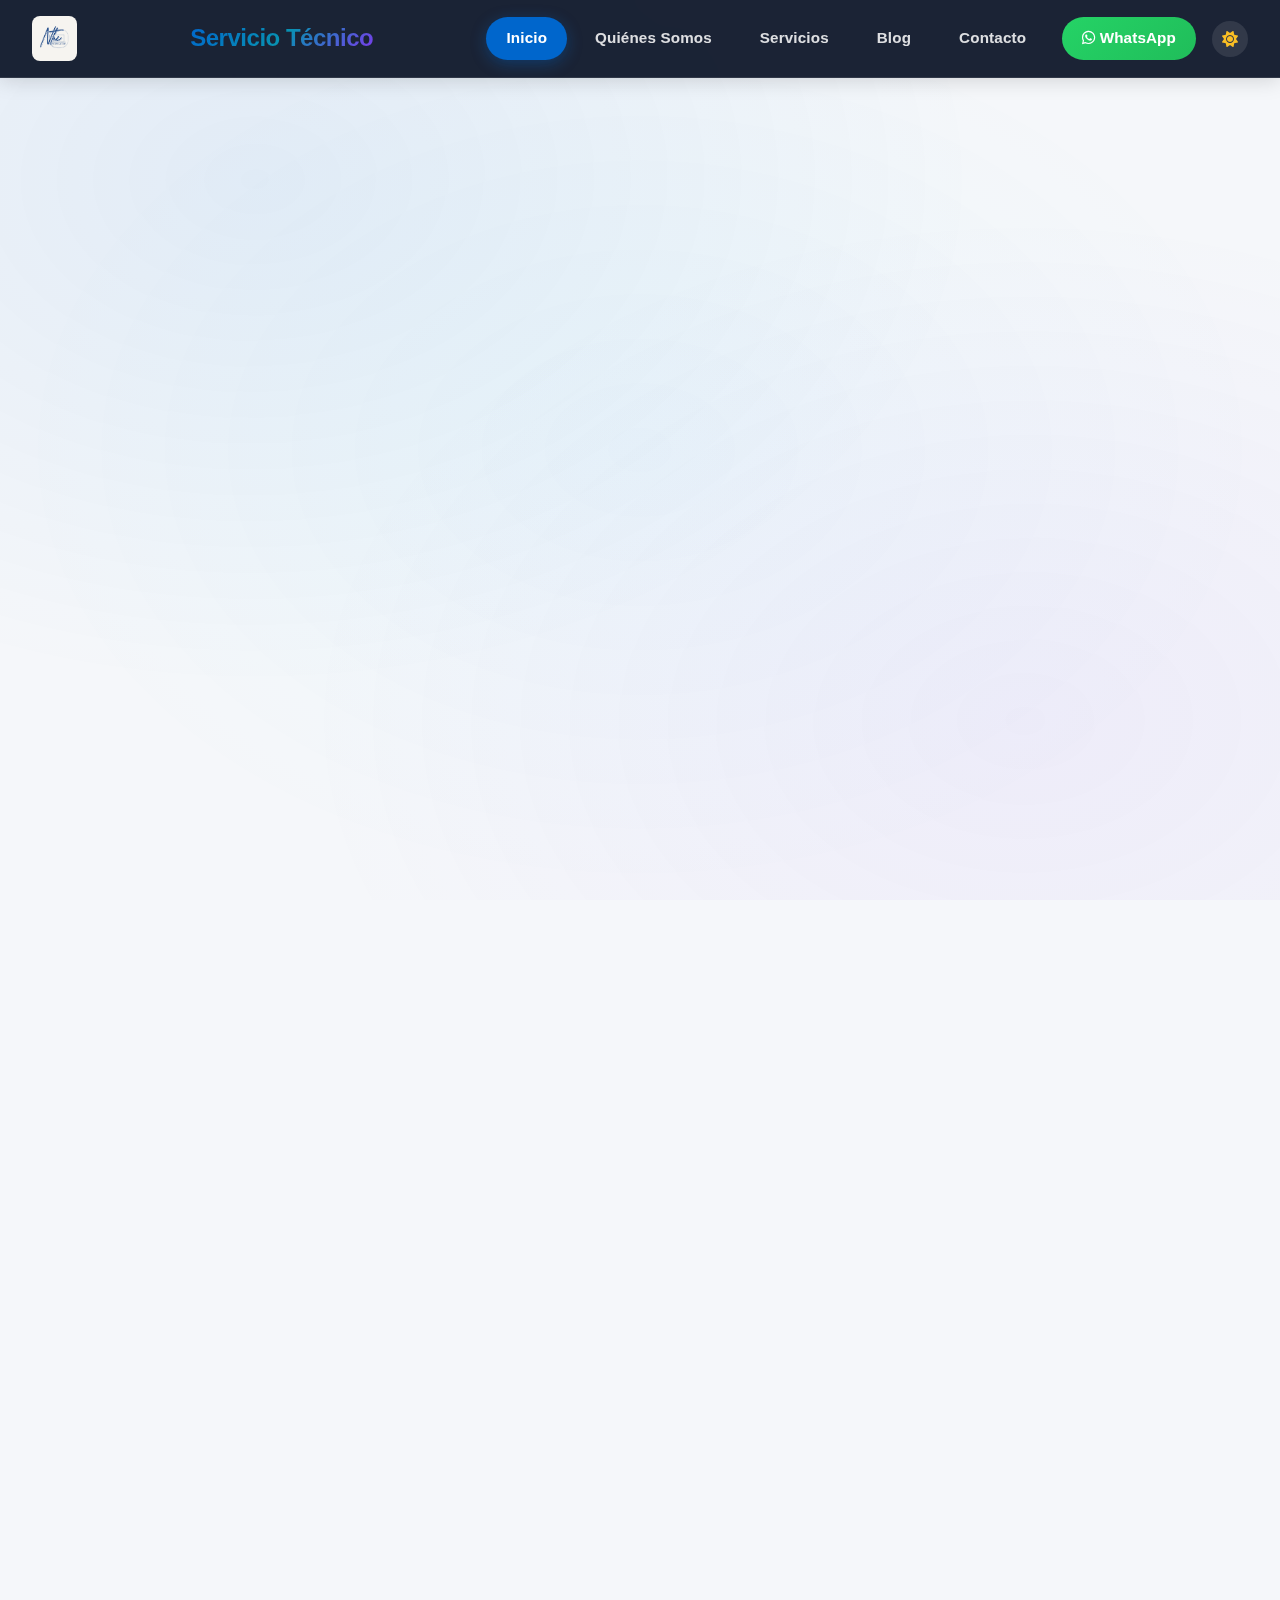
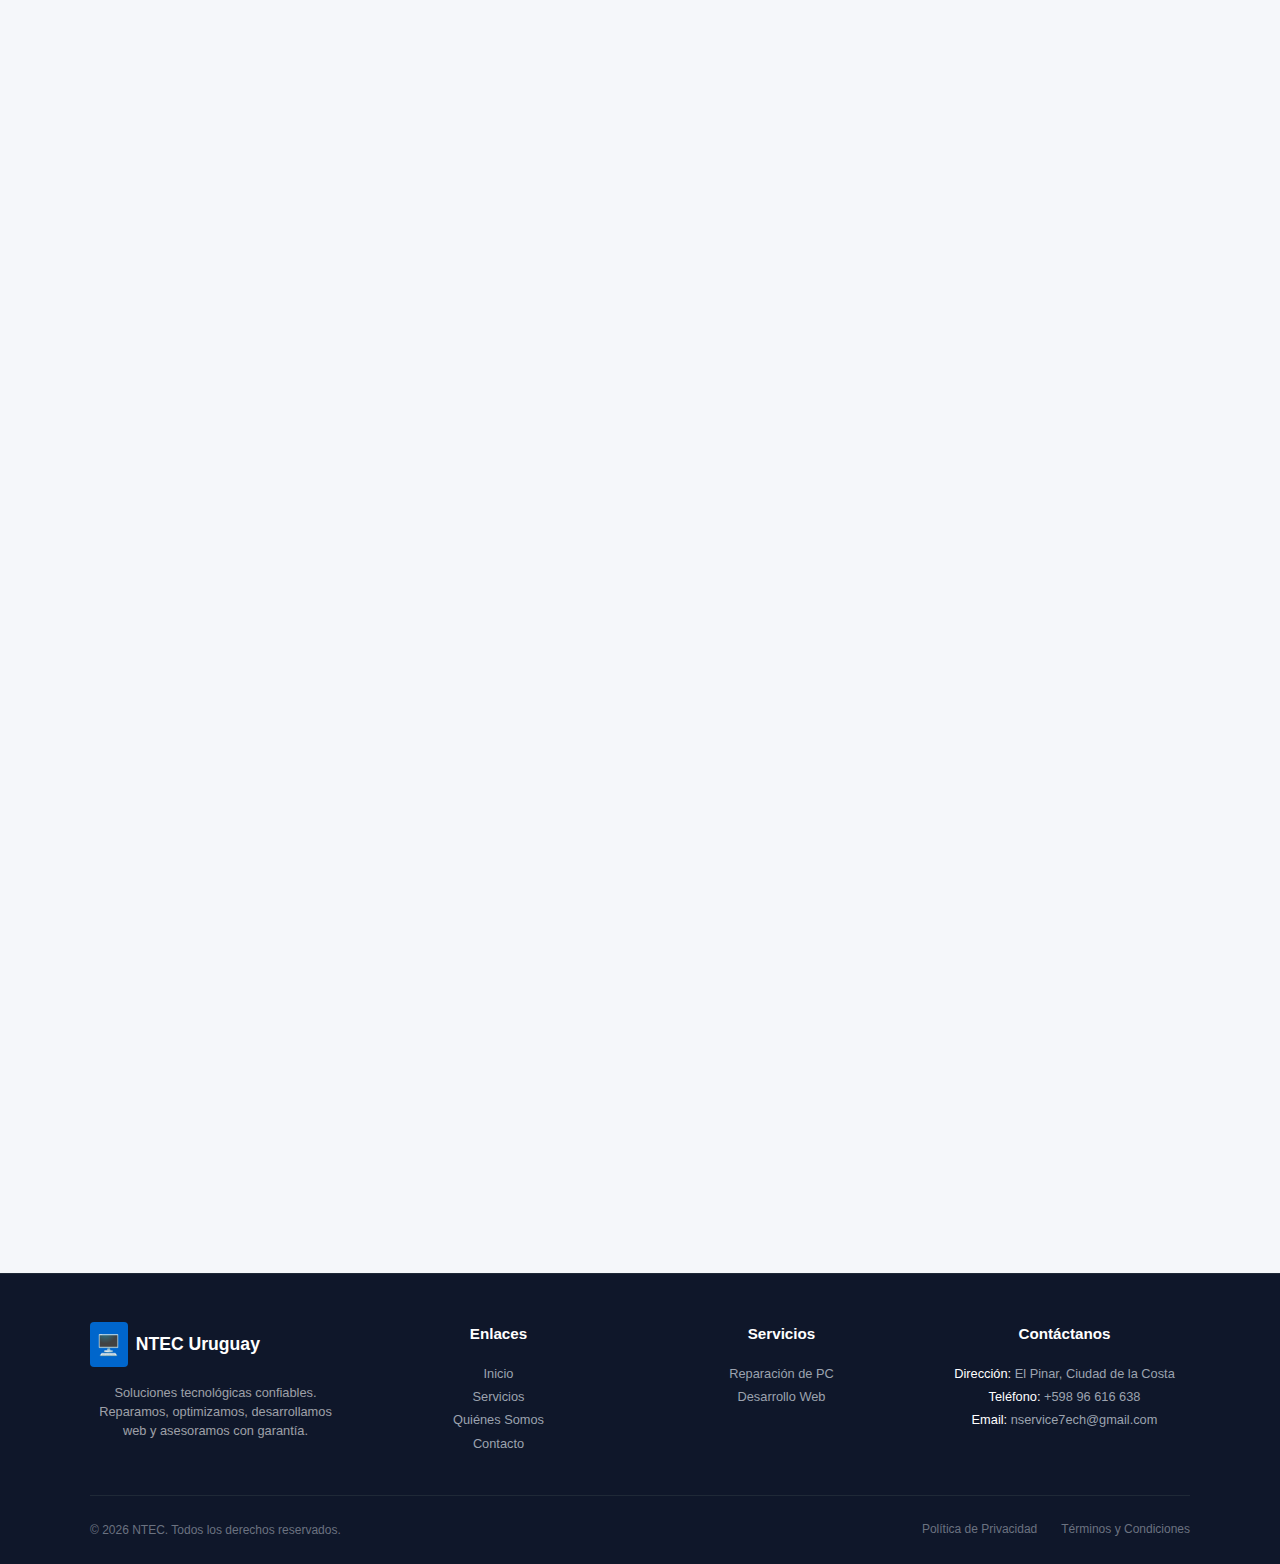
<file: index.html>
<!DOCTYPE html>
<html lang="es">
<head>
    <meta charset="UTF-8">
    <meta name="viewport" content="width=device-width, initial-scale=1.0">
    <title>NTEC - Servicio Técnico Profesional | Reparación de Computadoras y Desarrollo Web</title>
    <meta name="description" content="NTEC - Expertos en reparación de computadoras y desarrollo web. Servicio técnico profesional con garantía. ¡Contáctanos!">
    <link rel="stylesheet" href="theme.css">
    <link rel="stylesheet" href="https://cdnjs.cloudflare.com/ajax/libs/font-awesome/6.4.0/css/all.min.css">
    <link rel="icon" href="data:image/svg+xml,<svg xmlns=%22http://www.w3.org/2000/svg%22 viewBox=%220 0 100 100%22><text y=%22.9em%22 font-size=%2290%22>🖥️</text></svg>">
    <style>
        /* Animación de fondo dinámico */
        @keyframes gradientMove {
            0% { background-position: 0% 50%; }
            50% { background-position: 100% 50%; }
            100% { background-position: 0% 50%; }
        }
        
        .animated-bg {
            background: linear-gradient(-45deg, #0a2540, #0f3460, #1a5276, #0a2540);
            background-size: 400% 400%;
            animation: gradientMove 15s ease infinite;
        }
        
        .animated-bg-soft {
            background: linear-gradient(-45deg, #0066cc, #0a2540, #0066cc);
            background-size: 300% 300%;
            animation: gradientMove 10s ease infinite;
        }
        
        @keyframes fadeInUp {
            from {
                opacity: 0;
                transform: translateY(40px);
            }
            to {
                opacity: 1;
                transform: translateY(0);
            }
        }
        
        .animate-on-scroll {
            opacity: 0;
            transform: translateY(40px);
            transition: opacity 0.6s ease-out, transform 0.6s ease-out;
        }
        
        .animate-on-scroll.visible {
            animation: fadeInUp 0.6s ease-out forwards;
        }
        
        /* Partículas flotantes */
        .particles {
            position: fixed;
            top: 0;
            left: 0;
            width: 100%;
            height: 100%;
            pointer-events: none;
            z-index: -1;
            overflow: hidden;
        }
        
        .particle {
            position: absolute;
            width: 4px;
            height: 4px;
            background: rgba(255, 255, 255, 0.1);
            border-radius: 50%;
            animation: float 20s infinite;
        }
        
        .particle:nth-child(1) { left: 10%; animation-delay: 0s; animation-duration: 25s; }
        .particle:nth-child(2) { left: 20%; animation-delay: 2s; animation-duration: 20s; }
        .particle:nth-child(3) { left: 30%; animation-delay: 4s; animation-duration: 22s; }
        .particle:nth-child(4) { left: 40%; animation-delay: 6s; animation-duration: 18s; }
        .particle:nth-child(5) { left: 50%; animation-delay: 8s; animation-duration: 24s; }
        .particle:nth-child(6) { left: 60%; animation-delay: 10s; animation-duration: 21s; }
        .particle:nth-child(7) { left: 70%; animation-delay: 12s; animation-duration: 19s; }
        .particle:nth-child(8) { left: 80%; animation-delay: 14s; animation-duration: 23s; }
        .particle:nth-child(9) { left: 90%; animation-delay: 16s; animation-duration: 17s; }
        .particle:nth-child(10) { left: 15%; animation-delay: 1s; animation-duration: 26s; }
        .particle:nth-child(11) { left: 35%; animation-delay: 3s; animation-duration: 20s; }
        .particle:nth-child(12) { left: 55%; animation-delay: 5s; animation-duration: 22s; }
        .particle:nth-child(13) { left: 75%; animation-delay: 7s; animation-duration: 18s; }
        .particle:nth-child(14) { left: 85%; animation-delay: 9s; animation-duration: 24s; }
        .particle:nth-child(15) { left: 25%; animation-delay: 11s; animation-duration: 21s; }
        
        @keyframes float {
            0% {
                transform: translateY(100vh) rotate(0deg);
                opacity: 0;
            }
            10% {
                opacity: 0.5;
            }
            90% {
                opacity: 0.5;
            }
            100% {
                transform: translateY(-100vh) rotate(720deg);
                opacity: 0;
            }
        }
        
        /* Responsive Hero Section */
        @media (max-width: 900px) {
            .hero-grid {
                grid-template-columns: 1fr !important;
                gap: 2rem !important;
                text-align: center;
            }
            .hero-content {
                text-align: center !important;
            }
            .hero-image {
                order: -1;
                max-width: 350px;
                margin: 0 auto;
            }
        }
        
        @media (max-width: 600px) {
            .hero-section {
                min-height: auto !important;
                padding: 2rem 1rem !important;
            }
            .hero-content h1 {
                font-size: 1.75rem !important;
            }
        }
        
        /* Responsive Laptop Visual */
        @media (max-width: 700px) {
            .laptop-visual {
                width: 100% !important;
                max-width: 400px;
            }
        }
        
        /* Responsive Benefits Grid */
        @media (max-width: 900px) {
            .benefits-grid {
                grid-template-columns: 1fr !important;
                gap: 2rem !important;
            }
            .benefits-grid > div:last-child {
                margin-left: auto !important;
                margin-right: auto !important;
            }
        }
        
        @media (max-width: 500px) {
            .benefits-cards {
                grid-template-columns: 1fr !important;
            }
        }
        
        /* Responsive Process Grid */
        @media (max-width: 768px) {
            .process-grid {
                grid-template-columns: repeat(2, 1fr) !important;
            }
        }
        
        @media (max-width: 480px) {
            .hero-content h1 {
                font-size: 1.5rem !important;
            }
            .hero-content p {
                font-size: 0.9rem !important;
            }
            .hero-section {
                padding: 1.5rem 1rem !important;
            }
            .process-grid {
                grid-template-columns: 1fr !important;
            }
        }
    </style>
</head>
<body style="background: #f5f7fa;">
    
    <!-- Partículas flotantes -->
    <div class="particles">
        <div class="particle"></div>
        <div class="particle"></div>
        <div class="particle"></div>
        <div class="particle"></div>
        <div class="particle"></div>
        <div class="particle"></div>
        <div class="particle"></div>
        <div class="particle"></div>
        <div class="particle"></div>
        <div class="particle"></div>
        <div class="particle"></div>
        <div class="particle"></div>
        <div class="particle"></div>
        <div class="particle"></div>
        <div class="particle"></div>
    </div>
    
    <header>
        <div class="logo-img"><img src="Ntec (3).png" alt="NTEC"></div>
        <h1>Servicio Técnico</h1>
        <nav>
            <a href="index.html" class="active">Inicio</a>
            <a href="quienes-somos.html">Quiénes Somos</a>
            <a href="servicios.html">Servicios</a>
            <a href="blog.html">Blog</a>
            <a href="contacto.html">Contacto</a>
            <a href="https://wa.me/59896616638" target="_blank" class="whatsapp-link">
                <i class="fab fa-whatsapp"></i> WhatsApp
            </a>
            <button class="dark-mode-toggle" onclick="toggleDarkMode()" aria-label="Cambiar modo oscuro">
                <i class="fas fa-sun sun-icon"></i>
                <i class="fas fa-moon moon-icon"></i>
            </button>
        </nav>
    </header>

    <!-- HERO SECTION -->
    <section class="animate-on-scroll hero-section" style="background: #0a2540; position: relative; min-height: 600px; display: flex; align-items: center; justify-content: center; padding: 4rem 2rem;">
        <div class="hero-grid" style="max-width: 1200px; width: 100%; display: grid; grid-template-columns: 1fr 1fr; gap: 4rem; align-items: center;">
            <!-- Contenido izquierdo -->
            <div class="hero-content" style="text-align: left;">
                <div style="display: inline-block; background: rgba(0, 102, 204, 0.2); color: #60a5fa; padding: 0.5rem 1rem; border-radius: 4px; font-weight: 600; font-size: 0.85rem; margin-bottom: 1.25rem; border: 1px solid rgba(0, 102, 204, 0.3);">
                    📍 El Pinar, Ciudad de la Costa
                </div>
                <h1 style="font-size: 2.5rem; font-weight: 700; margin-bottom: 1rem; color: white; line-height: 1.2; letter-spacing: -0.01em;">
                    Servicio Técnico & Desarrollo Web
                </h1>
                <p style="font-size: 1.15rem; color: rgba(255, 255, 255, 0.8); margin-bottom: 0.5rem; font-weight: 500;">Reparación de computadoras y dispositivos electrónicos</p>
                <p style="font-size: 1rem; color: rgba(255, 255, 255, 0.6); margin-bottom: 1.5rem;">Diseño y desarrollo web profesional. Expertos en laptops, PCs y todas las marcas con diagnóstico sin costo.</p>
                <div style="display: flex; gap: 1rem; flex-wrap: wrap; margin-bottom: 1.25rem;">
                    <a href="contacto.html" style="display: inline-flex; align-items: center; gap: 8px; background: #0066cc; color: white; padding: 0.85rem 1.75rem; border-radius: 4px; text-decoration: none; font-weight: 600; font-size: 0.95rem; transition: background 0.2s;" onmouseover="this.style.background='#0052a3'" onmouseout="this.style.background='#0066cc'">
                        <span>📅</span> Agendar Consulta
                    </a>
                    <a href="https://wa.me/59896616638" target="_blank" style="display: inline-flex; align-items: center; gap: 8px; background: transparent; color: white; padding: 0.85rem 1.5rem; border-radius: 4px; text-decoration: none; font-weight: 600; font-size: 0.95rem; border: 1px solid rgba(255, 255, 255, 0.3); transition: all 0.3s;" onmouseover="this.style.background='rgba(255,255,255,0.1)'; this.style.transform='translateY(-2px)'" onmouseout="this.style.background='transparent'; this.style.transform='translateY(0)'">
                        <i class="fab fa-whatsapp"></i> WhatsApp
                    </a>
                </div>
                <div style="display: flex; gap: 1.5rem; flex-wrap: wrap; color: rgba(255, 255, 255, 0.7); font-size: 0.85rem;">
                    <span style="display: flex; align-items: center; gap: 5px;">✓ Diagnóstico Sin Costo</span>
                    <span style="display: flex; align-items: center; gap: 5px;">✓ Garantía Escrita</span>
                    <span style="display: flex; align-items: center; gap: 5px;">✓ Desarrollo Web</span>
                </div>
            </div>
            <!-- Imagen derecha -->
            <div class="hero-image" style="position: relative;">
                <div style="background: #0066cc; padding: 6px; border-radius: 8px;">
                    <img src="tecnico-reparando.avif" alt="Técnico reparando computadora" style="width: 100%; height: auto; max-height: 320px; object-fit: cover; border-radius: 4px; display: block;">
                </div>
            </div>
        </div>
    </section>

    <!-- Servicios Destacados -->
    <section class="animate-on-scroll" style="padding: 4rem 2rem; background: white;">
        <div style="max-width: 1100px; margin: 0 auto; text-align: center;">
            <h2 style="font-size: 2rem; margin-bottom: 0.75rem; color: #1a1a2e; font-weight: 700;">Nuestros Servicios</h2>
            <p style="font-size: 1rem; color: #64748b; max-width: 700px; margin: 0 auto 2.5rem; line-height: 1.6;">
                Soluciones profesionales para todo tipo de problemas informáticos y desarrollo web.
            </p>
            
            <div style="display: flex; align-items: center; justify-content: center; gap: 3rem; flex-wrap: wrap;">
                <!-- Laptop detallada -->
                <div class="laptop-visual" style="position: relative; width: 580px;">
                    <!-- Laptop lid/opening -->
                    <div style="background: linear-gradient(145deg, #2d3748 0%, #1a202c 100%); border-radius: 12px 12px 0 0; padding: 10px 10px 0 10px; position: relative;">
                        <!-- Camera notch -->
                        <div style="position: absolute; top: 4px; left: 50%; transform: translateX(-50%); width: 8px; height: 8px; background: #4a5568; border-radius: 50%;"></div>
                        <!-- Screen bezel -->
                        <div style="background: #0f172a; border-radius: 6px 6px 0 0; padding: 8px; position: relative;">
                            <!-- Inner screen -->
                            <div style="background: linear-gradient(180deg, #0a2540 0%, #1e3a5f 100%); border-radius: 4px; overflow: hidden;">
                                <!-- Slider services -->
                                <div style="position: relative; overflow: hidden; height: 300px;">
                                    <div id="services-slider" style="display: flex; transition: transform 0.5s ease;">
                                        <!-- Servicio 1 -->
                                        <div style="min-width: 100%; text-align: center; padding: 2rem 1.5rem 1rem;">
                                            <div style="width: 70px; height: 70px; background: rgba(0,102,204,0.2); border-radius: 50%; display: flex; align-items: center; justify-content: center; margin: 0 auto 1rem;">
                                                <span style="font-size: 2.5rem;">🔧</span>
                                            </div>
                                            <h3 style="color: white; margin-bottom: 0.75rem; font-size: 1.4rem; font-weight: 700;">Reparación de Hardware</h3>
                                            <p style="color: rgba(255,255,255,0.8); font-size: 0.95rem; line-height: 1.6; margin-bottom: 1rem;">Diagnóstico y reemplazo de componentes dañados</p>
                                            <div style="display: flex; justify-content: center; gap: 1rem; flex-wrap: wrap; margin-top: 1rem;">
                                                <span style="background: rgba(255,255,255,0.1); padding: 0.3rem 0.75rem; border-radius: 20px; color: white; font-size: 0.8rem;">Pantallas</span>
                                                <span style="background: rgba(255,255,255,0.1); padding: 0.3rem 0.75rem; border-radius: 20px; color: white; font-size: 0.8rem;">Teclados</span>
                                                <span style="background: rgba(255,255,255,0.1); padding: 0.3rem 0.75rem; border-radius: 20px; color: white; font-size: 0.8rem;">Discos Duros</span>
                                            </div>
                                        </div>
                                        <!-- Servicio 2 -->
                                        <div style="min-width: 100%; text-align: center; padding: 2rem 1.5rem 1rem;">
                                            <div style="width: 70px; height: 70px; background: rgba(0,102,204,0.2); border-radius: 50%; display: flex; align-items: center; justify-content: center; margin: 0 auto 1rem;">
                                                <span style="font-size: 2.5rem;">🛡️</span>
                                            </div>
                                            <h3 style="color: white; margin-bottom: 0.75rem; font-size: 1.4rem; font-weight: 700;">Eliminación de Virus</h3>
                                            <p style="color: rgba(255,255,255,0.8); font-size: 0.95rem; line-height: 1.6; margin-bottom: 1rem;">Limpieza profunda de malware y spyware</p>
                                            <div style="display: flex; justify-content: center; gap: 1rem; flex-wrap: wrap; margin-top: 1rem;">
                                                <span style="background: rgba(255,255,255,0.1); padding: 0.3rem 0.75rem; border-radius: 20px; color: white; font-size: 0.8rem;">Antivirus</span>
                                                <span style="background: rgba(255,255,255,0.1); padding: 0.3rem 0.75rem; border-radius: 20px; color: white; font-size: 0.8rem;">Malware</span>
                                                <span style="background: rgba(255,255,255,0.1); padding: 0.3rem 0.75rem; border-radius: 20px; color: white; font-size: 0.8rem;">Protección</span>
                                            </div>
                                        </div>
                                        <!-- Servicio 3 -->
                                        <div style="min-width: 100%; text-align: center; padding: 2rem 1.5rem 1rem;">
                                            <div style="width: 70px; height: 70px; background: rgba(0,102,204,0.2); border-radius: 50%; display: flex; align-items: center; justify-content: center; margin: 0 auto 1rem;">
                                                <span style="font-size: 2.5rem;">💿</span>
                                            </div>
                                            <h3 style="color: white; margin-bottom: 0.75rem; font-size: 1.4rem; font-weight: 700;">Instalación de Software</h3>
                                            <p style="color: rgba(255,255,255,0.8); font-size: 0.95rem; line-height: 1.6; margin-bottom: 1rem;">Configuración completa de sistemas y programas</p>
                                            <div style="display: flex; justify-content: center; gap: 1rem; flex-wrap: wrap; margin-top: 1rem;">
                                                <span style="background: rgba(255,255,255,0.1); padding: 0.3rem 0.75rem; border-radius: 20px; color: white; font-size: 0.8rem;">Windows</span>
                                                <span style="background: rgba(255,255,255,0.1); padding: 0.3rem 0.75rem; border-radius: 20px; color: white; font-size: 0.8rem;">Office</span>
                                                <span style="background: rgba(255,255,255,0.1); padding: 0.3rem 0.75rem; border-radius: 20px; color: white; font-size: 0.8rem;">Drivers</span>
                                            </div>
                                        </div>
                                        <!-- Servicio 4 -->
                                        <div style="min-width: 100%; text-align: center; padding: 2rem 1.5rem 1rem;">
                                            <div style="width: 70px; height: 70px; background: rgba(0,102,204,0.2); border-radius: 50%; display: flex; align-items: center; justify-content: center; margin: 0 auto 1rem;">
                                                <span style="font-size: 2.5rem;">🌐</span>
                                            </div>
                                            <h3 style="color: white; margin-bottom: 0.75rem; font-size: 1.4rem; font-weight: 700;">Desarrollo Web</h3>
                                            <p style="color: rgba(255,255,255,0.8); font-size: 0.95rem; line-height: 1.6; margin-bottom: 1rem;">Páginas web profesionales y tiendas online</p>
                                            <div style="display: flex; justify-content: center; gap: 1rem; flex-wrap: wrap; margin-top: 1rem;">
                                                <span style="background: rgba(255,255,255,0.1); padding: 0.3rem 0.75rem; border-radius: 20px; color: white; font-size: 0.8rem;">Diseño Web</span>
                                                <span style="background: rgba(255,255,255,0.1); padding: 0.3rem 0.75rem; border-radius: 20px; color: white; font-size: 0.8rem;">SEO</span>
                                                <span style="background: rgba(255,255,255,0.1); padding: 0.3rem 0.75rem; border-radius: 20px; color: white; font-size: 0.8rem;">Tiendas Online</span>
                                            </div>
                                        </div>
                                    </div>
                                    <!-- Dots de navegación -->
                                    <div style="display: flex; justify-content: center; gap: 10px; padding: 1rem;">
                                        <span class="service-dot active" onclick="changeService(0)" style="width: 12px; height: 12px; background: #0066cc; border-radius: 50%; cursor: pointer; display: inline-block; transition: background 0.3s;"></span>
                                        <span class="service-dot" onclick="changeService(1)" style="width: 12px; height: 12px; background: rgba(255,255,255,0.4); border-radius: 50%; cursor: pointer; display: inline-block; transition: background 0.3s;"></span>
                                        <span class="service-dot" onclick="changeService(2)" style="width: 12px; height: 12px; background: rgba(255,255,255,0.4); border-radius: 50%; cursor: pointer; display: inline-block; transition: background 0.3s;"></span>
                                        <span class="service-dot" onclick="changeService(3)" style="width: 12px; height: 12px; background: rgba(255,255,255,0.4); border-radius: 50%; cursor: pointer; display: inline-block; transition: background 0.3s;"></span>
                                    </div>
                                </div>
                            </div>
                        </div>
                    </div>
                    <!-- Laptop base -->
                    <div style="background: linear-gradient(180deg, #2d3748 0%, #1a202c 100%); height: 16px; border-radius: 0 0 8px 8px; position: relative;">
                        <!-- Trackpad -->
                        <div style="position: absolute; bottom: 3px; left: 50%; transform: translateX(-50%); width: 100px; height: 6px; background: #1a202c; border-radius: 2px;"></div>
                    </div>
                    <!-- Keyboard hints -->
                    <div style="background: linear-gradient(180deg, #2d3748 0%, #1a202c 100%); height: 8px; margin-top: 2px; border-radius: 0 0 12px 12px; display: flex; justify-content: center; gap: 3px;">
                        <div style="width: 4px; height: 4px; background: #4a5568; border-radius: 1px;"></div>
                        <div style="width: 4px; height: 4px; background: #4a5568; border-radius: 1px;"></div>
                        <div style="width: 4px; height: 4px; background: #4a5568; border-radius: 1px;"></div>
                        <div style="width: 4px; height: 4px; background: #4a5568; border-radius: 1px;"></div>
                        <div style="width: 4px; height: 4px; background: #4a5568; border-radius: 1px;"></div>
                    </div>
                </div>
                
                <!-- Botón -->
                <div>
                    <a href="contacto.html" style="display: inline-flex; align-items: center; gap: 8px; background: #0066cc; color: white; padding: 0.85rem 1.75rem; border-radius: 4px; text-decoration: none; font-weight: 600; font-size: 0.95rem; transition: background 0.2s;" onmouseover="this.style.background='#0052a3'" onmouseout="this.style.background='#0066cc'">
                        <span>📅</span> Ver Todos los Servicios
                    </a>
                </div>
            </div>
        </div>
    </section>

    <!-- Beneficios -->
    <section class="animate-on-scroll" style="padding: 4rem 2rem; background: #0a2540;">
        <div style="max-width: 1100px; margin: 0 auto;">
            <div class="benefits-grid" style="display: grid; grid-template-columns: 1fr 1fr; gap: 4rem; align-items: start;">
                <!-- Columna izquierda -->
                <div>
                    <h2 style="font-size: 1.75rem; font-weight: 700; margin-bottom: 1rem; color: white; line-height: 1.3;">
                        ¿Por qué elegir NTEC?
                    </h2>
                    <p style="font-size: 1rem; color: rgba(255, 255, 255, 0.7); margin-bottom: 2rem; line-height: 1.6;">
                        Nos diferenciamos por la transparencia y la rapidez. No te cobraremos por cosas que no necesitas y te explicaremos el problema claramente.
                    </p>
                    
                    <div class="benefits-cards" style="display: grid; grid-template-columns: 1fr 1fr; gap: 1rem;">
                        <!-- Garantía -->
                        <div class="benefit-card" style="background: rgba(255, 255, 255, 0.05); padding: 1.25rem; border-radius: 6px; border: 1px solid rgba(255, 255, 255, 0.1); transition: all 0.3s; cursor: pointer;" onmouseover="this.style.background='rgba(0,102,204,0.2)'; this.style.borderColor='#0066cc'; this.style.transform='translateY(-5px)'" onmouseout="this.style.background='rgba(255,255,255,0.05)'; this.style.borderColor='rgba(255,255,255,0.1)'; this.style.transform='translateY(0)'">
                            <div style="font-size: 1.5rem; margin-bottom: 0.5rem; color: #0066cc;">✓</div>
                            <h4 style="font-size: 0.95rem; font-weight: 600; color: white; margin-bottom: 0.5rem;">Garantía Asegurada</h4>
                            <p style="font-size: 0.8rem; color: rgba(255, 255, 255, 0.6); margin: 0; line-height: 1.5;">
                                Todas nuestras reparaciones cuentan con 90 días de garantía por escrito.
                            </p>
                        </div>
                        
                        <!-- Diagnóstico -->
                        <div class="benefit-card" style="background: rgba(255, 255, 255, 0.05); padding: 1.25rem; border-radius: 6px; border: 1px solid rgba(255, 255, 255, 0.1); transition: all 0.3s; cursor: pointer;" onmouseover="this.style.background='rgba(0,102,204,0.2)'; this.style.borderColor='#0066cc'; this.style.transform='translateY(-5px)'" onmouseout="this.style.background='rgba(255,255,255,0.05)'; this.style.borderColor='rgba(255,255,255,0.1)'; this.style.transform='translateY(0)'">
                            <div style="font-size: 1.5rem; margin-bottom: 0.5rem; color: #0066cc;">✓</div>
                            <h4 style="font-size: 0.95rem; font-weight: 600; color: white; margin-bottom: 0.5rem;">Diagnóstico Sin Costo</h4>
                            <p style="font-size: 0.8rem; color: rgba(255, 255, 255, 0.6); margin: 0; line-height: 1.5;">
                                Revisamos tu equipo sin costo antes de cualquier reparación.
                            </p>
                        </div>
                        
                        <!-- Atención Rápida -->
                        <div class="benefit-card" style="background: rgba(255, 255, 255, 0.05); padding: 1.25rem; border-radius: 6px; border: 1px solid rgba(255, 255, 255, 0.1); transition: all 0.3s; cursor: pointer;" onmouseover="this.style.background='rgba(0,102,204,0.2)'; this.style.borderColor='#0066cc'; this.style.transform='translateY(-5px)'" onmouseout="this.style.background='rgba(255,255,255,0.05)'; this.style.borderColor='rgba(255,255,255,0.1)'; this.style.transform='translateY(0)'">
                            <div style="font-size: 1.5rem; margin-bottom: 0.5rem; color: #0066cc;">✓</div>
                            <h4 style="font-size: 0.95rem; font-weight: 600; color: white; margin-bottom: 0.5rem;">Atención Rápida</h4>
                            <p style="font-size: 0.8rem; color: rgba(255, 255, 255, 0.6); margin: 0; line-height: 1.5;">
                                La mayoría de las reparaciones se completan en 24-48 horas.
                            </p>
                        </div>
                        
                        <!-- Servicio Local -->
                        <div class="benefit-card" style="background: rgba(255, 255, 255, 0.05); padding: 1.25rem; border-radius: 6px; border: 1px solid rgba(255, 255, 255, 0.1); transition: all 0.3s; cursor: pointer;" onmouseover="this.style.background='rgba(0,102,204,0.2)'; this.style.borderColor='#0066cc'; this.style.transform='translateY(-5px)'" onmouseout="this.style.background='rgba(255,255,255,0.05)'; this.style.borderColor='rgba(255,255,255,0.1)'; this.style.transform='translateY(0)'">
                            <div style="font-size: 1.5rem; margin-bottom: 0.5rem; color: #0066cc;">✓</div>
                            <h4 style="font-size: 0.95rem; font-weight: 600; color: white; margin-bottom: 0.5rem;">Servicio Local</h4>
                            <p style="font-size: 0.8rem; color: rgba(255, 255, 255, 0.6); margin: 0; line-height: 1.5;">
                                Expertos locales en Ciudad de la Costa con retiro a domicilio.
                            </p>
                        </div>
                    </div>
                </div>
                
                <!-- Columna derecha - Tarjeta blanca -->
                <div style="background: white; padding: 2rem; border-radius: 8px; box-shadow: 0 4px 20px rgba(0, 0, 0, 0.15); max-width: 400px; margin-left: auto; transition: all 0.3s;" onmouseover="this.style.transform='translateY(-5px)'; this.style.boxShadow='0 8px 30px rgba(0,0,0,0.2)'" onmouseout="this.style.transform='translateY(0)'; this.style.boxShadow='0 4px 20px rgba(0,0,0,0.15)'">
                    <h3 style="font-size: 1.25rem; font-weight: 700; color: #1a1a2e; margin-bottom: 0.75rem; text-align: center;">
                        ¿Tu PC está lenta?
                    </h3>
                    <p style="color: #64748b; text-align: center; margin-bottom: 1.25rem; font-size: 0.9rem;">
                        Agenda una revisión hoy mismo y recupera la velocidad de tu equipo.
                    </p>
                    <ul style="list-style: none; margin-bottom: 1.25rem; font-size: 0.9rem; color: #1a1a2e; line-height: 1.8;">
                        <li style="display: flex; align-items: center; gap: 0.5rem;">
                            <span style="color: #0066cc;">✓</span> Optimización de sistema operativo
                        </li>
                        <li style="display: flex; align-items: center; gap: 0.5rem;">
                            <span style="color: #0066cc;">✓</span> Eliminación de archivos basura
                        </li>
                        <li style="display: flex; align-items: center; gap: 0.5rem;">
                            <span style="color: #0066cc;">✓</span> Actualización de drivers
                        </li>
                    </ul>
                    <a href="contacto.html" style="display: block; width: 100%; background: #0066cc; color: white; text-align: center; padding: 0.75rem; border-radius: 4px; text-decoration: none; font-weight: 600; font-size: 0.9rem; transition: all 0.2s;" onmouseover="this.style.background='#0052a3'; this.style.transform='scale(1.02)'" onmouseout="this.style.background='#0066cc'; this.style.transform='scale(1)'">
                        Solicitar Presupuesto
                    </a>
                </div>
            </div>
        </div>
    </section>

    <!-- Proceso de Trabajo -->
    <section class="animate-on-scroll" style="padding: 4rem 2rem; background: #f8fafc;">
        <div style="max-width: 1100px; margin: 0 auto;">
            <div style="text-align: center; margin-bottom: 2.5rem;">
                <h2 style="font-size: 1.75rem; font-weight: 700; margin-bottom: 0.5rem; color: #1a1a2e; line-height: 1.3;">
                    ¿Cómo Trabajamos?
                </h2>
                <p style="font-size: 1rem; color: #64748b; max-width: 600px; margin: 0 auto; line-height: 1.6;">
                    Proceso simple, transparente y sin complicaciones
                </p>
            </div>
            
            <div class="process-grid" style="display: grid; grid-template-columns: repeat(4, 1fr); gap: 1.5rem;">
                <!-- Paso 1 -->
                <div style="text-align: center;">
                    <div style="width: 60px; height: 60px; background: #0066cc; border-radius: 50%; display: flex; align-items: center; justify-content: center; margin: 0 auto 1rem;">
                        <span style="font-size: 1.25rem; font-weight: 700; color: white;">1</span>
                    </div>
                    <h4 style="font-size: 1rem; color: #1a1a2e; margin-bottom: 0.5rem; font-weight: 600;">Diagnóstico</h4>
                    <p style="color: #64748b; font-size: 0.85rem; line-height: 1.5; margin: 0;">Trae tu equipo o contáctanos. Realizamos un análisis completo.</p>
                </div>
                
                <!-- Paso 2 -->
                <div style="text-align: center;">
                    <div style="width: 60px; height: 60px; background: #0066cc; border-radius: 50%; display: flex; align-items: center; justify-content: center; margin: 0 auto 1rem;">
                        <span style="font-size: 1.25rem; font-weight: 700; color: white;">2</span>
                    </div>
                    <h4 style="font-size: 1rem; color: #1a1a2e; margin-bottom: 0.5rem; font-weight: 600;">Presupuesto</h4>
                    <p style="color: #64748b; font-size: 0.85rem; line-height: 1.5; margin: 0;">Te enviamos un presupuesto detallado con costo exacto.</p>
                </div>
                
                <!-- Paso 3 -->
                <div style="text-align: center;">
                    <div style="width: 60px; height: 60px; background: #0066cc; border-radius: 50%; display: flex; align-items: center; justify-content: center; margin: 0 auto 1rem;">
                        <span style="font-size: 1.25rem; font-weight: 700; color: white;">3</span>
                    </div>
                    <h4 style="font-size: 1rem; color: #1a1a2e; margin-bottom: 0.5rem; font-weight: 600;">Reparación</h4>
                    <p style="color: #64748b; font-size: 0.85rem; line-height: 1.5; margin: 0;">Reparamos tu equipo usando repuestos de calidad.</p>
                </div>
                
                <!-- Paso 4 -->
                <div style="text-align: center;">
                    <div style="width: 60px; height: 60px; background: #0066cc; border-radius: 50%; display: flex; align-items: center; justify-content: center; margin: 0 auto 1rem;">
                        <span style="font-size: 1.25rem; font-weight: 700; color: white;">4</span>
                    </div>
                    <h4 style="font-size: 1rem; color: #1a1a2e; margin-bottom: 0.5rem; font-weight: 600;">Entrega</h4>
                    <p style="color: #64748b; font-size: 0.85rem; line-height: 1.5; margin: 0;">Te notificamos cuando esté listo. Lo retiras funcionando.</p>
                </div>
            </div>
            
            <div style="text-align: center; margin-top: 2rem;">
                <a href="contacto.html" style="display: inline-flex; align-items: center; gap: 8px; background: #0066cc; color: white; padding: 0.75rem 1.5rem; border-radius: 4px; text-decoration: none; font-weight: 600; font-size: 0.9rem; transition: background 0.2s;" onmouseover="this.style.background='#0052a3'" onmouseout="this.style.background='#0066cc'">
                    <span>📅</span> Contactar Ahora
                </a>
            </div>
        </div>
    </section>

    <!-- CTA Section -->
    <section class="animate-on-scroll" style="background: #1a1a2e; color: white; padding: 3.5rem 2rem; text-align: center;">
        <h2 style="font-size: 1.5rem; font-weight: 700; margin-bottom: 0.75rem; color: white;">¿Aún tienes dudas sobre tu equipo?</h2>
        <p style="color: rgba(255, 255, 255, 0.7); margin-bottom: 1.5rem; font-size: 0.95rem;">Contáctanos ahora y recibe tu diagnóstico gratuito sin compromiso</p>
        <a href="contacto.html" style="display: inline-flex; align-items: center; gap: 8px; background: #0066cc; color: white; padding: 0.75rem 1.5rem; border-radius: 4px; text-decoration: none; font-weight: 600; font-size: 0.9rem; transition: all 0.3s;" onmouseover="this.style.background='#0052a3'; this.style.transform='translateY(-2px)'" onmouseout="this.style.background='#0066cc'; this.style.transform='translateY(0)'">
            <i class="fab fa-whatsapp"></i> Escríbenos por WhatsApp
        </a>
    </section>

    <!-- Métodos de Pago -->
    <section class="animate-on-scroll" style="padding: 3rem 2rem; background: white;">
        <div style="max-width: 900px; margin: 0 auto; text-align: center;">
            <h2 style="font-size: 1.25rem; font-weight: 700; margin-bottom: 0.5rem; color: #1a1a2e;">Métodos de Pago</h2>
            <p style="color: #64748b; font-size: 0.9rem; margin-bottom: 1.5rem;">Aceptamos los siguientes métodos de pago</p>
            <div style="display: flex; justify-content: center; gap: 1.5rem; flex-wrap: wrap;">
                <div style="background: #f8fafc; padding: 1rem 1.5rem; border-radius: 6px; border: 1px solid #e2e8f0; min-width: 150px;">
                    <h3 style="font-size: 0.95rem; color: #1a1a2e; margin-bottom: 0.25rem;">Efectivo</h3>
                    <p style="font-size: 0.8rem; color: #64748b;">Pago al retirar</p>
                </div>
                <div style="background: #f8fafc; padding: 1rem 1.5rem; border-radius: 6px; border: 1px solid #e2e8f0; min-width: 150px;">
                    <h3 style="font-size: 0.95rem; color: #1a1a2e; margin-bottom: 0.25rem;">Mercado Pago</h3>
                    <p style="font-size: 0.8rem; color: #64748b;">Pago seguro</p>
                </div>
                <div style="background: #f8fafc; padding: 1rem 1.5rem; border-radius: 6px; border: 1px solid #e2e8f0; min-width: 150px;">
                    <h3 style="font-size: 0.95rem; color: #1a1a2e; margin-bottom: 0.25rem;">Transferencia</h3>
                    <p style="font-size: 0.8rem; color: #64748b;">Bancaria</p>
                </div>
            </div>
        </div>
    </section>

    <!-- Footer -->
    <footer style="background: #0f172a; color: #9ca3af; padding: 3rem 2rem 1.5rem; border-top: 1px solid #1f2937;">
        <div style="max-width: 1100px; margin: 0 auto;">
            <div class="footer-grid" style="display: grid; grid-template-columns: repeat(4, 1fr); gap: 2rem; margin-bottom: 2.5rem;">
                
                <!-- Brand -->
                <div>
                    <div style="display: flex; align-items: center; gap: 0.5rem; margin-bottom: 1rem;">
                        <div style="background: #0066cc; padding: 0.4rem; border-radius: 4px;">
                            <span style="font-size: 1.25rem;">🖥️</span>
                        </div>
                        <span style="font-size: 1.1rem; font-weight: 700; color: white;">
                            NTEC Uruguay
                        </span>
                    </div>
                    <p style="font-size: 0.8rem; line-height: 1.5;">
                        Soluciones tecnológicas confiables. Reparamos, optimizamos, desarrollamos web y asesoramos con garantía.
                    </p>
                </div>

                <!-- Links -->
                <div>
                    <h4 style="font-size: 0.95rem; font-weight: 600; color: white; margin-bottom: 1rem;">Enlaces</h4>
                    <ul style="list-style: none; padding: 0; margin: 0; line-height: 1.8; font-size: 0.8rem;">
                        <li><a href="index.html" style="color: #9ca3af; text-decoration: none;" onmouseover="this.style.color='#0066cc'" onmouseout="this.style.color='#9ca3af'">Inicio</a></li>
                        <li><a href="servicios.html" style="color: #9ca3af; text-decoration: none;" onmouseover="this.style.color='#0066cc'" onmouseout="this.style.color='#9ca3af'">Servicios</a></li>
                        <li><a href="quienes-somos.html" style="color: #9ca3af; text-decoration: none;" onmouseover="this.style.color='#0066cc'" onmouseout="this.style.color='#9ca3af'">Quiénes Somos</a></li>
                        <li><a href="contacto.html" style="color: #9ca3af; text-decoration: none;" onmouseover="this.style.color='#0066cc'" onmouseout="this.style.color='#9ca3af'">Contacto</a></li>
                    </ul>
                </div>

                <!-- Services -->
                <div>
                    <h4 style="font-size: 0.95rem; font-weight: 600; color: white; margin-bottom: 1rem;">Servicios</h4>
                    <ul style="list-style: none; padding: 0; margin: 0; line-height: 1.8; font-size: 0.8rem;">
                        <li><a href="servicios.html" style="color: #9ca3af; text-decoration: none;" onmouseover="this.style.color='#0066cc'" onmouseout="this.style.color='#9ca3af'">Reparación de PC</a></li>
                        <li><a href="servicios.html" style="color: #9ca3af; text-decoration: none;" onmouseover="this.style.color='#0066cc'" onmouseout="this.style.color='#9ca3af'">Desarrollo Web</a></li>
                    </ul>
                </div>

                <!-- Contact -->
                <div>
                    <h4 style="font-size: 0.95rem; font-weight: 600; color: white; margin-bottom: 1rem;">Contáctanos</h4>
                    <ul style="list-style: none; padding: 0; margin: 0; line-height: 1.8; font-size: 0.8rem;">
                        <li style="color: #9ca3af;">
                            <span style="color: white; font-weight: 500;">Dirección:</span> El Pinar, Ciudad de la Costa
                        </li>
                        <li style="color: #9ca3af;">
                            <span style="color: white; font-weight: 500;">Teléfono:</span> +598 96 616 638
                        </li>
                        <li style="color: #9ca3af;">
                            <span style="color: white; font-weight: 500;">Email:</span> nservice7ech@gmail.com
                        </li>
                    </ul>
                </div>

            </div>
            
            <div style="border-top: 1px solid #1f2937; padding-top: 1.5rem; display: flex; justify-content: space-between; align-items: center; flex-wrap: wrap; gap: 1rem;">
                <p style="color: #6b7280; font-size: 0.75rem; margin: 0;">
                    © 2026 NTEC. Todos los derechos reservados.
                </p>
                <div style="display: flex; gap: 1.5rem;">
                    <a href="#" style="color: #6b7280; text-decoration: none; font-size: 0.75rem;" onmouseover="this.style.color='white'" onmouseout="this.style.color='#6b7280'">Política de Privacidad</a>
                    <a href="#" style="color: #6b7280; text-decoration: none; font-size: 0.75rem;" onmouseover="this.style.color='white'" onmouseout="this.style.color='#6b7280'">Términos y Condiciones</a>
                </div>
            </div>
        </div>
    </footer>

    <script>
        // Cambio de servicios en el slider
        let currentService = 0;
        const totalServices = 4;

        function changeService(index) {
            currentService = index;
            const slider = document.getElementById('services-slider');
            slider.style.transform = 'translateX(-' + (currentService * 100) + '%)';
            
            // Actualizar dots
            document.querySelectorAll('.service-dot').forEach((dot, i) => {
                if (i === currentService) {
                    dot.style.background = '#0066cc';
                } else {
                    dot.style.background = 'rgba(255,255,255,0.3)';
                }
            });
        }

        // Auto slide cada 4 segundos
        setInterval(() => {
            currentService = (currentService + 1) % totalServices;
            changeService(currentService);
        }, 4000);

        // Animación al hacer scroll
        const observerOptions = {
            threshold: 0.1,
            rootMargin: '0px 0px -50px 0px'
        };

        const observer = new IntersectionObserver((entries) => {
            entries.forEach((entry, index) => {
                if (entry.isIntersecting) {
                    setTimeout(() => {
                        entry.target.classList.add('visible');
                    }, index * 100);
                    observer.unobserve(entry.target);
                }
            });
        }, observerOptions);

        document.querySelectorAll('.animate-on-scroll').forEach(section => {
            observer.observe(section);
        });

        // Slider functionality - Only runs if slides exist
        const slides = document.querySelectorAll('.slide');
        const dots = document.querySelectorAll('.slider-dot');
        
        if (slides.length > 0 && dots.length > 0) {
            let slideIndex = 0;
        
            function showSlide(n) {
                if (n >= slides.length) slideIndex = 0;
                if (n < 0) slideIndex = slides.length - 1;
                
                slides.forEach(slide => slide.classList.remove('active'));
                dots.forEach(dot => dot.classList.remove('active'));
                
                slides[slideIndex].classList.add('active');
                dots[slideIndex].classList.add('active');
            }
            
            function changeSlide(n) {
                slideIndex += n;
                showSlide(slideIndex);
            }
            
            function goToSlide(n) {
                slideIndex = n;
                showSlide(slideIndex);
            }
            
            // Auto slide every 5 seconds
            setInterval(() => {
                changeSlide(1);
            }, 5000);
        }

        // ========================================
        // MODO OSCURO (DARK MODE)
        // ========================================
        
        // Verificar preferencia guardada
        function initDarkMode() {
            const darkModePreference = localStorage.getItem('darkMode');
            
            // Si hay preferencia guardada, usarla
            if (darkModePreference === 'enabled') {
                document.body.classList.add('dark-mode');
            } else if (darkModePreference === 'disabled') {
                document.body.classList.remove('dark-mode');
            } else {
                // Si no hay preferencia, verificar preferencia del sistema
                if (window.matchMedia && window.matchMedia('(prefers-color-scheme: dark)').matches) {
                    document.body.classList.add('dark-mode');
                }
            }
        }
        
        // Alternar modo oscuro
        function toggleDarkMode() {
            const isDarkMode = document.body.classList.toggle('dark-mode');
            localStorage.setItem('darkMode', isDarkMode ? 'enabled' : 'disabled');
        }
        
        // Escuchar cambios en la preferencia del sistema
        if (window.matchMedia) {
            window.matchMedia('(prefers-color-scheme: dark)').addEventListener('change', (e) => {
                // Solo cambiar si el usuario no ha establecido una preferencia
                if (!localStorage.getItem('darkMode')) {
                    if (e.matches) {
                        document.body.classList.add('dark-mode');
                    } else {
                        document.body.classList.remove('dark-mode');
                    }
                }
            });
        }
        
        // Inicializar modo oscuro al cargar la página
        initDarkMode();
    </script>
</body>
</html>
</file>
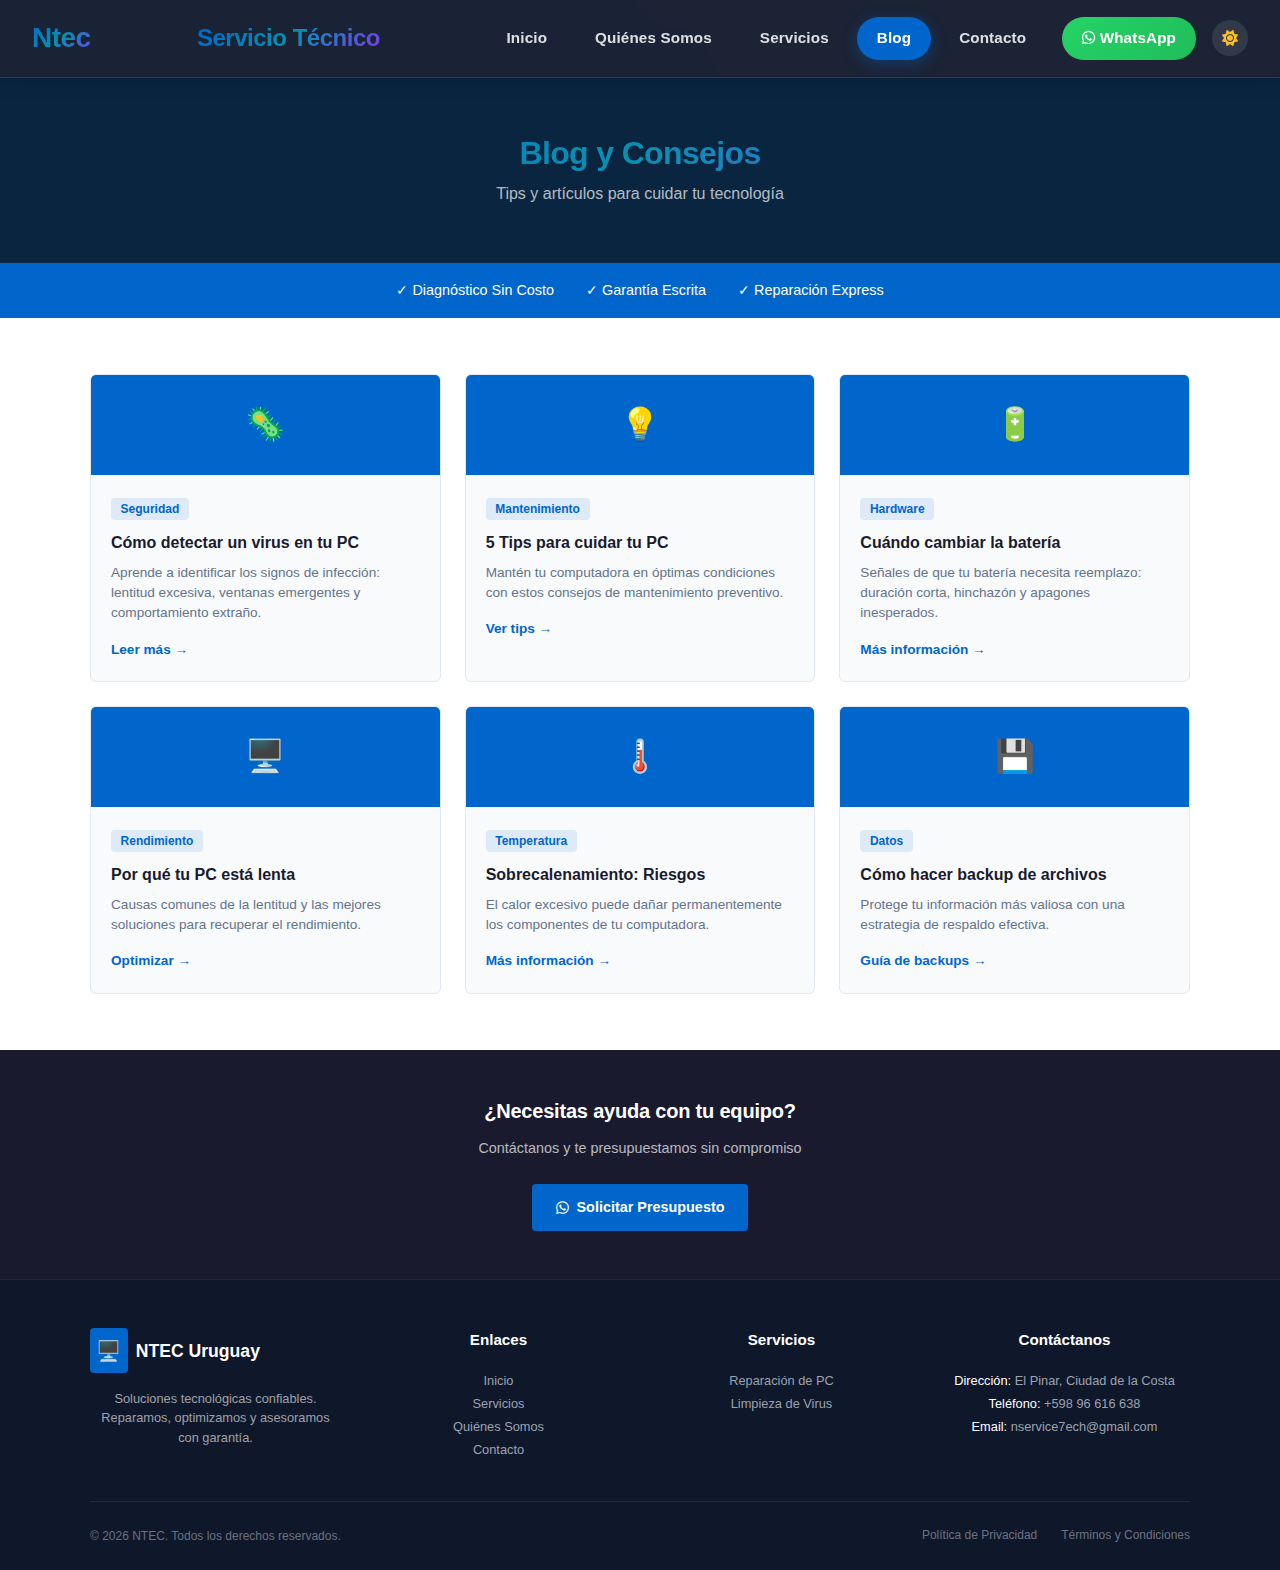
<file: blog.html>
<!DOCTYPE html>
<html lang="es">
<head>
    <meta charset="UTF-8">
    <meta name="viewport" content="width=device-width, initial-scale=1.0">
    <title>Blog y Consejos - NTEC | Servicio Técnico Profesional</title>
    <meta name="description" content="Consejos y tips para cuidar tu computadora, detectar virus y más. Blog de NTEC - Servicio técnico profesional en Ciudad de la Costa.">
    <link rel="stylesheet" href="theme.css">
    <link rel="stylesheet" href="https://cdnjs.cloudflare.com/ajax/libs/font-awesome/6.4.0/css/all.min.css">
    <link rel="icon" href="data:image/svg+xml,<svg xmlns=%22http://www.w3.org/2000/svg%22 viewBox=%220 0 100 100%22><text y=%22.9em%22 font-size=%2290%22>🖥️</text></svg>">
    <style>
        /* Animación de fondo dinámico */
        @keyframes gradientMove {
            0% { background-position: 0% 50%; }
            50% { background-position: 100% 50%; }
            100% { background-position: 0% 50%; }
        }
        
        .animated-bg {
            background: linear-gradient(-45deg, #0a2540, #0f3460, #1a5276, #0a2540);
            background-size: 400% 400%;
            animation: gradientMove 15s ease infinite;
        }
        
        .animated-bg-soft {
            background: linear-gradient(-45deg, #0066cc, #0a2540, #0066cc);
            background-size: 300% 300%;
            animation: gradientMove 10s ease infinite;
        }
        
        /* Partículas flotantes */
        .particles {
            position: fixed;
            top: 0;
            left: 0;
            width: 100%;
            height: 100%;
            pointer-events: none;
            z-index: -1;
            overflow: hidden;
        }
        
        .particle {
            position: absolute;
            width: 4px;
            height: 4px;
            background: rgba(255, 255, 255, 0.1);
            border-radius: 50%;
            animation: float 20s infinite;
        }
        
        .particle:nth-child(1) { left: 10%; animation-delay: 0s; animation-duration: 25s; }
        .particle:nth-child(2) { left: 20%; animation-delay: 2s; animation-duration: 20s; }
        .particle:nth-child(3) { left: 30%; animation-delay: 4s; animation-duration: 22s; }
        .particle:nth-child(4) { left: 40%; animation-delay: 6s; animation-duration: 18s; }
        .particle:nth-child(5) { left: 50%; animation-delay: 8s; animation-duration: 24s; }
        .particle:nth-child(6) { left: 60%; animation-delay: 10s; animation-duration: 21s; }
        .particle:nth-child(7) { left: 70%; animation-delay: 12s; animation-duration: 19s; }
        .particle:nth-child(8) { left: 80%; animation-delay: 14s; animation-duration: 23s; }
        .particle:nth-child(9) { left: 90%; animation-delay: 16s; animation-duration: 17s; }
        .particle:nth-child(10) { left: 15%; animation-delay: 1s; animation-duration: 26s; }
        .particle:nth-child(11) { left: 35%; animation-delay: 3s; animation-duration: 20s; }
        .particle:nth-child(12) { left: 55%; animation-delay: 5s; animation-duration: 22s; }
        .particle:nth-child(13) { left: 75%; animation-delay: 7s; animation-duration: 18s; }
        .particle:nth-child(14) { left: 85%; animation-delay: 9s; animation-duration: 24s; }
        .particle:nth-child(15) { left: 25%; animation-delay: 11s; animation-duration: 21s; }
        
        @keyframes float {
            0% {
                transform: translateY(100vh) rotate(0deg);
                opacity: 0;
            }
            10% {
                opacity: 0.5;
            }
            90% {
                opacity: 0.5;
            }
            100% {
                transform: translateY(-100vh) rotate(720deg);
                opacity: 0;
            }
        }
        
        @keyframes fadeInUp {
            from {
                opacity: 0;
                transform: translateY(40px);
            }
            to {
                opacity: 1;
                transform: translateY(0);
            }
        }
        
        .animate-on-scroll {
            opacity: 0;
            transform: translateY(40px);
            transition: opacity 0.6s ease-out, transform 0.6s ease-out;
        }
        
        .animate-on-scroll.visible {
            animation: fadeInUp 0.6s ease-out forwards;
        }
    </style>
</head>
<body style="background: #f5f7fa;">
    
    <!-- Partículas flotantes -->
    <div class="particles">
        <div class="particle"></div>
        <div class="particle"></div>
        <div class="particle"></div>
        <div class="particle"></div>
        <div class="particle"></div>
        <div class="particle"></div>
        <div class="particle"></div>
        <div class="particle"></div>
        <div class="particle"></div>
        <div class="particle"></div>
        <div class="particle"></div>
        <div class="particle"></div>
        <div class="particle"></div>
        <div class="particle"></div>
        <div class="particle"></div>
    </div>
    
    <header>
        <div class="logo-text">Ntec</div>
        <h1>Servicio Técnico</h1>
        <nav>
            <a href="index.html">Inicio</a>
            <a href="quienes-somos.html">Quiénes Somos</a>
            <a href="servicios.html">Servicios</a>
            <a href="blog.html" class="active">Blog</a>
            <a href="contacto.html">Contacto</a>
            <a href="https://wa.me/59896616638" target="_blank" class="whatsapp-link">
                <i class="fab fa-whatsapp"></i> WhatsApp
            </a>
            <button class="dark-mode-toggle" onclick="toggleDarkMode()" aria-label="Cambiar modo oscuro">
                <i class="fas fa-sun sun-icon"></i>
                <i class="fas fa-moon moon-icon"></i>
            </button>
        </nav>
    </header>

    <!-- Page Header -->
    <section style="background: #0a2540; padding: 3.5rem 2rem; text-align: center;">
        <h1 style="font-size: 2rem; font-weight: 700; color: white; margin-bottom: 0.5rem;">Blog y Consejos</h1>
        <p style="color: rgba(255, 255, 255, 0.7); font-size: 1rem;">Tips y artículos para cuidar tu tecnología</p>
    </section>

    <!-- Banner de confianza -->
    <section style="background: #0066cc; padding: 1rem 2rem; text-align: center;">
        <div style="max-width: 1200px; margin: 0 auto; display: flex; justify-content: center; align-items: center; gap: 2rem; flex-wrap: wrap; color: white; font-size: 0.9rem;">
            <span style="display: flex; align-items: center; gap: 6px; font-weight: 500;">
                ✓ Diagnóstico Sin Costo
            </span>
            <span style="display: flex; align-items: center; gap: 6px; font-weight: 500;">
                ✓ Garantía Escrita
            </span>
            <span style="display: flex; align-items: center; gap: 6px; font-weight: 500;">
                ✓ Reparación Express
            </span>
        </div>
    </section>

    <!-- Artículos del Blog -->
    <section style="padding: 3.5rem 2rem; background: white;">
        <div style="max-width: 1100px; margin: 0 auto;">
            <div class="blog-grid" style="display: grid; grid-template-columns: repeat(3, 1fr); gap: 1.5rem;">
                
                <!-- Artículo 1 -->
                <article style="background: #f8fafc; border: 1px solid #e2e8f0; border-radius: 6px; overflow: hidden; transition: all 0.3s;" onmouseover="this.style.transform='translateY(-5px)'; this.style.borderColor='#0066cc'; this.style.boxShadow='0 8px 20px rgba(0,0,0,0.1)'" onmouseout="this.style.transform='translateY(0)'; this.style.borderColor='#e2e8f0'; this.style.boxShadow='none'">
                    <div style="background: #0066cc; padding: 1.5rem; text-align: center;">
                        <div style="font-size: 2rem;">🦠</div>
                    </div>
                    <div style="padding: 1.25rem;">
                        <span style="background: rgba(0, 102, 204, 0.1); color: #0066cc; padding: 0.25rem 0.6rem; border-radius: 4px; font-size: 0.75rem; font-weight: 600;">Seguridad</span>
                        <h3 style="color: #1a1a2e; margin: 0.75rem 0 0.5rem; font-size: 1rem; font-weight: 600;">Cómo detectar un virus en tu PC</h3>
                        <p style="color: #64748b; font-size: 0.85rem; line-height: 1.5; margin-bottom: 0.75rem;">Aprende a identificar los signos de infección: lentitud excesiva, ventanas emergentes y comportamiento extraño.</p>
                        <a href="https://au.norton.com/blog/how-to/computer-virus-warning-signs" target="_blank" style="color: #0066cc; font-weight: 600; font-size: 0.85rem; text-decoration: none;">Leer más →</a>
                    </div>
                </article>
                
                <!-- Artículo 2 -->
                <article style="background: #f8fafc; border: 1px solid #e2e8f0; border-radius: 6px; overflow: hidden; transition: all 0.3s;" onmouseover="this.style.transform='translateY(-5px)'; this.style.borderColor='#0066cc'; this.style.boxShadow='0 8px 20px rgba(0,0,0,0.1)'" onmouseout="this.style.transform='translateY(0)'; this.style.borderColor='#e2e8f0'; this.style.boxShadow='none'">
                    <div style="background: #0066cc; padding: 1.5rem; text-align: center;">
                        <div style="font-size: 2rem;">💡</div>
                    </div>
                    <div style="padding: 1.25rem;">
                        <span style="background: rgba(0, 102, 204, 0.1); color: #0066cc; padding: 0.25rem 0.6rem; border-radius: 4px; font-size: 0.75rem; font-weight: 600;">Mantenimiento</span>
                        <h3 style="color: #1a1a2e; margin: 0.75rem 0 0.5rem; font-size: 1rem; font-weight: 600;">5 Tips para cuidar tu PC</h3>
                        <p style="color: #64748b; font-size: 0.85rem; line-height: 1.5; margin-bottom: 0.75rem;">Mantén tu computadora en óptimas condiciones con estos consejos de mantenimiento preventivo.</p>
                        <a href="https://www.montevideo.com.uy/Ciencia-y-Tecnologia/Cinco-consejos-clave-para-limpiar-tu-PC-y-mejorar-su-rendimiento-uc947677" target="_blank" style="color: #0066cc; font-weight: 600; font-size: 0.85rem; text-decoration: none;">Ver tips →</a>
                    </div>
                </article>
                
                <!-- Artículo 3 -->
                <article style="background: #f8fafc; border: 1px solid #e2e8f0; border-radius: 6px; overflow: hidden; transition: all 0.3s;" onmouseover="this.style.transform='translateY(-5px)'; this.style.borderColor='#0066cc'; this.style.boxShadow='0 8px 20px rgba(0,0,0,0.1)'" onmouseout="this.style.transform='translateY(0)'; this.style.borderColor='#e2e8f0'; this.style.boxShadow='none'">
                    <div style="background: #0066cc; padding: 1.5rem; text-align: center;">
                        <div style="font-size: 2rem;">🔋</div>
                    </div>
                    <div style="padding: 1.25rem;">
                        <span style="background: rgba(0, 102, 204, 0.1); color: #0066cc; padding: 0.25rem 0.6rem; border-radius: 4px; font-size: 0.75rem; font-weight: 600;">Hardware</span>
                        <h3 style="color: #1a1a2e; margin: 0.75rem 0 0.5rem; font-size: 1rem; font-weight: 600;">Cuándo cambiar la batería</h3>
                        <p style="color: #64748b; font-size: 0.85rem; line-height: 1.5; margin-bottom: 0.75rem;">Señales de que tu batería necesita reemplazo: duración corta, hinchazón y apagones inesperados.</p>
                        <a href="https://www.repairmyphone.today/blog/how-to-know-when-your-laptop-battery-needs-replacing/" target="_blank" style="color: #0066cc; font-weight: 600; font-size: 0.85rem; text-decoration: none;">Más información →</a>
                    </div>
                </article>
                
                <!-- Artículo 4 -->
                <article style="background: #f8fafc; border: 1px solid #e2e8f0; border-radius: 6px; overflow: hidden; transition: all 0.3s;" onmouseover="this.style.transform='translateY(-5px)'; this.style.borderColor='#0066cc'; this.style.boxShadow='0 8px 20px rgba(0,0,0,0.1)'" onmouseout="this.style.transform='translateY(0)'; this.style.borderColor='#e2e8f0'; this.style.boxShadow='none'">
                    <div style="background: #0066cc; padding: 1.5rem; text-align: center;">
                        <div style="font-size: 2rem;">🖥️</div>
                    </div>
                    <div style="padding: 1.25rem;">
                        <span style="background: rgba(0, 102, 204, 0.1); color: #0066cc; padding: 0.25rem 0.6rem; border-radius: 4px; font-size: 0.75rem; font-weight: 600;">Rendimiento</span>
                        <h3 style="color: #1a1a2e; margin: 0.75rem 0 0.5rem; font-size: 1rem; font-weight: 600;">Por qué tu PC está lenta</h3>
                        <p style="color: #64748b; font-size: 0.85rem; line-height: 1.5; margin-bottom: 0.75rem;">Causas comunes de la lentitud y las mejores soluciones para recuperar el rendimiento.</p>
                        <a href="https://www.intel.la/content/www/xl/es/tech-tips-and-tricks/computer-running-slow.html" target="_blank" style="color: #0066cc; font-weight: 600; font-size: 0.85rem; text-decoration: none;">Optimizar →</a>
                    </div>
                </article>
                
                <!-- Artículo 5 -->
                <article style="background: #f8fafc; border: 1px solid #e2e8f0; border-radius: 6px; overflow: hidden; transition: all 0.3s;" onmouseover="this.style.transform='translateY(-5px)'; this.style.borderColor='#0066cc'; this.style.boxShadow='0 8px 20px rgba(0,0,0,0.1)'" onmouseout="this.style.transform='translateY(0)'; this.style.borderColor='#e2e8f0'; this.style.boxShadow='none'">
                    <div style="background: #0066cc; padding: 1.5rem; text-align: center;">
                        <div style="font-size: 2rem;">🌡️</div>
                    </div>
                    <div style="padding: 1.25rem;">
                        <span style="background: rgba(0, 102, 204, 0.1); color: #0066cc; padding: 0.25rem 0.6rem; border-radius: 4px; font-size: 0.75rem; font-weight: 600;">Temperatura</span>
                        <h3 style="color: #1a1a2e; margin: 0.75rem 0 0.5rem; font-size: 1rem; font-weight: 600;">Sobrecalenamiento: Riesgos</h3>
                        <p style="color: #64748b; font-size: 0.85rem; line-height: 1.5; margin-bottom: 0.75rem;">El calor excesivo puede dañar permanentemente los componentes de tu computadora.</p>
                        <a href="https://www.kingston.com/latam/blog/pc-performance/how-to-handle-overheating-computers" target="_blank" style="color: #0066cc; font-weight: 600; font-size: 0.85rem; text-decoration: none;">Más información →</a>
                    </div>
                </article>
                
                <!-- Artículo 6 -->
                <article style="background: #f8fafc; border: 1px solid #e2e8f0; border-radius: 6px; overflow: hidden; transition: all 0.3s;" onmouseover="this.style.transform='translateY(-5px)'; this.style.borderColor='#0066cc'; this.style.boxShadow='0 8px 20px rgba(0,0,0,0.1)'" onmouseout="this.style.transform='translateY(0)'; this.style.borderColor='#e2e8f0'; this.style.boxShadow='none'">
                    <div style="background: #0066cc; padding: 1.5rem; text-align: center;">
                        <div style="font-size: 2rem;">💾</div>
                    </div>
                    <div style="padding: 1.25rem;">
                        <span style="background: rgba(0, 102, 204, 0.1); color: #0066cc; padding: 0.25rem 0.6rem; border-radius: 4px; font-size: 0.75rem; font-weight: 600;">Datos</span>
                        <h3 style="color: #1a1a2e; margin: 0.75rem 0 0.5rem; font-size: 1rem; font-weight: 600;">Cómo hacer backup de archivos</h3>
                        <p style="color: #64748b; font-size: 0.85rem; line-height: 1.5; margin-bottom: 0.75rem;">Protege tu información más valiosa con una estrategia de respaldo efectiva.</p>
                        <a href="https://www.kingston.com/es/blog/personal-storage/how-to-backup-drives-windows-mac" target="_blank" style="color: #0066cc; font-weight: 600; font-size: 0.85rem; text-decoration: none;">Guía de backups →</a>
                    </div>
                </article>
                
            </div>
        </div>
    </section>

    <!-- CTA -->
    <section style="background: #1a1a2e; color: white; padding: 3rem 2rem; text-align: center;">
        <h2 style="font-size: 1.25rem; font-weight: 700; margin-bottom: 0.75rem; color: white;">¿Necesitas ayuda con tu equipo?</h2>
        <p style="color: rgba(255, 255, 255, 0.7); margin-bottom: 1.5rem; font-size: 0.9rem;">Contáctanos y te presupuestamos sin compromiso</p>
        <a href="contacto.html" style="display: inline-flex; align-items: center; gap: 8px; background: #0066cc; color: white; padding: 0.75rem 1.5rem; border-radius: 4px; text-decoration: none; font-weight: 600; font-size: 0.9rem; transition: all 0.3s;" onmouseover="this.style.background='#0052a3'; this.style.transform='translateY(-2px)'" onmouseout="this.style.background='#0066cc'; this.style.transform='translateY(0)'">
            <i class="fab fa-whatsapp"></i> Solicitar Presupuesto
        </a>
    </section>

    <!-- Footer -->
    <footer style="background: #0f172a; color: #9ca3af; padding: 3rem 2rem 1.5rem; border-top: 1px solid #1f2937;">
        <div style="max-width: 1100px; margin: 0 auto;">
            <div class="footer-grid" style="display: grid; grid-template-columns: repeat(4, 1fr); gap: 2rem; margin-bottom: 2.5rem;">
                
                <!-- Brand -->
                <div>
                    <div style="display: flex; align-items: center; gap: 0.5rem; margin-bottom: 1rem;">
                        <div style="background: #0066cc; padding: 0.4rem; border-radius: 4px;">
                            <span style="font-size: 1.25rem;">🖥️</span>
                        </div>
                        <span style="font-size: 1.1rem; font-weight: 700; color: white;">
                            NTEC Uruguay
                        </span>
                    </div>
                    <p style="font-size: 0.8rem; line-height: 1.5;">
                        Soluciones tecnológicas confiables. Reparamos, optimizamos y asesoramos con garantía.
                    </p>
                </div>

                <!-- Links -->
                <div>
                    <h4 style="font-size: 0.95rem; font-weight: 600; color: white; margin-bottom: 1rem;">Enlaces</h4>
                    <ul style="list-style: none; padding: 0; margin: 0; line-height: 1.8; font-size: 0.8rem;">
                        <li><a href="index.html" style="color: #9ca3af; text-decoration: none;" onmouseover="this.style.color='#0066cc'" onmouseout="this.style.color='#9ca3af'">Inicio</a></li>
                        <li><a href="servicios.html" style="color: #9ca3af; text-decoration: none;" onmouseover="this.style.color='#0066cc'" onmouseout="this.style.color='#9ca3af'">Servicios</a></li>
                        <li><a href="quienes-somos.html" style="color: #9ca3af; text-decoration: none;" onmouseover="this.style.color='#0066cc'" onmouseout="this.style.color='#9ca3af'">Quiénes Somos</a></li>
                        <li><a href="contacto.html" style="color: #9ca3af; text-decoration: none;" onmouseover="this.style.color='#0066cc'" onmouseout="this.style.color='#9ca3af'">Contacto</a></li>
                    </ul>
                </div>

                <!-- Services -->
                <div>
                    <h4 style="font-size: 0.95rem; font-weight: 600; color: white; margin-bottom: 1rem;">Servicios</h4>
                    <ul style="list-style: none; padding: 0; margin: 0; line-height: 1.8; font-size: 0.8rem;">
                        <li><a href="servicios.html" style="color: #9ca3af; text-decoration: none;" onmouseover="this.style.color='#0066cc'" onmouseout="this.style.color='#9ca3af'">Reparación de PC</a></li>
                        <li><a href="servicios.html" style="color: #9ca3af; text-decoration: none;" onmouseover="this.style.color='#0066cc'" onmouseout="this.style.color='#9ca3af'">Limpieza de Virus</a></li>
                    </ul>
                </div>

                <!-- Contact -->
                <div>
                    <h4 style="font-size: 0.95rem; font-weight: 600; color: white; margin-bottom: 1rem;">Contáctanos</h4>
                    <ul style="list-style: none; padding: 0; margin: 0; line-height: 1.8; font-size: 0.8rem;">
                        <li style="color: #9ca3af;">
                            <span style="color: white; font-weight: 500;">Dirección:</span> El Pinar, Ciudad de la Costa
                        </li>
                        <li style="color: #9ca3af;">
                            <span style="color: white; font-weight: 500;">Teléfono:</span> +598 96 616 638
                        </li>
                        <li style="color: #9ca3af;">
                            <span style="color: white; font-weight: 500;">Email:</span> nservice7ech@gmail.com
                        </li>
                    </ul>
                </div>

            </div>
            
            <div style="border-top: 1px solid #1f2937; padding-top: 1.5rem; display: flex; justify-content: space-between; align-items: center; flex-wrap: wrap; gap: 1rem;">
                <p style="color: #6b7280; font-size: 0.75rem; margin: 0;">
                    © 2026 NTEC. Todos los derechos reservados.
                </p>
                <div style="display: flex; gap: 1.5rem;">
                    <a href="#" style="color: #6b7280; text-decoration: none; font-size: 0.75rem;" onmouseover="this.style.color='white'" onmouseout="this.style.color='#6b7280'">Política de Privacidad</a>
                    <a href="#" style="color: #6b7280; text-decoration: none; font-size: 0.75rem;" onmouseover="this.style.color='white'" onmouseout="this.style.color='#6b7280'">Términos y Condiciones</a>
                </div>
            </div>
        </div>
    </footer>

    <script>
        // Animación al hacer scroll
        const observerOptions = {
            threshold: 0.1,
            rootMargin: '0px 0px -50px 0px'
        };

        const observer = new IntersectionObserver((entries) => {
            entries.forEach((entry, index) => {
                if (entry.isIntersecting) {
                    setTimeout(() => {
                        entry.target.classList.add('visible');
                    }, index * 100);
                    observer.unobserve(entry.target);
                }
            });
        }, observerOptions);

        document.querySelectorAll('.animate-on-scroll').forEach(section => {
            observer.observe(section);
        });

        // ========================================
        // MODO OSCURO (DARK MODE)
        // ========================================
        
        function initDarkMode() {
            const darkModePreference = localStorage.getItem('darkMode');
            
            if (darkModePreference === 'enabled') {
                document.body.classList.add('dark-mode');
            } else if (darkModePreference === 'disabled') {
                document.body.classList.remove('dark-mode');
            } else {
                if (window.matchMedia && window.matchMedia('(prefers-color-scheme: dark)').matches) {
                    document.body.classList.add('dark-mode');
                }
            }
        }
        
        function toggleDarkMode() {
            const isDarkMode = document.body.classList.toggle('dark-mode');
            localStorage.setItem('darkMode', isDarkMode ? 'enabled' : 'disabled');
        }
        
        if (window.matchMedia) {
            window.matchMedia('(prefers-color-scheme: dark)').addEventListener('change', (e) => {
                if (!localStorage.getItem('darkMode')) {
                    if (e.matches) {
                        document.body.classList.add('dark-mode');
                    } else {
                        document.body.classList.remove('dark-mode');
                    }
                }
            });
        }
        
        initDarkMode();
    </script>
</body>
</html>
</file>
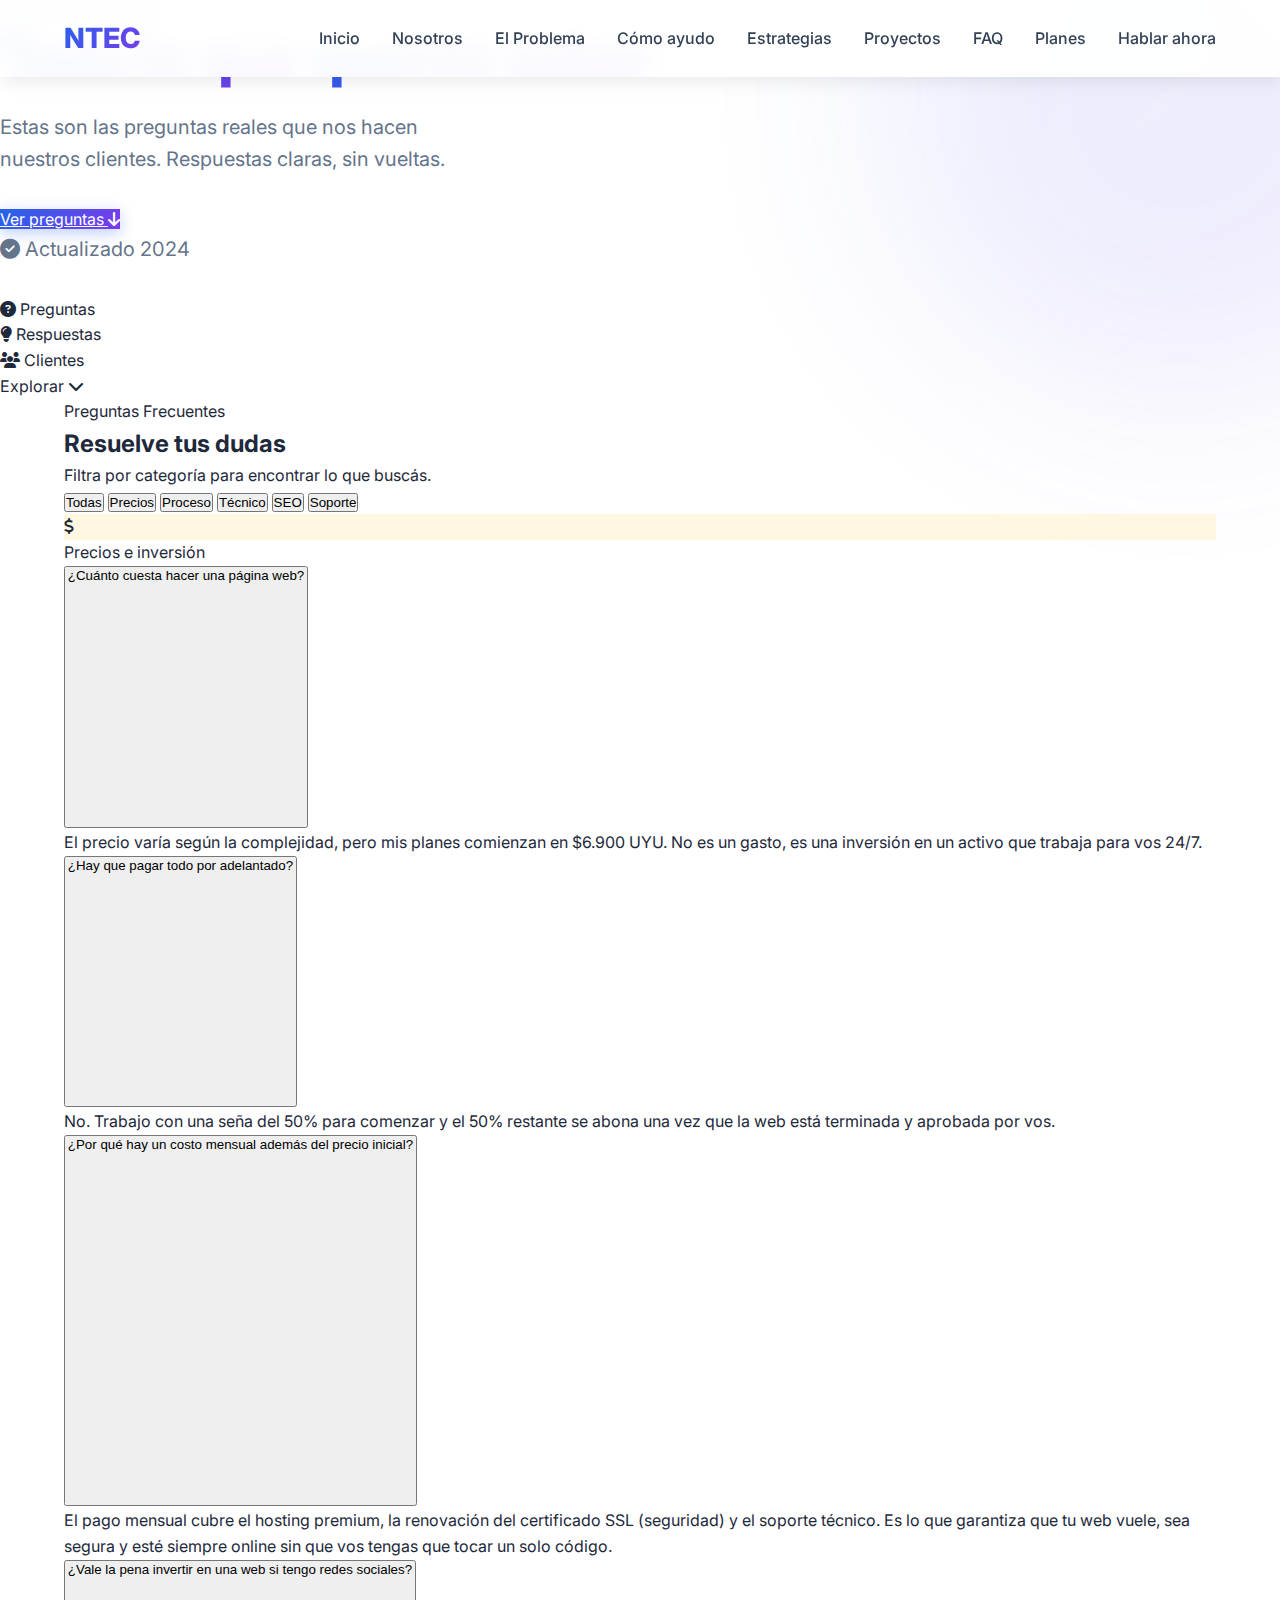
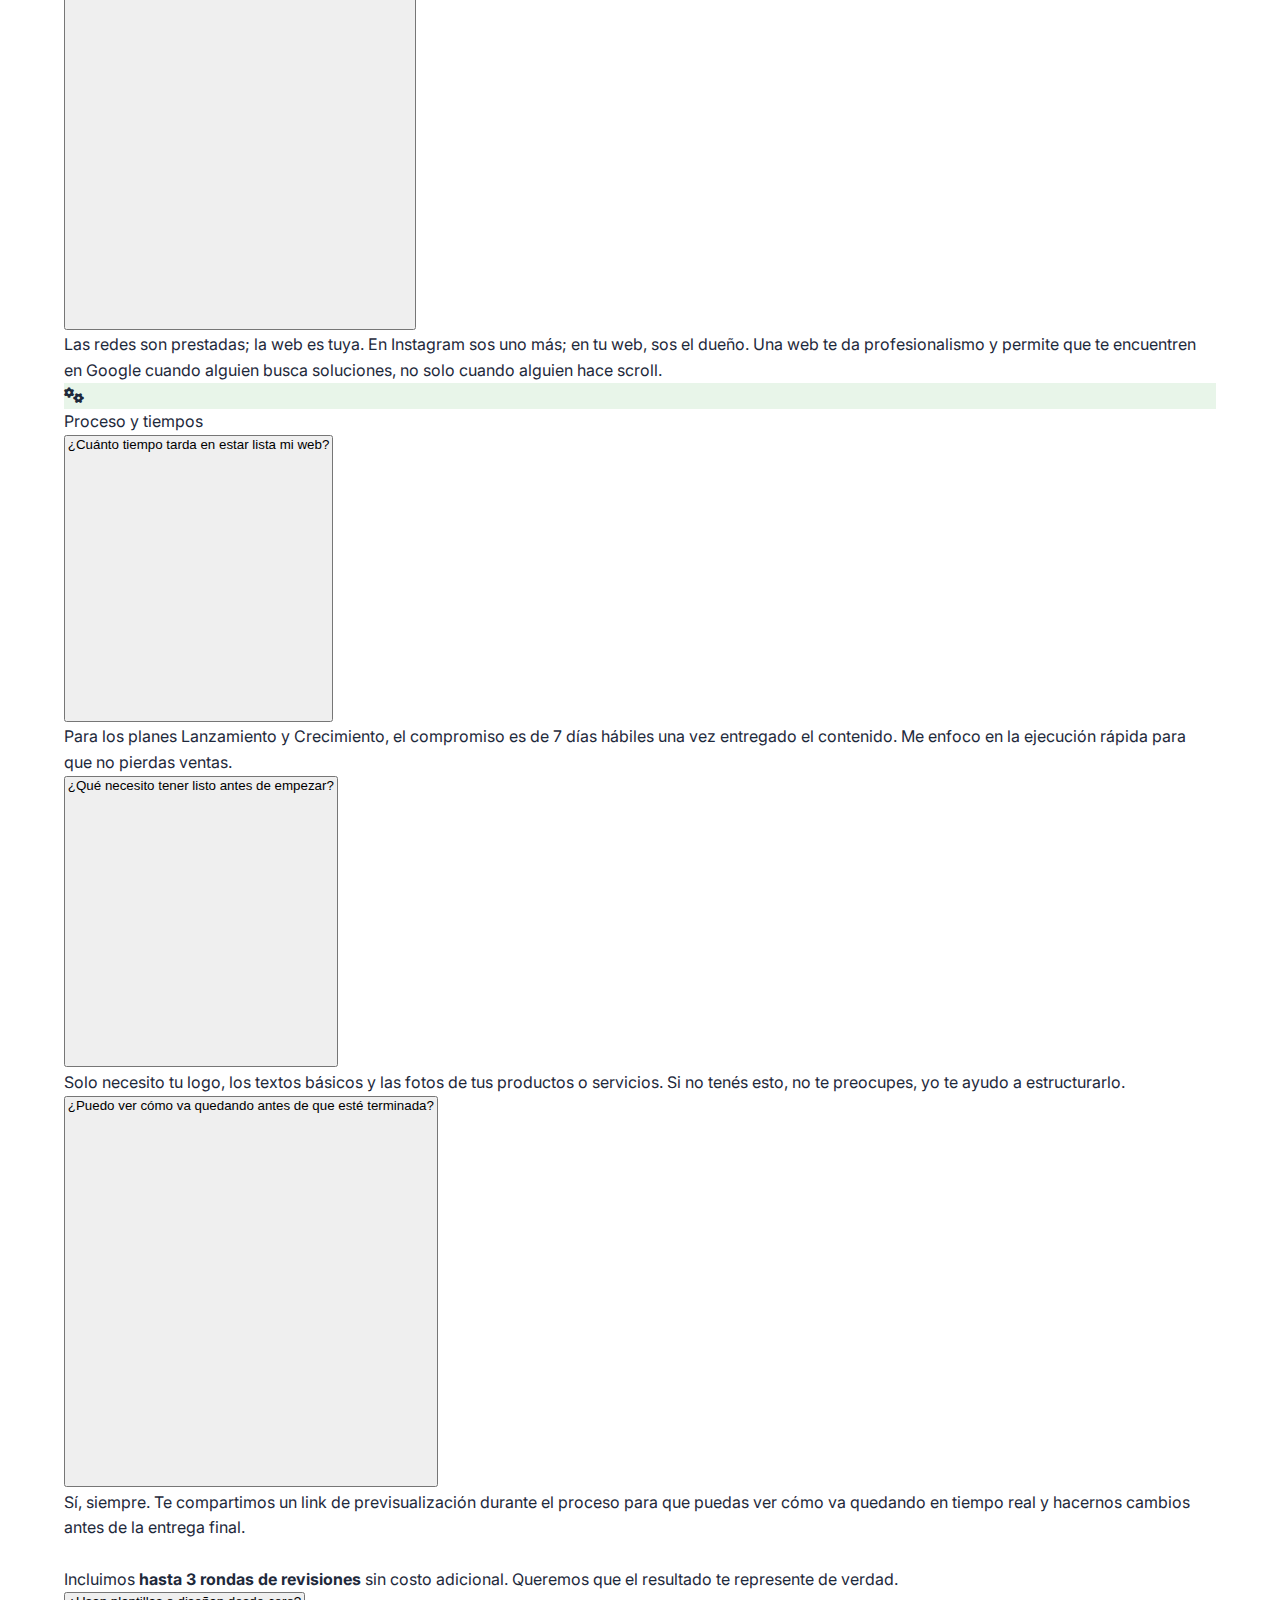
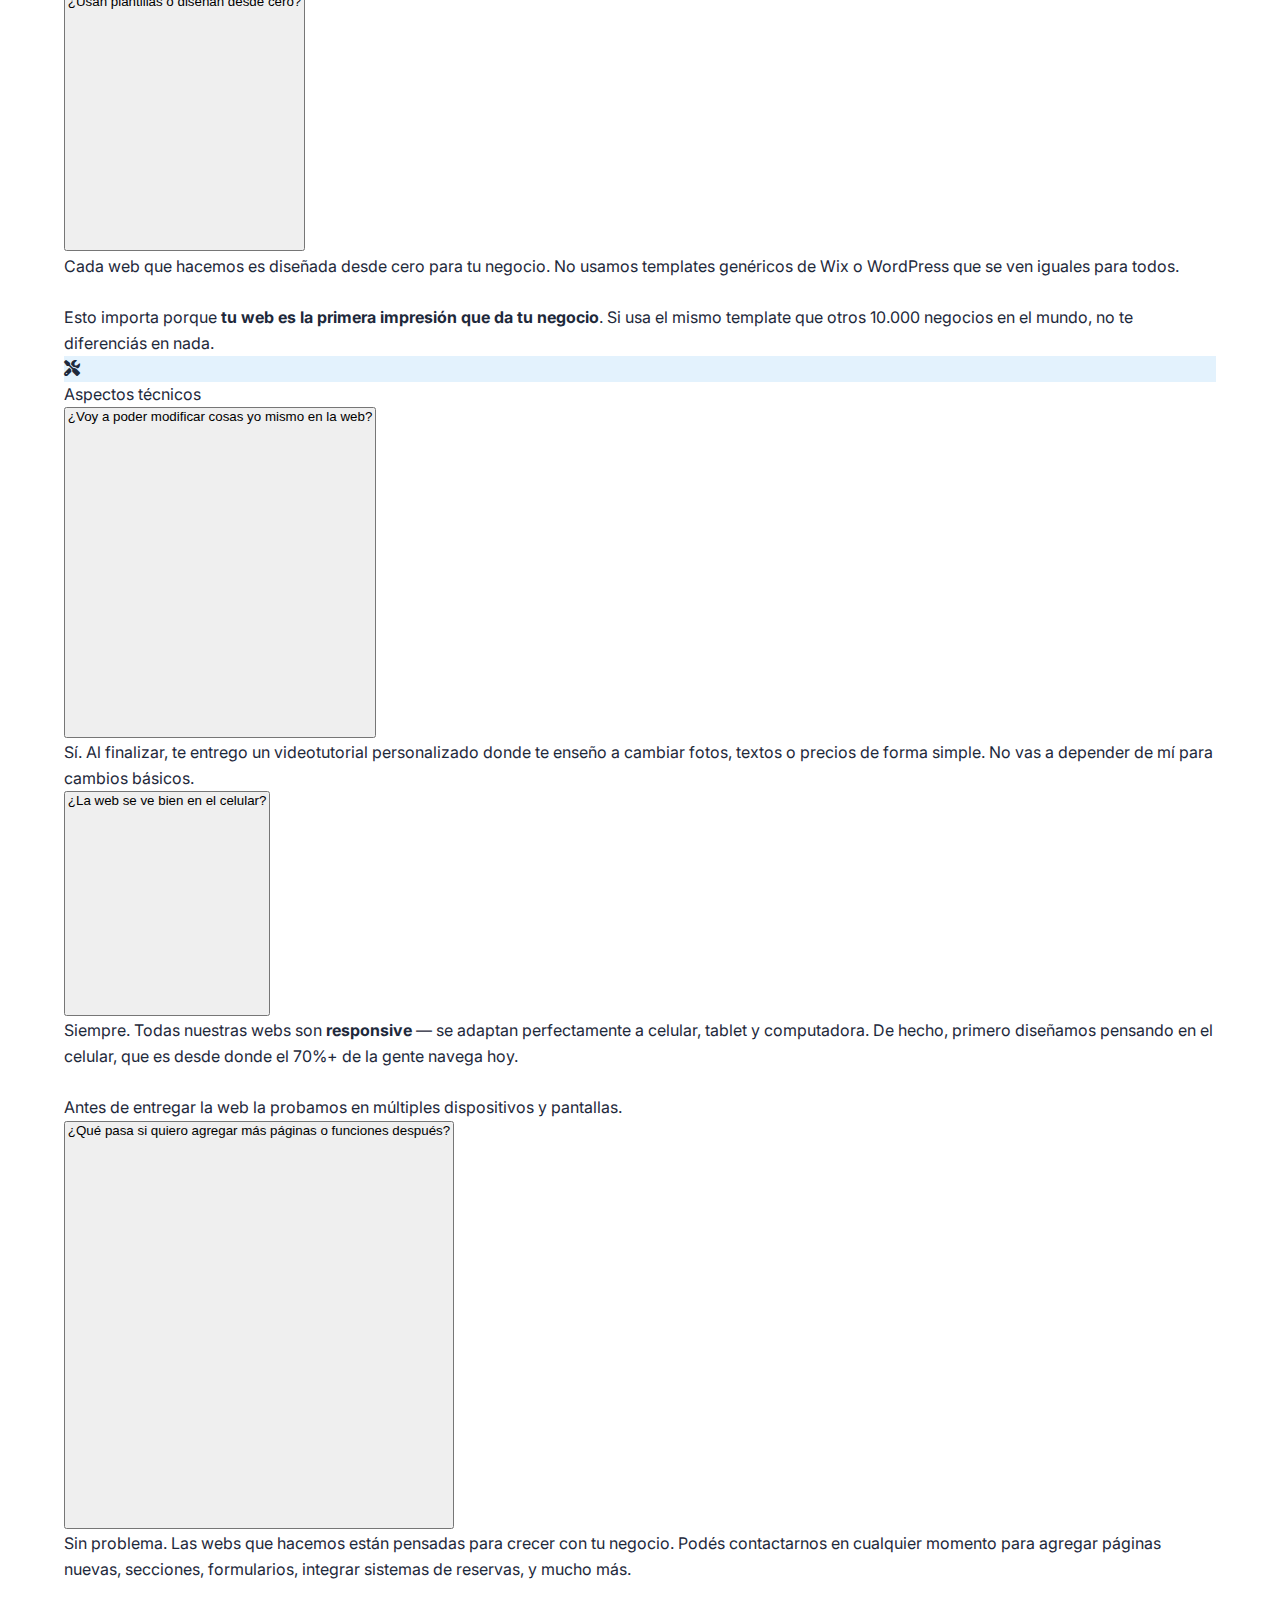
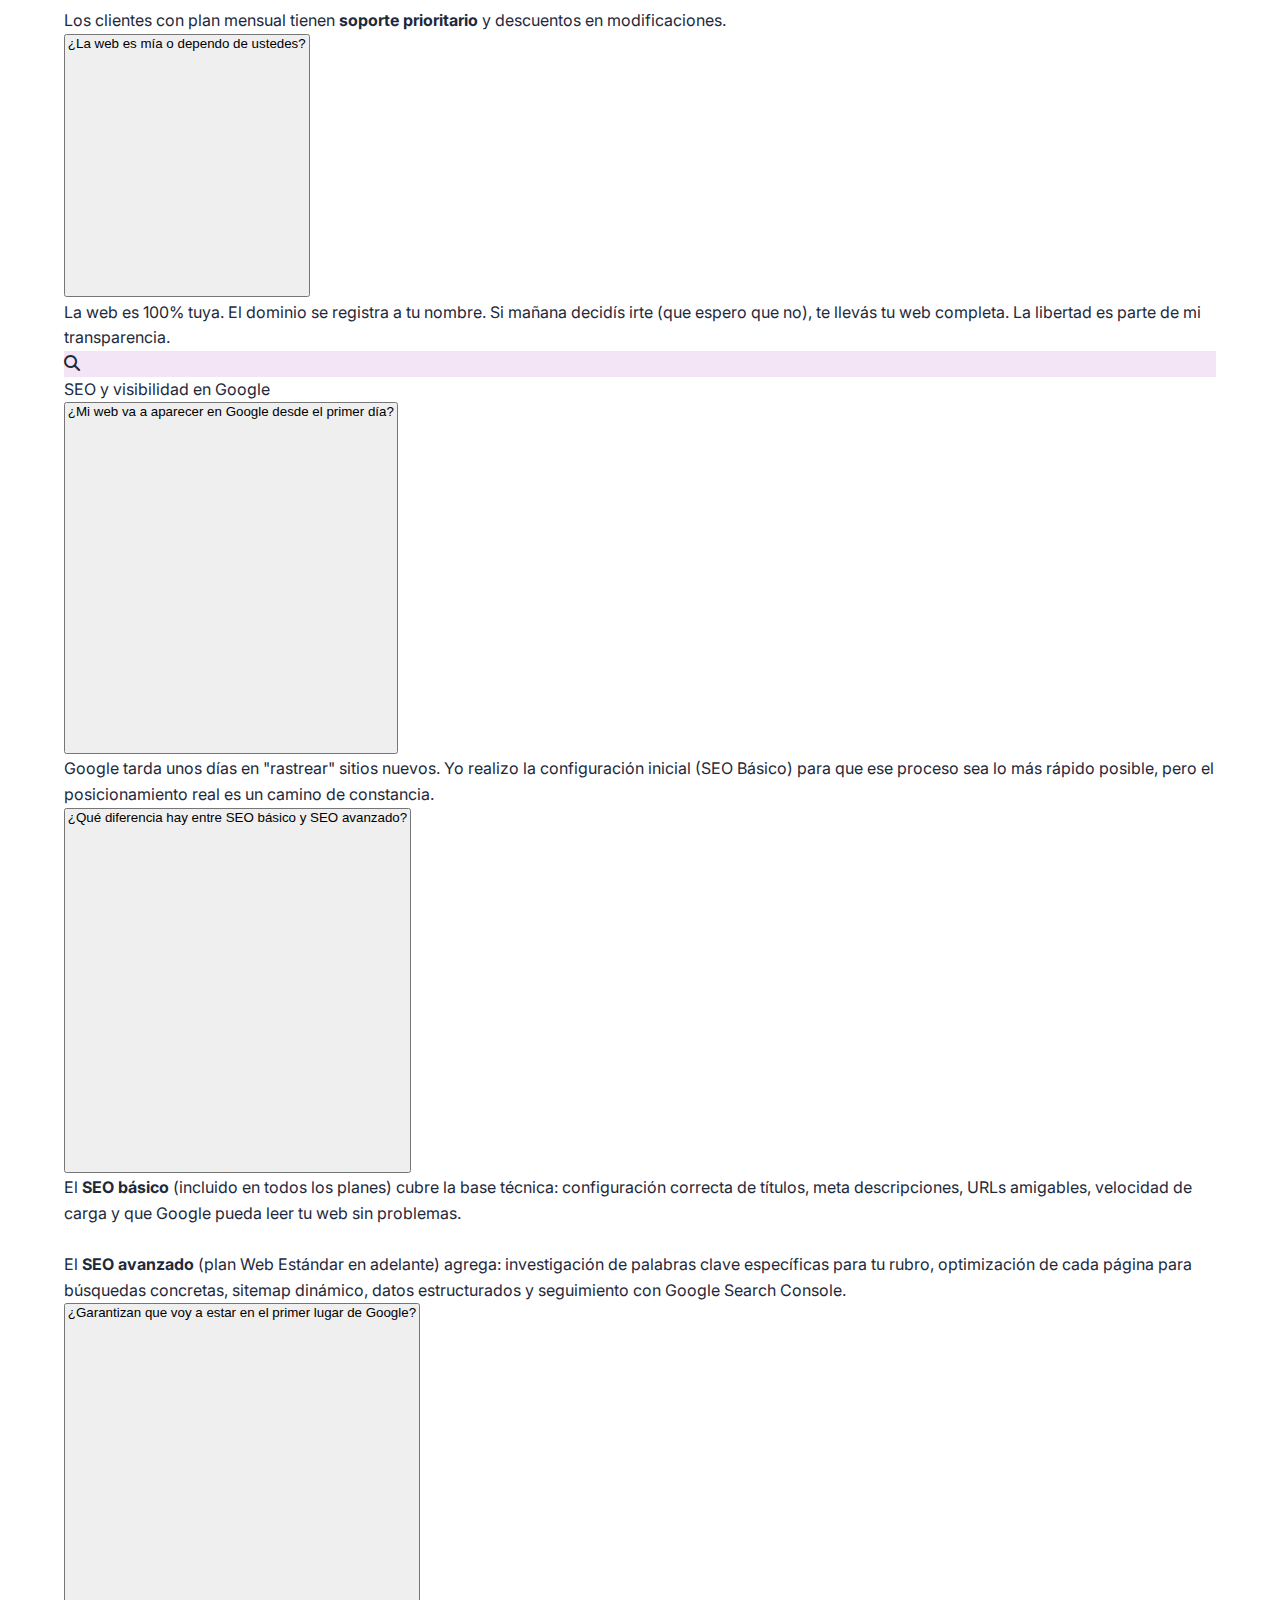
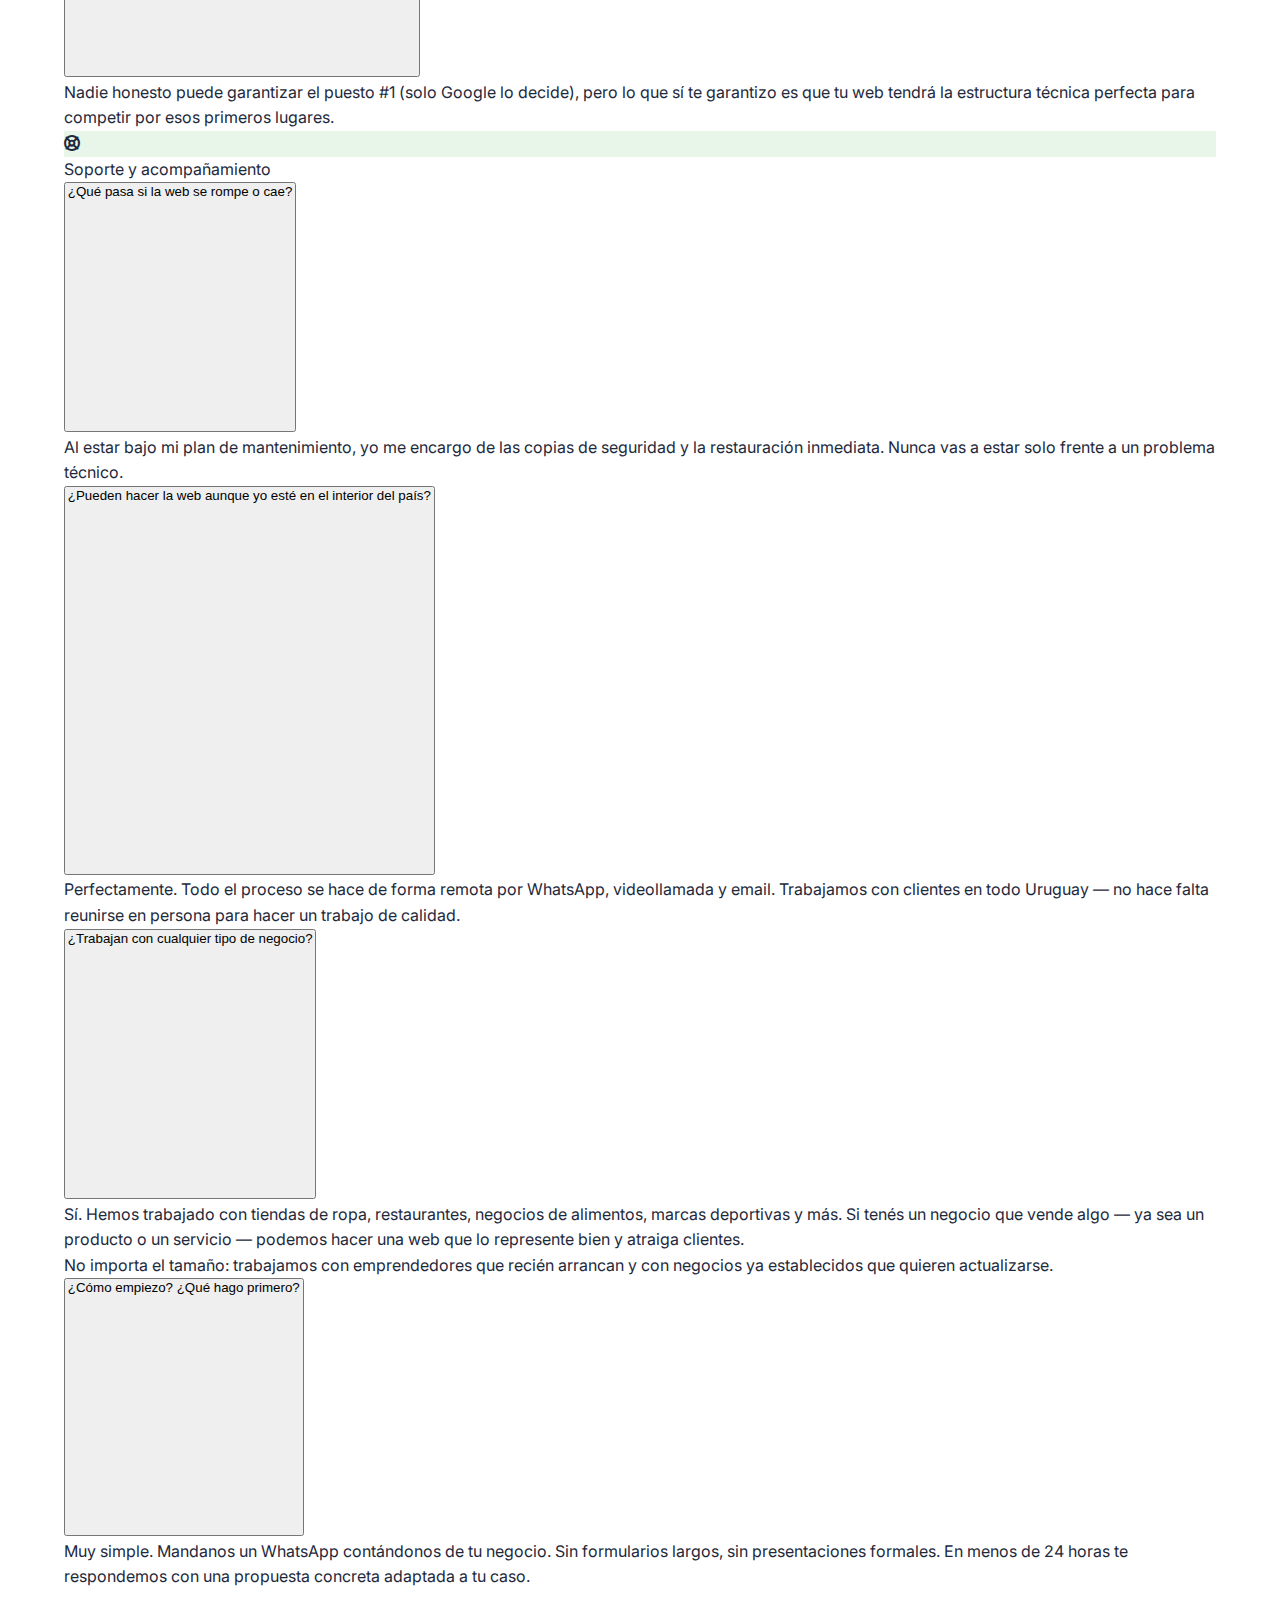
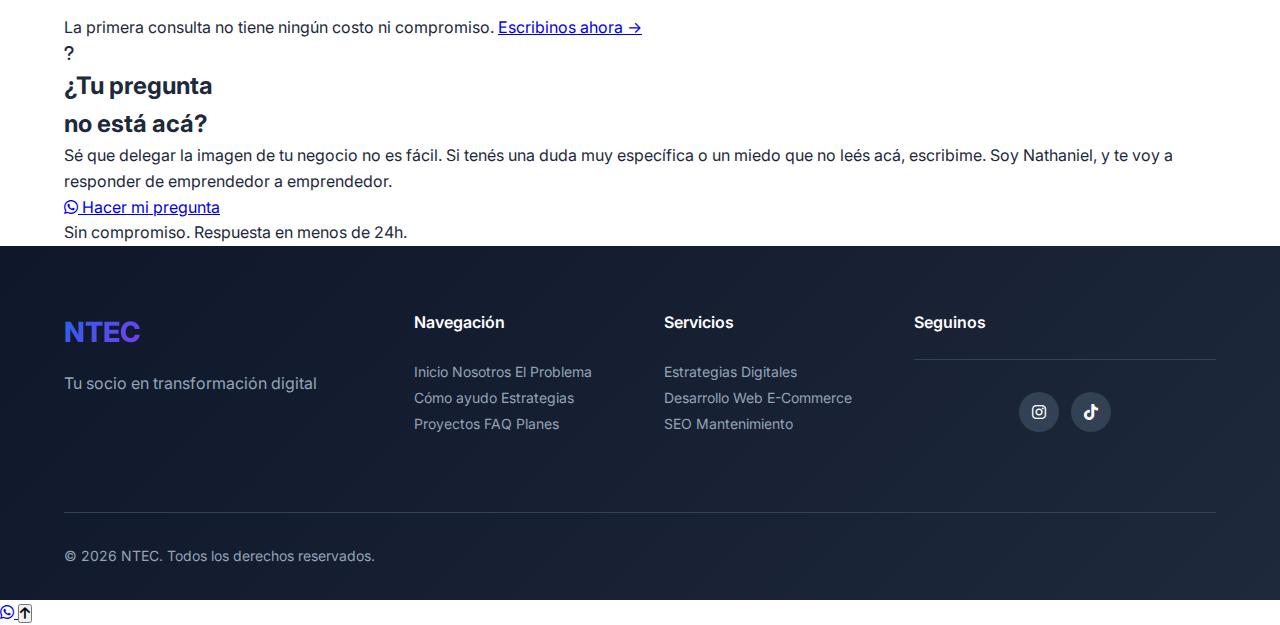
<file: faq.html>
<!DOCTYPE html>
<html lang="es">
<head>
  <meta charset="UTF-8">
  <meta name="viewport" content="width=device-width, initial-scale=1.0">
  <meta name="description" content="Resuelve tus dudas sobre desarrollo web en Uruguay. Preguntas frecuentes sobre precios, procesos, soporte y SEO con NTEC.">
  <meta name="keywords" content="FAQ desarrollo web, preguntas frecuentes NTEC, precios web Uruguay, soporte web">
  <meta name="robots" content="index, follow">

  <!-- Open Graph / Redes Sociales -->
  <meta property="og:type" content="website">
  <meta property="og:title" content="FAQ — NTEC Diseño Web Uruguay">
  <meta property="og:description" content="Todo lo que querés saber antes de empezar tu proyecto web. Respuestas claras sobre precios, procesos y soporte.">
  <meta property="og:url" content="https://ntec.uy/faq.html">
    <meta property="og:image" content="yo.JPG">
  <meta name="twitter:card" content="summary_large_image">

  <!-- Google Analytics -->
  <script async src="https://www.googletagmanager.com/gtag/js?id=G-94QZW9NE5T"></script>
  <script>
    window.dataLayer = window.dataLayer || [];
    function gtag(){dataLayer.push(arguments);}
    gtag('js', new Date());
    gtag('config', 'G-94QZW9NE5T');
  </script>

  <!-- Schema.org JSON-LD -->
  <script type="application/ld+json">
  {
    "@context": "https://schema.org",
    "@graph": [
      {
        "@type": "Organization",
        "name": "NTEC",
        "description": "Agencia de desarrollo web profesional y estrategias digitales en Uruguay. Especialistas en landing pages, e-commerce, SEO y marketing digital.",
        "url": "https://ntec.uy",
        "telephone": "+59896616638",
        "email": "hola@serviciontec.com",
        "logo": "https://ntec.uy/Ntec.png",
        "sameAs": [
          "https://www.instagram.com/ntec.uy/",
          "https://www.tiktok.com/@ntec02"
        ]
      },
      {
        "@type": "WebSite",
        "name": "FAQ — NTEC Diseño Web Uruguay",
        "url": "https://ntec.uy/faq.html",
        "description": "Preguntas frecuentes sobre desarrollo web profesional en Uruguay con NTEC.",
        "publisher": {
          "@type": "Organization",
          "name": "NTEC"
        }
      }
    ]
  }
  </script>

  <!-- Favicon -->
  <link rel="icon" href="Ntec.png" type="image/png">

  <title>FAQ — NTEC Diseño Web Uruguay</title>
  <link rel="preconnect" href="https://fonts.googleapis.com">
  <link rel="preconnect" href="https://fonts.gstatic.com" crossorigin>
  <link href="https://fonts.googleapis.com/css2?family=Inter:wght@300;400;500;600;700;800&family=Poppins:wght@400;500;600;700&display=swap" rel="stylesheet" media="print" onload="this.media='all'; this.onload=null;">
  <link rel="stylesheet" href="https://cdnjs.cloudflare.com/ajax/libs/font-awesome/6.4.0/css/all.min.css" media="print" onload="this.media='all'; this.onload=null;">
  <link rel="stylesheet" href="style.css" media="all">
  <script src="animacion.js" defer></script>
</head>
<body>

<!-- Header -->
<header id="header">
  <div class="container">
    <div class="header-content">
      <a href="index.html" class="logo">
        <span>NTEC</span>
      </a>
      <nav class="desktop-nav">
        <ul>
          <li><a href="index.html">Inicio</a></li>
          <li><a href="nosotros.html">Nosotros</a></li>
          <li><a href="index.html#problema">El Problema</a></li>
          <li><a href="index.html#solucion">Cómo ayudo</a></li>
          <li><a href="index.html#estrategias">Estrategias</a></li>
          <li><a href="index.html#proyectos">Proyectos</a></li>
          <li class="active"><a href="faq.html">FAQ</a></li>
          <li><a href="index.html#planes">Planes</a></li>
          <li><a href="index.html#contacto" class="btn-nav">Hablar ahora</a></li>
        </ul>
      </nav>
      <button class="mobile-menu-btn" onclick="toggleMenu()" aria-label="Abrir menú">
        <i class="fas fa-bars" aria-hidden="true"></i>
      </button>
    </div>
  </div>
</header>

<!-- Mobile Menu -->
<div class="mobile-menu" id="mobileMenu">
  <div class="mobile-menu-content">
    <a href="index.html" onclick="toggleMenu()">Inicio</a>
    <a href="nosotros.html" onclick="toggleMenu()">Nosotros</a>
     <a href="index.html#problema" onclick="toggleMenu()">El Problema</a>
     <a href="index.html#solucion" onclick="toggleMenu()">Cómo ayudo</a>
     <a href="index.html#estrategias" onclick="toggleMenu()">Estrategias</a>
     <a href="index.html#proyectos" onclick="toggleMenu()">Proyectos</a>
     <a href="faq.html" onclick="toggleMenu()" class="active">FAQ</a>
     <a href="index.html#planes" onclick="toggleMenu()">Planes</a>
     <a href="index.html#contacto" onclick="toggleMenu()">Hablar ahora</a>
  </div>
</div>

<!-- Hero -->
<section class="hero">
  <div class="hero-bg"></div>
  <div class="hero-container">
    <div class="hero-text">
      <div class="hero-badge">
        <span class="badge-dot"></span>
        Preguntas Frecuentes
      </div>
      <h1>
        <span class="line">Todo lo que</span>
        <span class="line highlight">querés saber</span>
      </h1>
      <p class="hero-subtitle">Estas son las preguntas reales que nos hacen nuestros clientes. Respuestas claras, sin vueltas.</p>

      <div class="hero-cta">
        <a href="#faq" class="btn-primary">
          <span>Ver preguntas</span>
          <i class="fas fa-arrow-down" aria-hidden="true"></i>
        </a>
      </div>

      <p class="hero-trust">
        <i class="fas fa-check-circle" aria-hidden="true"></i>
        <span> Actualizado 2024</span>
      </p>
    </div>

    <div class="hero-visual">
      <div class="visual-card card-1">
        <i class="fas fa-question-circle" aria-hidden="true"></i>
        <span>Preguntas</span>
      </div>
      <div class="visual-card card-2">
        <i class="fas fa-lightbulb" aria-hidden="true"></i>
        <span>Respuestas</span>
      </div>
      <div class="visual-card card-3">
        <i class="fas fa-users" aria-hidden="true"></i>
        <span>Clientes</span>
      </div>
    </div>
  </div>

  <div class="scroll-hint" onclick="document.getElementById('faq').scrollIntoView({behavior: 'smooth'})">
    <span>Explorar</span>
    <i class="fas fa-chevron-down"></i>
  </div>
</section>

<!-- FAQ Section -->
<section id="faq" class="section-problem">
  <div class="container">
    <div class="section-intro">
      <span class="step-indicator">Preguntas Frecuentes</span>
      <h2>Resuelve tus <span class="highlight">dudas</span></h2>
      <p class="intro-text">Filtra por categoría para encontrar lo que buscás.</p>
    </div>

    <!-- FILTROS -->
    <nav class="faq-nav" aria-label="Filtrar por categoría">
      <button class="cat-pill active" onclick="filter('all', this)">Todas</button>
      <button class="cat-pill" onclick="filter('precios', this)">Precios</button>
      <button class="cat-pill" onclick="filter('proceso', this)">Proceso</button>
      <button class="cat-pill" onclick="filter('tecnico', this)">Técnico</button>
      <button class="cat-pill" onclick="filter('seo', this)">SEO</button>
      <button class="cat-pill" onclick="filter('soporte', this)">Soporte</button>
    </nav>

    <!-- PREGUNTAS -->
    <main class="faq-body">

  <!-- PRECIOS -->
  <div class="faq-group" data-cat="precios">
    <div class="group-label">
      <div class="group-icon" style="background:#FFF8E1"><i class="fas fa-dollar-sign"></i></div>
      <span class="group-name">Precios e inversión</span>
    </div>

    <div class="faq-page-item">
      <button class="faq-q" aria-expanded="false">
        <span class="faq-q-text">¿Cuánto cuesta hacer una página web?</span>
        <span class="faq-toggle" aria-hidden="true">
          <svg viewBox="0 0 12 12" fill="none"><path d="M6 1v10M1 6h10" stroke-width="1.5" stroke-linecap="round"/></svg>
        </span>
      </button>
      <div class="faq-a-wrap"><div class="faq-a-inner"><div class="faq-a">
        El precio varía según la complejidad, pero mis planes comienzan en $6.900 UYU. No es un gasto, es una inversión en un activo que trabaja para vos 24/7.
      </div></div></div>
    </div>

    <div class="faq-page-item">
      <button class="faq-q" aria-expanded="false">
        <span class="faq-q-text">¿Hay que pagar todo por adelantado?</span>
        <span class="faq-toggle" aria-hidden="true">
          <svg viewBox="0 0 12 12" fill="none"><path d="M6 1v10M1 6h10" stroke-width="1.5" stroke-linecap="round"/></svg>
        </span>
      </button>
      <div class="faq-a-wrap"><div class="faq-a-inner"><div class="faq-a">
        No. Trabajo con una seña del 50% para comenzar y el 50% restante se abona una vez que la web está terminada y aprobada por vos.
      </div></div></div>
    </div>

    <div class="faq-page-item">
      <button class="faq-q" aria-expanded="false">
        <span class="faq-q-text">¿Por qué hay un costo mensual además del precio inicial?</span>
        <span class="faq-toggle" aria-hidden="true">
          <svg viewBox="0 0 12 12" fill="none"><path d="M6 1v10M1 6h10" stroke-width="1.5" stroke-linecap="round"/></svg>
        </span>
      </button>
      <div class="faq-a-wrap"><div class="faq-a-inner"><div class="faq-a">
        El pago mensual cubre el hosting premium, la renovación del certificado SSL (seguridad) y el soporte técnico. Es lo que garantiza que tu web vuele, sea segura y esté siempre online sin que vos tengas que tocar un solo código.
      </div></div></div>
    </div>

    <div class="faq-page-item">
      <button class="faq-q" aria-expanded="false">
        <span class="faq-q-text">¿Vale la pena invertir en una web si tengo redes sociales?</span>
        <span class="faq-toggle" aria-hidden="true">
          <svg viewBox="0 0 12 12" fill="none"><path d="M6 1v10M1 6h10" stroke-width="1.5" stroke-linecap="round"/></svg>
        </span>
      </button>
      <div class="faq-a-wrap"><div class="faq-a-inner"><div class="faq-a">
        Las redes son prestadas; la web es tuya. En Instagram sos uno más; en tu web, sos el dueño. Una web te da profesionalismo y permite que te encuentren en Google cuando alguien busca soluciones, no solo cuando alguien hace scroll.
      </div></div></div>
    </div>
  </div>

  <!-- PROCESO -->
  <div class="faq-group" data-cat="proceso">
    <div class="group-label">
      <div class="group-icon" style="background:#E8F5E9"><i class="fas fa-cogs"></i></div>
      <span class="group-name">Proceso y tiempos</span>
    </div>

    <div class="faq-page-item">
      <button class="faq-q" aria-expanded="false">
        <span class="faq-q-text">¿Cuánto tiempo tarda en estar lista mi web?</span>
        <span class="faq-toggle" aria-hidden="true">
          <svg viewBox="0 0 12 12" fill="none"><path d="M6 1v10M1 6h10" stroke-width="1.5" stroke-linecap="round"/></svg>
        </span>
      </button>
      <div class="faq-a-wrap"><div class="faq-a-inner"><div class="faq-a">
        Para los planes Lanzamiento y Crecimiento, el compromiso es de 7 días hábiles una vez entregado el contenido. Me enfoco en la ejecución rápida para que no pierdas ventas.
      </div></div></div>
    </div>

    <div class="faq-page-item">
      <button class="faq-q" aria-expanded="false">
        <span class="faq-q-text">¿Qué necesito tener listo antes de empezar?</span>
        <span class="faq-toggle" aria-hidden="true">
          <svg viewBox="0 0 12 12" fill="none"><path d="M6 1v10M1 6h10" stroke-width="1.5" stroke-linecap="round"/></svg>
        </span>
      </button>
      <div class="faq-a-wrap"><div class="faq-a-inner"><div class="faq-a">
        Solo necesito tu logo, los textos básicos y las fotos de tus productos o servicios. Si no tenés esto, no te preocupes, yo te ayudo a estructurarlo.
      </div></div></div>
    </div>

    <div class="faq-page-item">
      <button class="faq-q" aria-expanded="false">
        <span class="faq-q-text">¿Puedo ver cómo va quedando antes de que esté terminada?</span>
        <span class="faq-toggle" aria-hidden="true">
          <svg viewBox="0 0 12 12" fill="none"><path d="M6 1v10M1 6h10" stroke-width="1.5" stroke-linecap="round"/></svg>
        </span>
      </button>
      <div class="faq-a-wrap"><div class="faq-a-inner"><div class="faq-a">
        Sí, siempre. Te compartimos un link de previsualización durante el proceso para que puedas ver cómo va quedando en tiempo real y hacernos cambios antes de la entrega final.<br><br>
        Incluimos <strong>hasta 3 rondas de revisiones</strong> sin costo adicional. Queremos que el resultado te represente de verdad.
      </div></div></div>
    </div>

    <div class="faq-page-item">
      <button class="faq-q" aria-expanded="false">
        <span class="faq-q-text">¿Usan plantillas o diseñan desde cero?</span>
        <span class="faq-toggle" aria-hidden="true">
          <svg viewBox="0 0 12 12" fill="none"><path d="M6 1v10M1 6h10" stroke-width="1.5" stroke-linecap="round"/></svg>
        </span>
      </button>
      <div class="faq-a-wrap"><div class="faq-a-inner"><div class="faq-a">
        Cada web que hacemos es diseñada desde cero para tu negocio. No usamos templates genéricos de Wix o WordPress que se ven iguales para todos.<br><br>
        Esto importa porque <strong>tu web es la primera impresión que da tu negocio</strong>. Si usa el mismo template que otros 10.000 negocios en el mundo, no te diferenciás en nada.
      </div></div></div>
    </div>
  </div>

  <!-- TÉCNICO -->
  <div class="faq-group" data-cat="tecnico">
    <div class="group-label">
      <div class="group-icon" style="background:#E3F2FD"><i class="fas fa-tools"></i></div>
      <span class="group-name">Aspectos técnicos</span>
    </div>

    <div class="faq-page-item">
      <button class="faq-q" aria-expanded="false">
        <span class="faq-q-text">¿Voy a poder modificar cosas yo mismo en la web?</span>
        <span class="faq-toggle" aria-hidden="true">
          <svg viewBox="0 0 12 12" fill="none"><path d="M6 1v10M1 6h10" stroke-width="1.5" stroke-linecap="round"/></svg>
        </span>
      </button>
      <div class="faq-a-wrap"><div class="faq-a-inner"><div class="faq-a">
        Sí. Al finalizar, te entrego un videotutorial personalizado donde te enseño a cambiar fotos, textos o precios de forma simple. No vas a depender de mí para cambios básicos.
      </div></div></div>
    </div>

    <div class="faq-page-item">
      <button class="faq-q" aria-expanded="false">
        <span class="faq-q-text">¿La web se ve bien en el celular?</span>
        <span class="faq-toggle" aria-hidden="true">
          <svg viewBox="0 0 12 12" fill="none"><path d="M6 1v10M1 6h10" stroke-width="1.5" stroke-linecap="round"/></svg>
        </span>
      </button>
      <div class="faq-a-wrap"><div class="faq-a-inner"><div class="faq-a">
        Siempre. Todas nuestras webs son <strong>responsive</strong> — se adaptan perfectamente a celular, tablet y computadora. De hecho, primero diseñamos pensando en el celular, que es desde donde el 70%+ de la gente navega hoy.<br><br>
        Antes de entregar la web la probamos en múltiples dispositivos y pantallas.
      </div></div></div>
    </div>

    <div class="faq-page-item">
      <button class="faq-q" aria-expanded="false">
        <span class="faq-q-text">¿Qué pasa si quiero agregar más páginas o funciones después?</span>
        <span class="faq-toggle" aria-hidden="true">
          <svg viewBox="0 0 12 12" fill="none"><path d="M6 1v10M1 6h10" stroke-width="1.5" stroke-linecap="round"/></svg>
        </span>
      </button>
      <div class="faq-a-wrap"><div class="faq-a-inner"><div class="faq-a">
        Sin problema. Las webs que hacemos están pensadas para crecer con tu negocio. Podés contactarnos en cualquier momento para agregar páginas nuevas, secciones, formularios, integrar sistemas de reservas, y mucho más.<br><br>
        Los clientes con plan mensual tienen <strong>soporte prioritario</strong> y descuentos en modificaciones.
      </div></div></div>
    </div>

    <div class="faq-page-item">
      <button class="faq-q" aria-expanded="false">
        <span class="faq-q-text">¿La web es mía o dependo de ustedes?</span>
        <span class="faq-toggle" aria-hidden="true">
          <svg viewBox="0 0 12 12" fill="none"><path d="M6 1v10M1 6h10" stroke-width="1.5" stroke-linecap="round"/></svg>
        </span>
      </button>
      <div class="faq-a-wrap"><div class="faq-a-inner"><div class="faq-a">
        La web es 100% tuya. El dominio se registra a tu nombre. Si mañana decidís irte (que espero que no), te llevás tu web completa. La libertad es parte de mi transparencia.
      </div></div></div>
    </div>
  </div>

  <!-- SEO -->
  <div class="faq-group" data-cat="seo">
    <div class="group-label">
      <div class="group-icon" style="background:#F3E5F5"><i class="fas fa-search"></i></div>
      <span class="group-name">SEO y visibilidad en Google</span>
    </div>

    <div class="faq-page-item">
      <button class="faq-q" aria-expanded="false">
        <span class="faq-q-text">¿Mi web va a aparecer en Google desde el primer día?</span>
        <span class="faq-toggle" aria-hidden="true">
          <svg viewBox="0 0 12 12" fill="none"><path d="M6 1v10M1 6h10" stroke-width="1.5" stroke-linecap="round"/></svg>
        </span>
      </button>
      <div class="faq-a-wrap"><div class="faq-a-inner"><div class="faq-a">
        Google tarda unos días en "rastrear" sitios nuevos. Yo realizo la configuración inicial (SEO Básico) para que ese proceso sea lo más rápido posible, pero el posicionamiento real es un camino de constancia.
      </div></div></div>
    </div>

    <div class="faq-page-item">
      <button class="faq-q" aria-expanded="false">
        <span class="faq-q-text">¿Qué diferencia hay entre SEO básico y SEO avanzado?</span>
        <span class="faq-toggle" aria-hidden="true">
          <svg viewBox="0 0 12 12" fill="none"><path d="M6 1v10M1 6h10" stroke-width="1.5" stroke-linecap="round"/></svg>
        </span>
      </button>
      <div class="faq-a-wrap"><div class="faq-a-inner"><div class="faq-a">
        El <strong>SEO básico</strong> (incluido en todos los planes) cubre la base técnica: configuración correcta de títulos, meta descripciones, URLs amigables, velocidad de carga y que Google pueda leer tu web sin problemas.<br><br>
        El <strong>SEO avanzado</strong> (plan Web Estándar en adelante) agrega: investigación de palabras clave específicas para tu rubro, optimización de cada página para búsquedas concretas, sitemap dinámico, datos estructurados y seguimiento con Google Search Console.
      </div></div></div>
    </div>

    <div class="faq-page-item">
      <button class="faq-q" aria-expanded="false">
        <span class="faq-q-text">¿Garantizan que voy a estar en el primer lugar de Google?</span>
        <span class="faq-toggle" aria-hidden="true">
          <svg viewBox="0 0 12 12" fill="none"><path d="M6 1v10M1 6h10" stroke-width="1.5" stroke-linecap="round"/></svg>
        </span>
      </button>
      <div class="faq-a-wrap"><div class="faq-a-inner"><div class="faq-a">
        Nadie honesto puede garantizar el puesto #1 (solo Google lo decide), pero lo que sí te garantizo es que tu web tendrá la estructura técnica perfecta para competir por esos primeros lugares.
      </div></div></div>
    </div>
  </div>

  <!-- SOPORTE -->
  <div class="faq-group" data-cat="soporte">
    <div class="group-label">
      <div class="group-icon" style="background:#E8F5E9"><i class="fas fa-life-ring"></i></div>
      <span class="group-name">Soporte y acompañamiento</span>
    </div>

    <div class="faq-page-item">
      <button class="faq-q" aria-expanded="false">
        <span class="faq-q-text">¿Qué pasa si la web se rompe o cae?</span>
        <span class="faq-toggle" aria-hidden="true">
          <svg viewBox="0 0 12 12" fill="none"><path d="M6 1v10M1 6h10" stroke-width="1.5" stroke-linecap="round"/></svg>
        </span>
      </button>
      <div class="faq-a-wrap"><div class="faq-a-inner"><div class="faq-a">
        Al estar bajo mi plan de mantenimiento, yo me encargo de las copias de seguridad y la restauración inmediata. Nunca vas a estar solo frente a un problema técnico.
      </div></div></div>
    </div>

    <div class="faq-page-item">
      <button class="faq-q" aria-expanded="false">
        <span class="faq-q-text">¿Pueden hacer la web aunque yo esté en el interior del país?</span>
        <span class="faq-toggle" aria-hidden="true">
          <svg viewBox="0 0 12 12" fill="none"><path d="M6 1v10M1 6h10" stroke-width="1.5" stroke-linecap="round"/></svg>
        </span>
      </button>
      <div class="faq-a-wrap"><div class="faq-a-inner"><div class="faq-a">
        Perfectamente. Todo el proceso se hace de forma remota por WhatsApp, videollamada y email. Trabajamos con clientes en todo Uruguay — no hace falta reunirse en persona para hacer un trabajo de calidad.
      </div></div></div>
    </div>

    <div class="faq-page-item">
      <button class="faq-q" aria-expanded="false">
        <span class="faq-q-text">¿Trabajan con cualquier tipo de negocio?</span>
        <span class="faq-toggle" aria-hidden="true">
          <svg viewBox="0 0 12 12" fill="none"><path d="M6 1v10M1 6h10" stroke-width="1.5" stroke-linecap="round"/></svg>
        </span>
      </button>
      <div class="faq-a-wrap"><div class="faq-a-inner"><div class="faq-a">
        Sí. Hemos trabajado con tiendas de ropa, restaurantes, negocios de alimentos, marcas deportivas y más. Si tenés un negocio que vende algo — ya sea un producto o un servicio — podemos hacer una web que lo represente bien y atraiga clientes.
        <div class="highlight-box">
          No importa el tamaño: trabajamos con emprendedores que recién arrancan y con negocios ya establecidos que quieren actualizarse.
        </div>
      </div></div></div>
    </div>

    <div class="faq-page-item">
      <button class="faq-q" aria-expanded="false">
        <span class="faq-q-text">¿Cómo empiezo? ¿Qué hago primero?</span>
        <span class="faq-toggle" aria-hidden="true">
          <svg viewBox="0 0 12 12" fill="none"><path d="M6 1v10M1 6h10" stroke-width="1.5" stroke-linecap="round"/></svg>
        </span>
      </button>
      <div class="faq-a-wrap"><div class="faq-a-inner"><div class="faq-a">
        Muy simple. Mandanos un WhatsApp contándonos de tu negocio. Sin formularios largos, sin presentaciones formales. En menos de 24 horas te respondemos con una propuesta concreta adaptada a tu caso.<br><br>
        La primera consulta no tiene ningún costo ni compromiso.
        <a href="https://wa.me/59896616638?text=Hola,%20quiero%20empezar%20con%20mi%20web" class="cta-inline">Escribinos ahora →</a>
      </div></div></div>
    </div>

  </div>

  </main>

  </div>
</section>

<!-- CTA FINAL -->
<section class="section-cta-final">
  <div class="container">
    <div class="cta-box">
      <div class="cta-icon"><i class="fas fa-question" aria-hidden="true"></i></div>
      <h2>¿Tu pregunta<br>no está <span class="highlight">acá?</span></h2>
      <p>Sé que delegar la imagen de tu negocio no es fácil. Si tenés una duda muy específica o un miedo que no leés acá, escribime. Soy Nathaniel, y te voy a responder de emprendedor a emprendedor.</p>
      <div class="cta-actions">
        <a href="https://wa.me/59896616638?text=Hola,%20tengo%20una%20consulta%20sobre%20mi%20proyecto%20web" target="_blank" rel="noopener noreferrer" class="btn-whatsapp-cta" onclick="gtag('event', 'click', { event_category: 'engagement', event_label: 'whatsapp_faq' });">
          <i class="fab fa-whatsapp" aria-hidden="true"></i>
          <span>Hacer mi pregunta</span>
        </a>
      </div>
      <span class="cta-note">Sin compromiso. Respuesta en menos de 24h.</span>
    </div>
  </div>
</section>

<!-- Footer -->
<footer class="footer">
  <div class="container">
    <div class="footer-grid">
      <div class="footer-brand">
        <span class="logo">NTEC</span>
        <p>Tu socio en transformación digital</p>
      </div>
      <div class="footer-links">
        <h3>Navegación</h3>
        <a href="index.html">Inicio</a>
        <a href="nosotros.html">Nosotros</a>
        <a href="index.html#problema">El Problema</a>
        <a href="index.html#solucion">Cómo ayudo</a>
        <a href="index.html#estrategias">Estrategias</a>
        <a href="index.html#proyectos">Proyectos</a>
        <a href="faq.html">FAQ</a>
        <a href="index.html#planes">Planes</a>
      </div>
      <div class="footer-links">
        <h3>Servicios</h3>
        <a href="index.html#estrategias">Estrategias Digitales</a>
        <a href="index.html#planes">Desarrollo Web</a>
        <a href="index.html#planes">E-Commerce</a>
        <a href="index.html#incluye">SEO</a>
        <a href="index.html#contacto">Mantenimiento</a>
      </div>
      <div class="footer-social">
        <h3>Seguinos</h3>
        <div class="social-links">
          <a href="https://www.instagram.com/ntec.uy/" target="_blank" rel="noopener noreferrer" aria-label="Instagram"><i class="fab fa-instagram" aria-hidden="true"></i></a>
          <a href="https://www.tiktok.com/@ntec02" target="_blank" rel="noopener noreferrer" aria-label="TikTok"><i class="fab fa-tiktok" aria-hidden="true"></i></a>
        </div>
      </div>
    </div>
    <div class="footer-bottom">
      <p>© 2026 NTEC. Todos los derechos reservados.</p>
    </div>
  </div>
</footer>

<!-- Progress Bar -->
<div class="progress-bar" id="progressBar"></div>

<!-- Floating WhatsApp -->
<a href="https://wa.me/59896616638?text=Hola,%20quiero%20consultar" target="_blank" rel="noopener noreferrer" class="float-whatsapp" onclick="gtag('event', 'click', { event_category: 'engagement', event_label: 'whatsapp_float' });" aria-label="Chatear por WhatsApp">
  <i class="fab fa-whatsapp"></i>
</a>

<!-- Back to Top Button -->
<button onclick="window.scrollTo({top: 0, behavior: 'smooth'});" class="back-to-top" aria-label="Volver arriba">
  <i class="fas fa-arrow-up"></i>
</button>

<script>
  // Accordion
  document.querySelectorAll('.faq-q').forEach(btn => {
    btn.addEventListener('click', () => {
      const item = btn.closest('.faq-page-item');
      const isOpen = item.classList.contains('open');

      // Close all in same group
      item.closest('.faq-group').querySelectorAll('.faq-page-item.open').forEach(el => {
        el.classList.remove('open');
        el.querySelector('.faq-q').setAttribute('aria-expanded', 'false');
      });

      if (!isOpen) {
        item.classList.add('open');
        btn.setAttribute('aria-expanded', 'true');
      }
    });
  });

  // Category filter
  function filter(cat, el) {
    document.querySelectorAll('.cat-pill').forEach(p => p.classList.remove('active'));
    el.classList.add('active');

    document.querySelectorAll('.faq-group').forEach(g => {
      if (cat === 'all') {
        g.classList.remove('hidden');
      } else {
        g.classList.toggle('hidden', g.dataset.cat !== cat);
      }
    });
  }
</script>
</body>
</html>
</file>
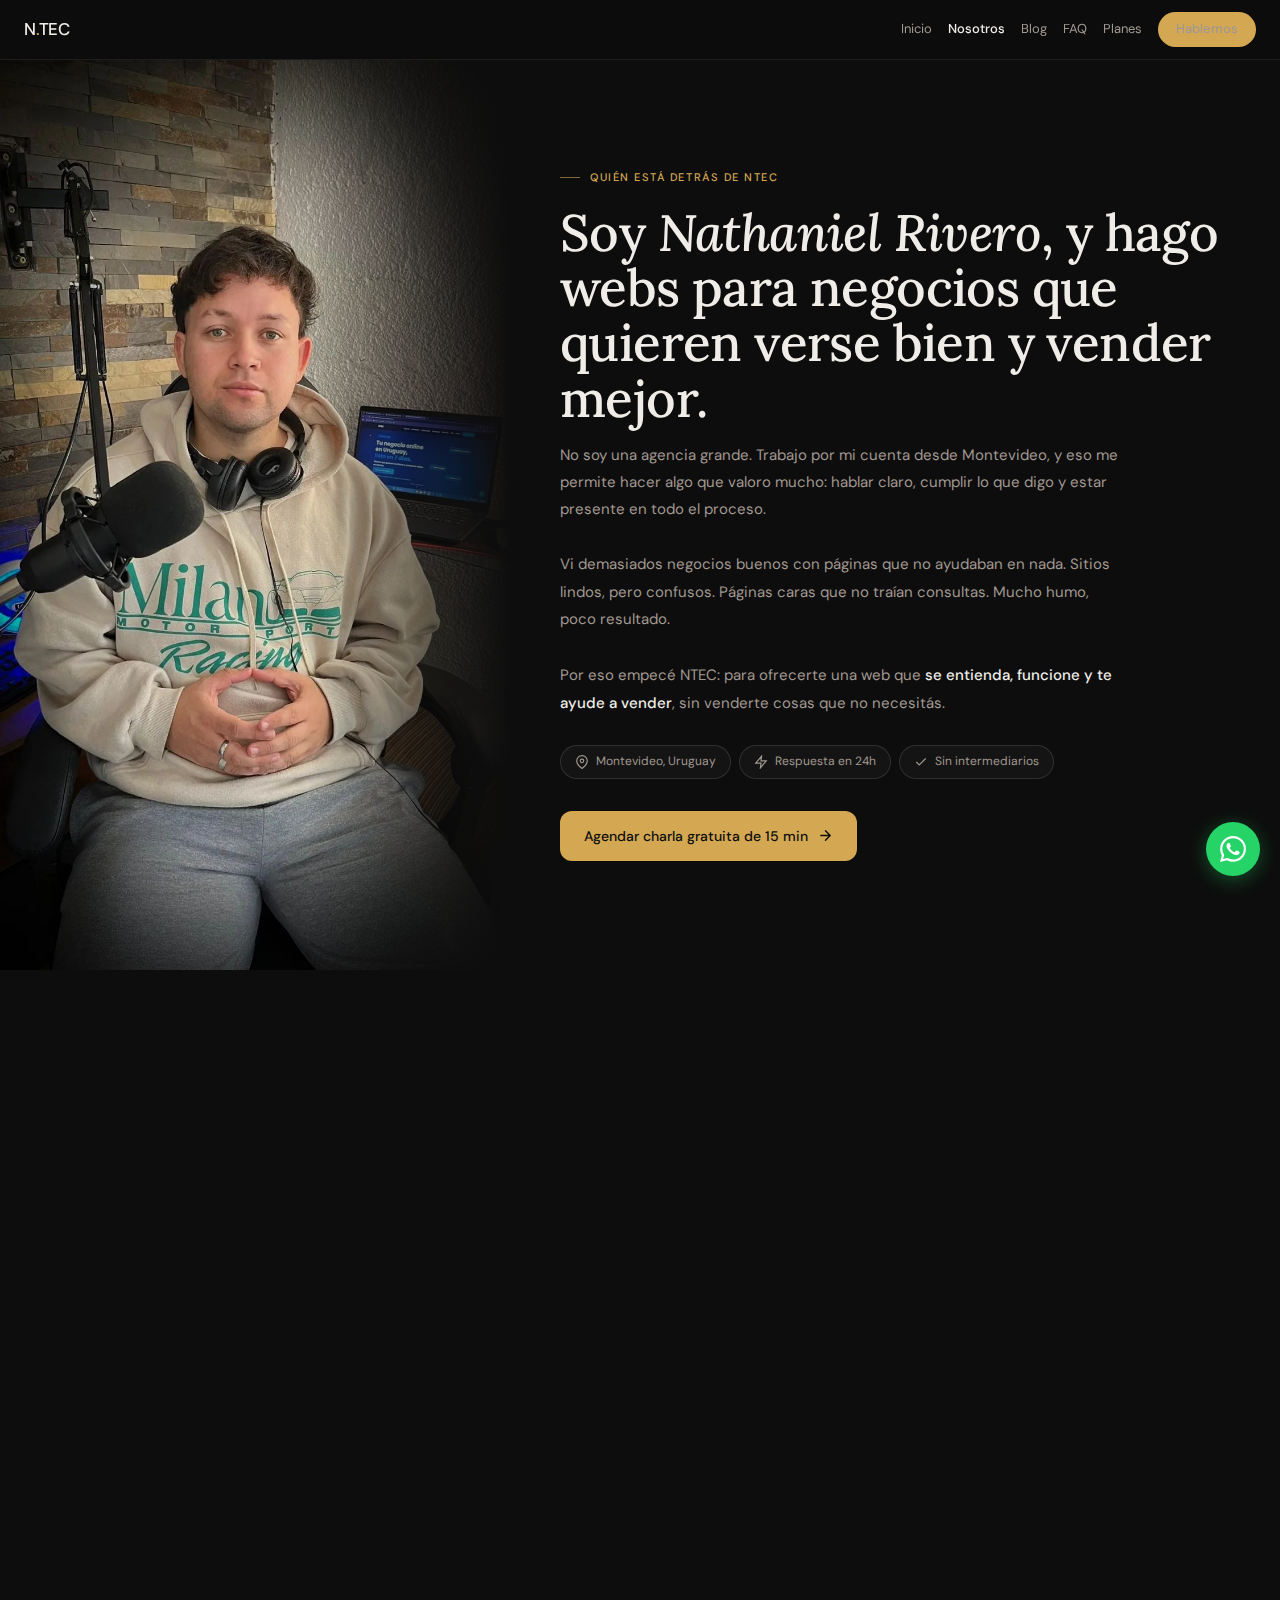
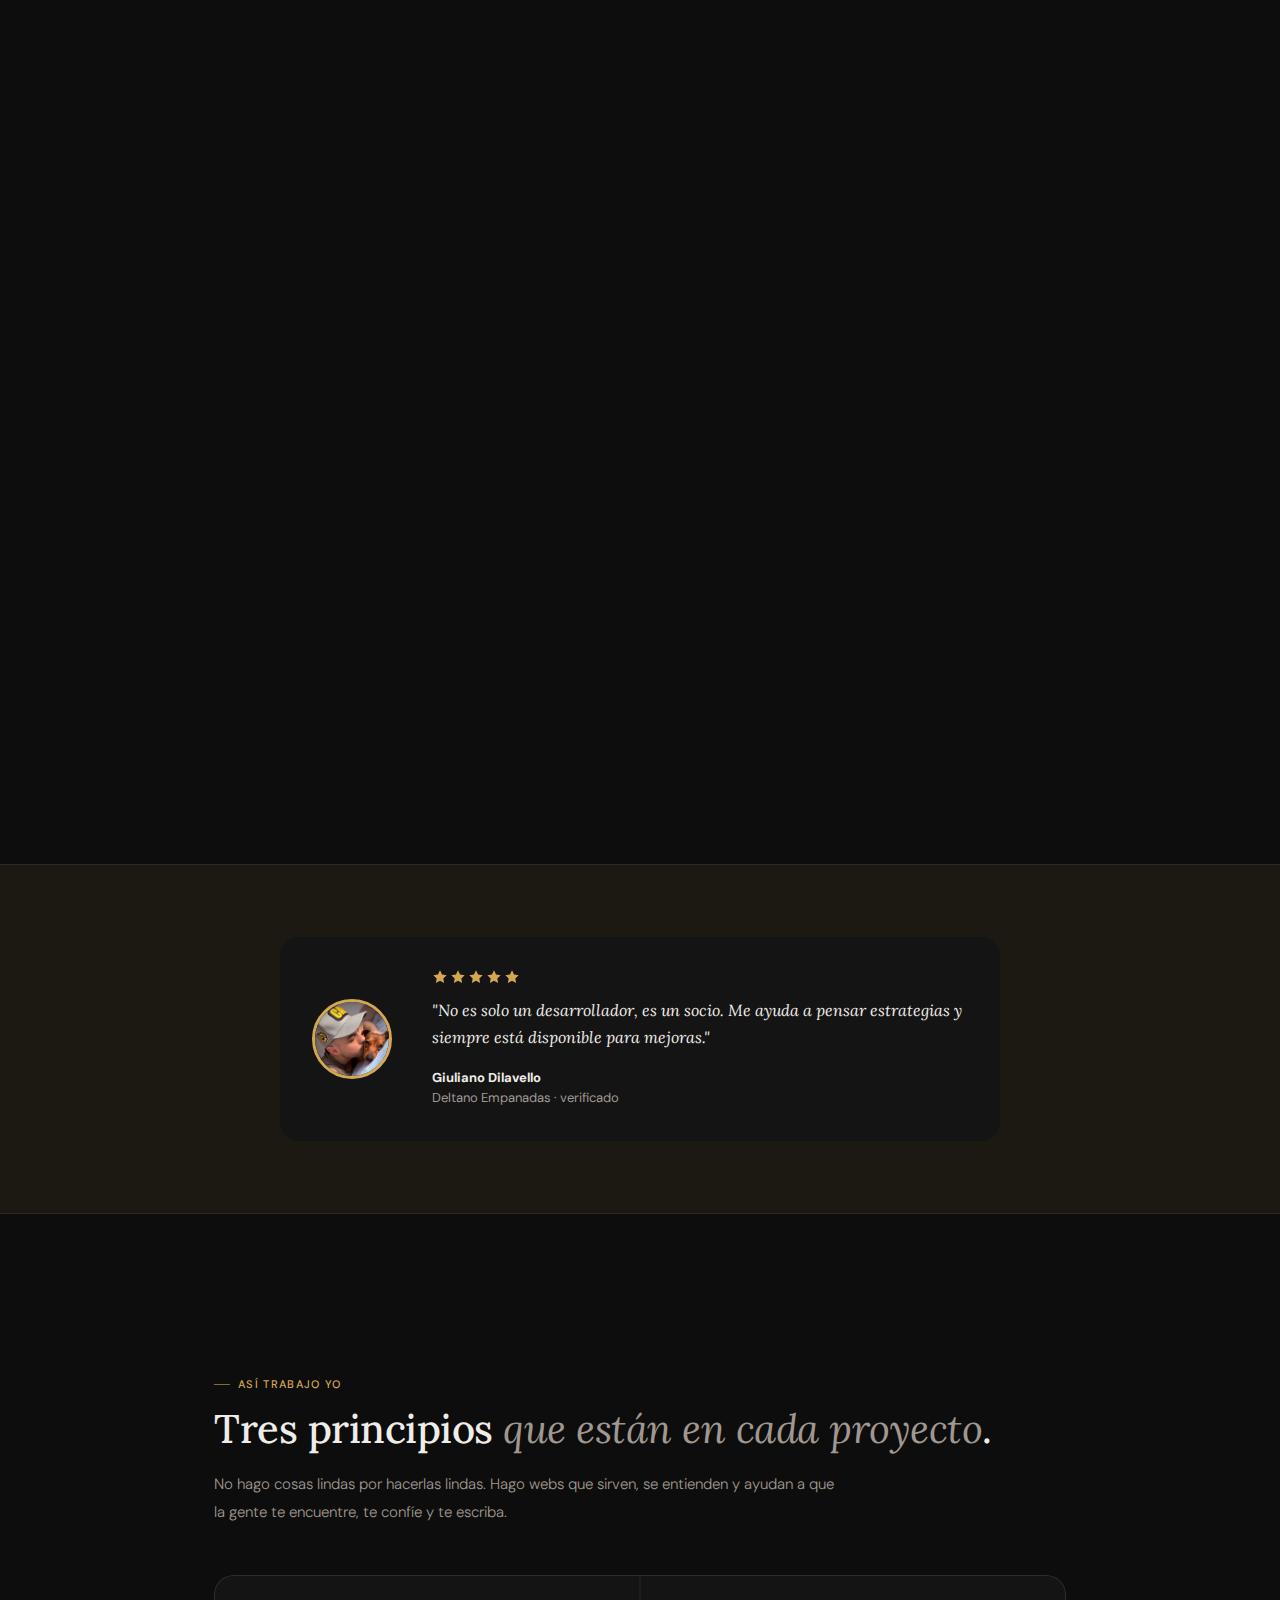
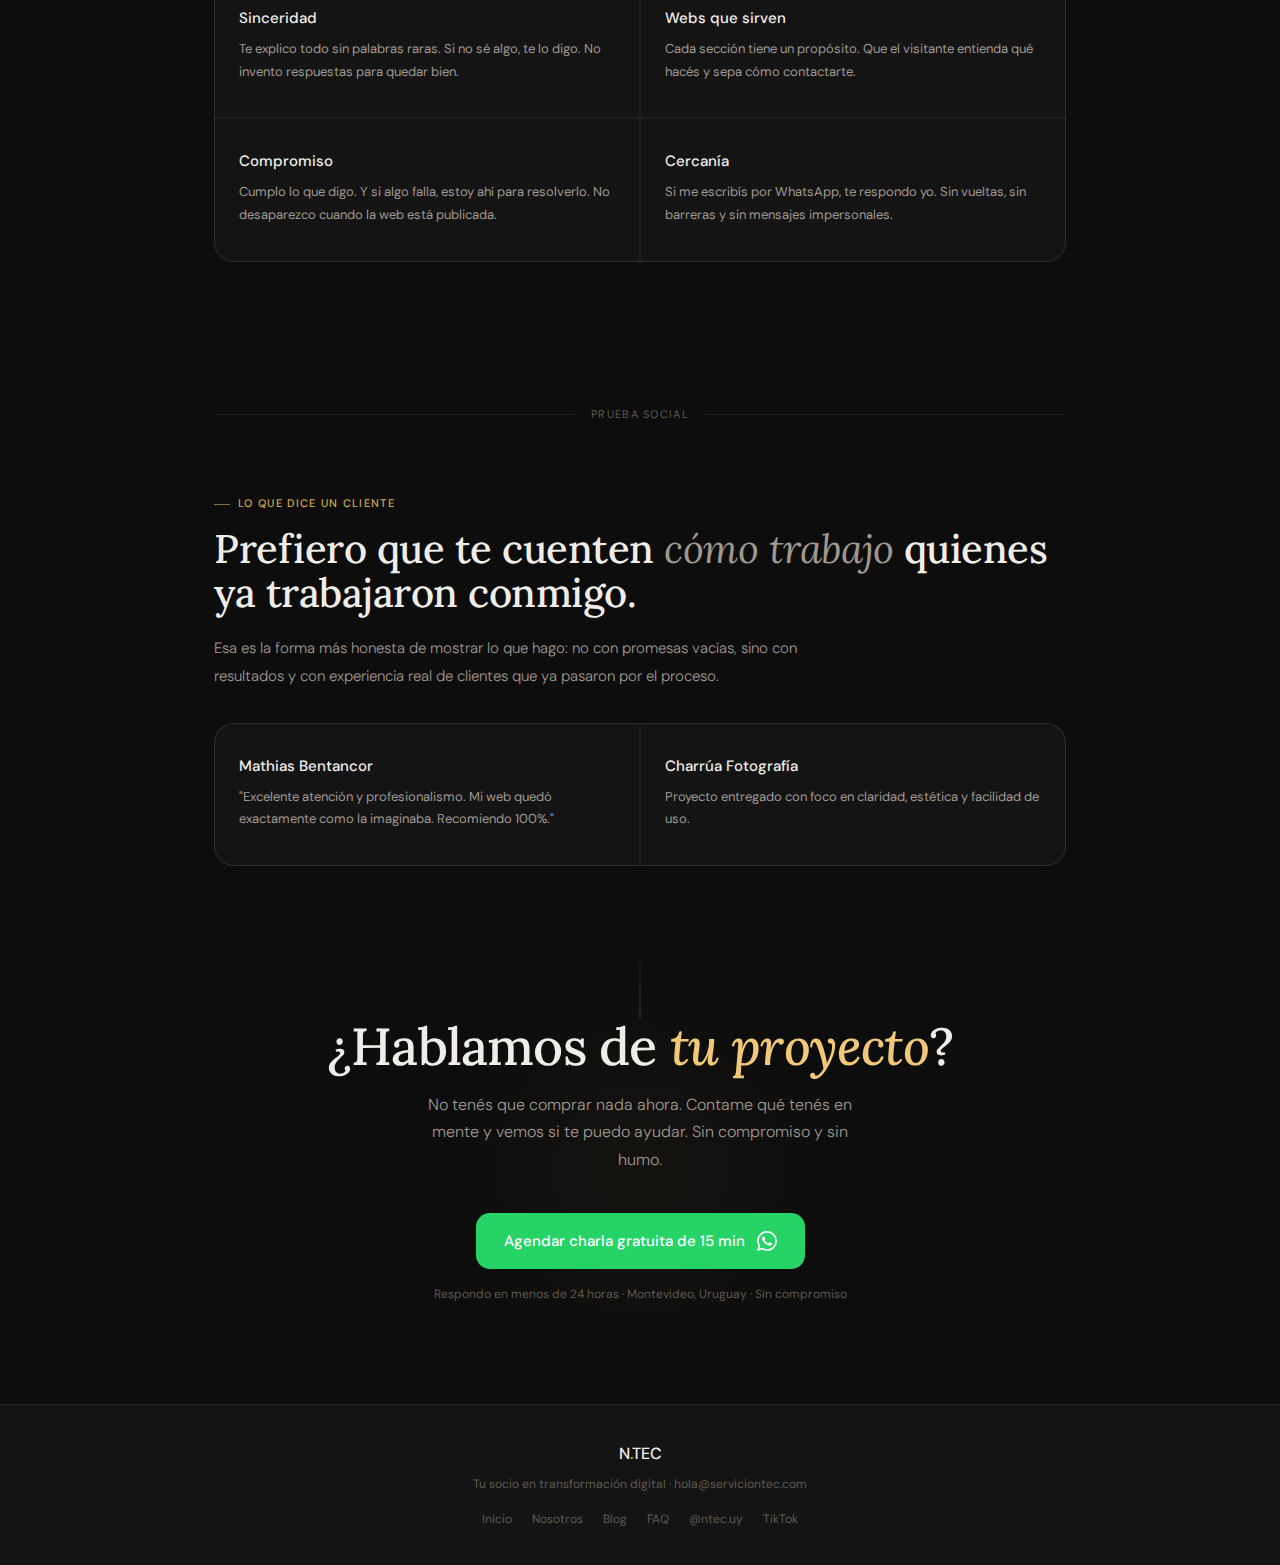
<file: nosotros.html>
<!DOCTYPE html>
<html lang="es">
<head>
<meta charset="UTF-8">
<meta name="viewport" content="width=device-width, initial-scale=1.0">
<title>Quiénes Somos | NTEC - Diseño Web Uruguay</title>
<meta name="description" content="Conocé quién está detrás de NTEC: Nathaniel Rivero, desarrollador web en Montevideo. Webs claras, honestas y pensadas para negocios reales.">
<link rel="icon" href="data:image/svg+xml,<svg xmlns='http://www.w3.org/2000/svg' viewBox='0 0 100 100'><text y='.9em' font-size='90'>N</text></svg>" type="image/svg+xml">
<link rel="preconnect" href="https://fonts.googleapis.com">
<link rel="preconnect" href="https://fonts.gstatic.com" crossorigin>
<link href="https://fonts.googleapis.com/css2?family=Lora:ital,wght@0,500;0,600;1,400;1,500&family=DM+Sans:opsz,wght@9..40,300;9..40,400;9..40,500&display=swap" rel="stylesheet" media="print" onload="this.media='all';this.onload=null;">

<script>
  window.addEventListener('load', function() {
    var s = document.createElement('script');
    s.src = 'https://www.googletagmanager.com/gtag/js?id=G-94QZW9NE5T';
    s.async = true;
    document.head.appendChild(s);
    s.onload = function() {
      window.dataLayer = window.dataLayer || [];
      function gtag(){dataLayer.push(arguments);}
      gtag('js', new Date());
      gtag('config', 'G-94QZW9NE5T');
    };
  });
</script>

<style>
*,*::before,*::after{box-sizing:border-box;margin:0;padding:0}
:root{
  --bg:#0D0D0D;--bg2:#141414;--bg3:#1A1A1A;--warm:#1C1812;--warm2:#221E14;
  --border:rgba(255,255,255,0.07);--border2:rgba(255,255,255,0.12);
  --gold:#D4A853;--gold2:#F0C878;--text:#F0EDE8;--text2:#A09890;--text3:#605850;
  --green:#4CAF7D;--green-bg:rgba(76,175,125,0.1);
  --serif:'Lora',Georgia,serif;--sans:'DM Sans',system-ui,sans-serif;
}
html{scroll-behavior:smooth}
body{
  background:var(--bg);
  color:var(--text);
  font-family:var(--sans);
  font-size:16px;
  line-height:1.6;
  -webkit-font-smoothing:antialiased;
  overflow-x:hidden;
}

nav{
  position:fixed;top:0;left:0;right:0;z-index:200;
  height:60px;
  display:flex;align-items:center;justify-content:space-between;
  padding:0 24px;
  background:rgba(13,13,13,0.88);
  backdrop-filter:blur(12px);
  border-bottom:1px solid var(--border);
}
.nav-logo{
  font-family:var(--sans);font-size:17px;font-weight:500;
  color:var(--text);text-decoration:none;letter-spacing:-0.2px;
}
.nav-logo span{color:var(--gold)}
.nav-right{display:flex;align-items:center;gap:16px}
.nav-right a{
  font-size:13px;color:var(--text2);text-decoration:none;
  transition:color .15s
}
.nav-right a:hover{color:var(--text)}
.nav-right a.active{color:var(--text);font-weight:500}
.nav-cta{
  font-size:13px;font-weight:500;
  background:var(--gold);color:#0D0D0D;
  padding:7px 18px;border-radius:100px;
  text-decoration:none;transition:opacity .15s
}
.nav-cta:hover{opacity:.88;color:#0D0D0D}

.hero{
  min-height:84svh;
  display:grid;
  grid-template-columns:40% 60%;
  padding-top:60px;
}
.hero-photo{
  position:relative;
  background:var(--warm);
  overflow:hidden;
}
.hero-photo img{
  width:100%;height:100%;
  object-fit:cover;object-position:center top;
  display:block;
}
.hero-photo::after{
  content:'';
  position:absolute;inset:0;
  background:linear-gradient(to right,transparent 60%,var(--bg) 100%);
  pointer-events:none;
}
.hero-content{
  display:flex;flex-direction:column;justify-content:center;
  padding:72px 48px;
}
.hero-eyebrow{
  font-size:11px;font-weight:500;
  letter-spacing:.14em;text-transform:uppercase;
  color:var(--gold);margin-bottom:18px;
  display:flex;align-items:center;gap:10px;
}
.hero-eyebrow::before{
  content:'';width:20px;height:1px;background:var(--gold);opacity:.6;display:block;
}
h1.hero-title{
  font-family:var(--serif);
  font-size:clamp(32px,4vw,54px);
  font-weight:500;
  line-height:1.08;
  letter-spacing:-.6px;
  color:var(--text);
  margin-bottom:16px;
}
.hero-subtitle{
  font-size:15px;
  color:var(--text2);
  line-height:1.8;
  max-width:560px;
  margin-bottom:28px;
}
.hero-body{
  font-size:15px;color:var(--text2);
  line-height:1.85;
  max-width:560px;
}
.hero-body strong{color:var(--text);font-weight:500}

.hero-chips{
  display:flex;gap:8px;flex-wrap:wrap;
  margin-top:28px;
}
.chip{
  display:inline-flex;align-items:center;gap:7px;
  border:1px solid var(--border2);
  border-radius:100px;padding:6px 14px;
  font-size:12px;color:var(--text2);
  background:var(--bg2);
}
.chip-icon{width:14px;height:14px;flex-shrink:0}

.btn-primary-gold{
  display:inline-flex;align-items:center;gap:10px;
  background:var(--gold);color:#0D0D0D;
  font-family:var(--sans);font-size:14px;font-weight:500;
  padding:14px 24px;border-radius:12px;
  text-decoration:none;width:fit-content;
  transition:opacity .15s,transform .15s;
  margin-top:32px;
}
.btn-primary-gold:hover{opacity:.9;transform:translateY(-1px)}
.btn-primary-gold svg{width:15px;height:15px;flex-shrink:0}

.sep-text{
  display:flex;align-items:center;gap:16px;
  padding:0 24px;max-width:900px;margin:72px auto 0;
}
.sep-line{flex:1;height:1px;background:var(--border)}
.sep-label{
  font-size:11px;letter-spacing:.12em;
  text-transform:uppercase;color:var(--text3);
  white-space:nowrap;
}

.section{
  padding:72px 24px;
  max-width:900px;
  margin:0 auto;
}
.eyebrow{
  font-size:11px;font-weight:500;letter-spacing:.12em;
  text-transform:uppercase;color:var(--gold);
  margin-bottom:14px;display:flex;align-items:center;gap:8px;
}
.eyebrow::before{
  content:'';width:16px;height:1px;background:var(--gold);opacity:.6;display:block;
}
h2.title{
  font-family:var(--serif);
  font-size:clamp(24px,3.5vw,40px);
  font-weight:500;line-height:1.1;
  letter-spacing:-.5px;color:var(--text);
  margin-bottom:20px;
}
h2.title em{font-style:italic;font-weight:400;color:var(--text2)}
.body-text{
  font-size:15px;color:var(--text2);
  font-weight:300;line-height:1.85;
  max-width:620px;
}
.body-text+.body-text{margin-top:14px}
.body-text strong{color:var(--text);font-weight:500}

.story-grid{
  margin-top:48px;
  display:grid;
  grid-template-columns:repeat(2,1fr);
  gap:2px;
  border-radius:20px;
  overflow:hidden;
  background:var(--border);
  border:1px solid var(--border);
}
.story-item{
  background:var(--bg2);
  padding:30px 24px 34px;
}
.story-title{
  font-size:15px;
  font-weight:500;
  color:var(--text);
  margin-bottom:8px;
}
.story-body{
  font-size:13px;
  color:var(--text2);
  line-height:1.75;
}

.principles-wrap{
  margin-top:48px;
  display:grid;
  grid-template-columns:repeat(3,1fr);
  gap:2px;
  border-radius:20px;
  overflow:hidden;
  background:var(--border);
  border:1px solid var(--border);
}
.principle-item{
  background:var(--bg2);
  padding:32px 24px 36px;
}
.principle-num{
  font-family:var(--serif);
  font-size:42px;
  color:var(--border2);
  line-height:1;
  margin-bottom:12px;
}
.principle-title{
  font-size:15px;
  font-weight:500;
  color:var(--text);
  margin-bottom:8px;
}
.principle-body{
  font-size:13px;
  color:var(--text2);
  line-height:1.7;
}

.testi-section{
  background:var(--warm);
  padding:72px 24px;
  border-top:1px solid var(--border);
  border-bottom:1px solid var(--border);
}
.testi-wrap{
  max-width:720px;margin:0 auto;
  display:flex;align-items:center;gap:40px;
  background:var(--bg2);
  border-radius:20px;
  padding:32px;
}
.testi-avatar{
  width:80px;height:80px;border-radius:50%;
  object-fit:cover;
  border:3px solid var(--gold);
  flex-shrink:0;
}
.testi-content{flex:1}
.testi-stars{display:flex;gap:2px;margin-bottom:12px}
.testi-stars svg{width:16px;height:16px;color:var(--gold)}
.testi-quote{
  font-family:var(--serif);
  font-size:16px;
  font-style:italic;
  color:var(--text);
  line-height:1.7;
  margin-bottom:16px;
}
.testi-author{
  font-size:13px;
  color:var(--text2);
}
.testi-author strong{
  color:var(--text);
  display:block;
}

.cta-section{
  padding:80px 24px 100px;
  text-align:center;
  position:relative;
  overflow:hidden;
}
.cta-section::before{
  content:'';
  position:absolute;top:0;left:50%;transform:translateX(-50%);
  width:1px;height:80px;
  background:linear-gradient(to bottom,transparent,var(--gold));
  opacity:.3;
}
.cta-section::after{
  content:'';
  position:absolute;
  width:400px;height:400px;
  border-radius:50%;
  background:radial-gradient(circle,rgba(212,168,83,0.04) 0%,transparent 70%);
  top:50%;left:50%;transform:translate(-50%,-50%);
  pointer-events:none;
}
h2.cta-title{
  font-family:var(--serif);
  font-size:clamp(28px,5vw,52px);
  font-weight:500;line-height:1.1;
  letter-spacing:-.8px;color:var(--text);
  margin-bottom:16px;position:relative;z-index:1;
}
h2.cta-title em{font-style:italic;color:var(--gold2)}
.cta-sub{
  font-size:16px;color:var(--text2);font-weight:300;
  line-height:1.7;max-width:460px;margin:0 auto 40px;
  position:relative;z-index:1;
}
.btn-wa{
  display:inline-flex;align-items:center;gap:12px;
  background:#25D366;color:#fff;
  font-family:var(--sans);font-size:15px;font-weight:500;
  padding:16px 28px;border-radius:14px;
  text-decoration:none;
  transition:opacity .15s,transform .15s;
  position:relative;z-index:1;
}
.btn-wa:hover{opacity:.92;transform:translateY(-1px)}
.btn-wa svg{width:20px;height:20px;flex-shrink:0}
.cta-note{
  display:block;font-size:12px;color:var(--text3);
  margin-top:16px;position:relative;z-index:1;
}

footer{
  background:var(--bg2);
  border-top:1px solid var(--border);
  padding:36px 24px;
  text-align:center;
}
.footer-logo{
  font-family:var(--sans);font-size:16px;font-weight:500;
  color:var(--text);margin-bottom:8px
}
.footer-logo span{color:var(--gold)}
.footer-sub{font-size:12px;color:var(--text3);margin-bottom:16px}
.footer-links{display:flex;justify-content:center;gap:20px;flex-wrap:wrap}
.footer-links a{font-size:12px;color:var(--text3);text-decoration:none;transition:color .15s}
.footer-links a:hover{color:var(--text2)}

.float-wa{
  position:fixed;bottom:24px;right:20px;z-index:300;
  width:54px;height:54px;border-radius:50%;
  background:#25D366;display:flex;align-items:center;justify-content:center;
  box-shadow:0 4px 20px rgba(37,211,102,0.35);
  text-decoration:none;
  transition:transform .15s;
}
.float-wa:hover{transform:scale(1.08)}
.float-wa svg{width:26px;height:26px}
.nav-toggle{display:none;background:none;border:none;cursor:pointer;padding:4px}
.nav-toggle span{display:block;width:20px;height:2px;background:var(--text);margin:5px 0;transition:.2s}

/* REVEAL */
.reveal{opacity:0;transform:translateY(32px);transition:opacity .65s ease,transform .65s ease}
.reveal.in{opacity:1;transform:none}
.reveal-left{opacity:0;transform:translateX(-40px);transition:opacity .65s ease,transform .65s ease}
.reveal-left.in{opacity:1;transform:none}
.reveal-right{opacity:0;transform:translateX(40px);transition:opacity .65s ease,transform .65s ease}
.reveal-right.in{opacity:1;transform:none}

@media(max-width:700px){
  .hero{grid-template-columns:1fr;min-height:auto}
  .hero-photo{height:68vw;min-height:300px}
  .hero-content{padding:36px 20px 48px}
  .story-grid{grid-template-columns:1fr}
  .principles-wrap{grid-template-columns:1fr}
  .testi-wrap{flex-direction:column;text-align:center}
  .nav-toggle{display:block}
  nav{background:#0D0D0D;border-bottom:1px solid var(--border);backdrop-filter:none}
  .nav-right{position:fixed;top:60px;left:0;right:0;bottom:0;background:#0D0D0D;z-index:100;flex-direction:column;align-items:flex-start;padding:24px;gap:0;transform:translateX(100%);transition:transform .3s}
  .nav-right.open{transform:translateX(0)}
  .nav-right a{padding:12px 0;font-size:16px;border-bottom:1px solid var(--border);display:block;color:var(--text)}
  .nav-right a:hover{color:var(--gold)}
  .nav-right .nav-cta{width:100%;text-align:center;margin-top:16px;background:var(--gold);color:#0D0D0D}
}
</style>
</head>
<body>

<nav>
  <a href="index.html" class="nav-logo">N<span>.</span>TEC</a>
  <button class="nav-toggle" aria-label="Menú">
    <span></span><span></span><span></span>
  </button>
  <div class="nav-right">
    <a href="index.html">Inicio</a>
    <a href="nosotros.html" class="active">Nosotros</a>
    <a href="blog/blog.html">Blog</a>
    <a href="faq.html">FAQ</a>
    <a href="index.html#planes">Planes</a>
    <a href="https://wa.me/59896616638?text=Hola,%20quiero%20consultar%20mi%20web" class="nav-cta">Hablemos</a>
  </div>
</nav>

<section class="hero">
  <div class="hero-photo">
    <img src="yoperfil.webp" alt="Nathaniel Rivero en Montevideo" width="800" height="1000" fetchpriority="high">
  </div>

  <div class="hero-content">
    <div class="hero-eyebrow">Quién está detrás de NTEC</div>
    <h1 class="hero-title">Soy <em>Nathaniel Rivero</em>, y hago webs para negocios que quieren verse bien y vender mejor.</h1>
    <p class="hero-subtitle">No soy una agencia grande. Trabajo por mi cuenta desde Montevideo, y eso me permite hacer algo que valoro mucho: hablar claro, cumplir lo que digo y estar presente en todo el proceso.</p>
    <p class="hero-body">
      Vi demasiados negocios buenos con páginas que no ayudaban en nada. Sitios lindos, pero confusos. Páginas caras que no traían consultas. Mucho humo, poco resultado.
      <br><br>
      Por eso empecé NTEC: para ofrecerte una web que <strong>se entienda, funcione y te ayude a vender</strong>, sin venderte cosas que no necesitás.
    </p>

    <div class="hero-chips">
      <span class="chip"><svg class="chip-icon" viewBox="0 0 24 24" fill="none" stroke="currentColor" stroke-width="2"><path d="M21 10c0 7-9 13-9 13s-9-6-9-13a9 9 0 0 1 18 0z"/><circle cx="12" cy="10" r="3"/></svg> Montevideo, Uruguay</span>
      <span class="chip"><svg class="chip-icon" viewBox="0 0 24 24" fill="none" stroke="currentColor" stroke-width="2"><path d="M13 2L3 14h9l-1 8 10-12h-9l1-8z"/></svg> Respuesta en 24h</span>
      <span class="chip"><svg class="chip-icon" viewBox="0 0 24 24" fill="none" stroke="currentColor" stroke-width="2"><path d="M20 6L9 17l-5-5"/></svg> Sin intermediarios</span>
    </div>

    <a href="https://wa.me/59896616638?text=Hola%20Nathaniel,%20vi%20tu%20p%C3%A1gina%20de%20Nosotros%20y%20quiero%20charlar%2015%20minutos%20sobre%20mi%20proyecto" class="btn-primary-gold">
      Agendar charla gratuita de 15 min
      <svg viewBox="0 0 16 16" fill="none"><path d="M3 8h10M8 3l5 5-5 5" stroke="currentColor" stroke-width="1.5" stroke-linecap="round" stroke-linejoin="round"/></svg>
    </a>
  </div>
</section>

<div class="sep-text reveal-left">
  <div class="sep-line"></div>
  <span class="sep-label">La historia</span>
  <div class="sep-line"></div>
</div>

<section class="section reveal-right">
  <div class="eyebrow">Por qué empecé</div>
  <h2 class="title">Vi negocios buenos <em>que nadie encontraba</em>.</h2>
  <p class="body-text">Muchos negocios pagaban por webs que no resolvían nada: una página bonita, pero invisible; una web que llegaba, pero no explicaba; un sitio que costaba dinero y no devolvía confianza.</p>
  <p class="body-text">Eso no me cerraba. Entonces decidí hacer las cosas de otra forma: simple, directa y con foco en lo que de verdad importa. <strong>Que tu negocio tenga una web útil, clara y honesta.</strong></p>

  <div class="story-grid">
    <div class="story-item">
      <div class="story-title">Lo que vi</div>
      <p class="story-body">Negocios buenos con sitios que no comunicaban bien, no aparecían en Google o no generaban consultas reales.</p>
    </div>
    <div class="story-item">
      <div class="story-title">Lo que decidí hacer</div>
      <p class="story-body">Construir webs que sirvan para algo: explicar mejor, generar confianza y ayudar a vender sin humo.</p>
    </div>
    <div class="story-item">
      <div class="story-title">Lo que no hago</div>
      <p class="story-body">No vendo extras innecesarios ni te complico con palabras raras. Si algo no suma, te lo digo.</p>
    </div>
    <div class="story-item">
      <div class="story-title">Lo que sí hago</div>
      <p class="story-body">Te acompaño de principio a fin para que el proceso sea claro y el resultado te deje tranquilo.</p>
    </div>
  </div>
</section>

<div class="sep-text reveal-right">
  <div class="sep-line"></div>
  <span class="sep-label">Mi forma de trabajar</span>
  <div class="sep-line"></div>
</div>

<section class="section reveal-left">
  <div class="eyebrow">Lo que te garantizo</div>
  <h2 class="title">Acá <em>hablás conmigo</em> de principio a fin.</h2>
  <p class="body-text">No hay secretarios, intermediarios ni teléfono descompuesto. Yo armo el plan, yo escribo el código y yo doy seguimiento al proyecto. Eso me permite ser más rápido, más claro y más responsable con lo que prometo.</p>

  <div class="principles-wrap">
    <div class="principle-item">
      <div class="principle-num">01</div>
      <div class="principle-title">Nada se pierde</div>
      <p class="principle-body">Lo que hablamos en la primera reunión es lo que termino construyendo. No te hago volver a explicar todo dos veces.</p>
    </div>
    <div class="principle-item">
      <div class="principle-num">02</div>
      <div class="principle-title">Doy la cara</div>
      <p class="principle-body">Si algo no queda como acordamos, lo corrijo. Mi nombre está en cada trabajo, así que me hago cargo personalmente.</p>
    </div>
    <div class="principle-item">
      <div class="principle-num">03</div>
      <div class="principle-title">Te hablo claro</div>
      <p class="principle-body">Si no necesitás algo, te lo digo. Si hay una opción más simple o más barata que resuelve mejor, también te lo voy a decir.</p>
    </div>
  </div>
</section>

<section class="testi-section">
  <div class="testi-wrap">
    <img src="giuli.webp" alt="Giuliano Dilavello" class="testi-avatar" width="80" height="80" loading="lazy">
    <div class="testi-content">
      <div class="testi-stars"><svg viewBox="0 0 24 24" fill="currentColor"><path d="M12 2l3.09 6.26L22 9.27l-5 4.87 1.18 6.88L12 17.77l-6.18 3.25L7 14.14 2 9.27l6.91-1.01L12 2z"/></svg><svg viewBox="0 0 24 24" fill="currentColor"><path d="M12 2l3.09 6.26L22 9.27l-5 4.87 1.18 6.88L12 17.77l-6.18 3.25L7 14.14 2 9.27l6.91-1.01L12 2z"/></svg><svg viewBox="0 0 24 24" fill="currentColor"><path d="M12 2l3.09 6.26L22 9.27l-5 4.87 1.18 6.88L12 17.77l-6.18 3.25L7 14.14 2 9.27l6.91-1.01L12 2z"/></svg><svg viewBox="0 0 24 24" fill="currentColor"><path d="M12 2l3.09 6.26L22 9.27l-5 4.87 1.18 6.88L12 17.77l-6.18 3.25L7 14.14 2 9.27l6.91-1.01L12 2z"/></svg><svg viewBox="0 0 24 24" fill="currentColor"><path d="M12 2l3.09 6.26L22 9.27l-5 4.87 1.18 6.88L12 17.77l-6.18 3.25L7 14.14 2 9.27l6.91-1.01L12 2z"/></svg></div>
      <p class="testi-quote">"No es solo un desarrollador, es un socio. Me ayuda a pensar estrategias y siempre está disponible para mejoras."</p>
      <div class="testi-author">
        <strong>Giuliano Dilavello</strong>
        Deltano Empanadas · verificado
      </div>
    </div>
  </div>
</section>

<div class="sep-text reveal-right">
  <div class="sep-line"></div>
  <span class="sep-label">Lo que me guía</span>
  <div class="sep-line"></div>
</div>

<section class="section">
  <div class="eyebrow">Así trabajo yo</div>
  <h2 class="title">Tres principios <em>que están en cada proyecto</em>.</h2>
  <p class="body-text">No hago cosas lindas por hacerlas lindas. Hago webs que sirven, se entienden y ayudan a que la gente te encuentre, te confíe y te escriba.</p>

  <div class="story-grid">
    <div class="story-item">
      <div class="story-title">Sinceridad</div>
      <p class="story-body">Te explico todo sin palabras raras. Si no sé algo, te lo digo. No invento respuestas para quedar bien.</p>
    </div>
    <div class="story-item">
      <div class="story-title">Webs que sirven</div>
      <p class="story-body">Cada sección tiene un propósito. Que el visitante entienda qué hacés y sepa cómo contactarte.</p>
    </div>
    <div class="story-item">
      <div class="story-title">Compromiso</div>
      <p class="story-body">Cumplo lo que digo. Y si algo falla, estoy ahí para resolverlo. No desaparezco cuando la web está publicada.</p>
    </div>
    <div class="story-item">
      <div class="story-title">Cercanía</div>
      <p class="story-body">Si me escribís por WhatsApp, te respondo yo. Sin vueltas, sin barreras y sin mensajes impersonales.</p>
    </div>
  </div>
</section>

<div class="sep-text">
  <div class="sep-line"></div>
  <span class="sep-label">Prueba social</span>
  <div class="sep-line"></div>
</div>

<section class="section">
  <div class="eyebrow">Lo que dice un cliente</div>
  <h2 class="title">Prefiero que te cuenten <em>cómo trabajo</em> quienes ya trabajaron conmigo.</h2>
  <p class="body-text">Esa es la forma más honesta de mostrar lo que hago: no con promesas vacías, sino con resultados y con experiencia real de clientes que ya pasaron por el proceso.</p>

  <div class="story-grid" style="margin-top:32px">
    <div class="story-item">
      <div class="story-title">Mathias Bentancor</div>
      <p class="story-body">"Excelente atención y profesionalismo. Mi web quedó exactamente como la imaginaba. Recomiendo 100%."</p>
    </div>
    <div class="story-item">
      <div class="story-title">Charrúa Fotografía</div>
      <p class="story-body">Proyecto entregado con foco en claridad, estética y facilidad de uso.</p>
    </div>
  </div>
</section>

<section class="cta-section">
  <h2 class="cta-title">¿Hablamos de <em>tu proyecto</em>?</h2>
  <p class="cta-sub">No tenés que comprar nada ahora. Contame qué tenés en mente y vemos si te puedo ayudar. Sin compromiso y sin humo.</p>
  <a href="https://wa.me/59896616638?text=Hola%20Nathaniel,%20vi%20tu%20p%C3%A1gina%20de%20Nosotros%20y%20quiero%20charlar%2015%20minutos%20sobre%20mi%20proyecto" class="btn-wa">
    Agendar charla gratuita de 15 min
    <svg viewBox="0 0 24 24" fill="currentColor"><path d="M17.472 14.382c-.297-.149-1.758-.867-2.03-.967-.273-.099-.471-.148-.67.15-.197.297-.767.966-.94 1.164-.173.199-.347.223-.644.075-.297-.15-1.255-.463-2.39-1.475-.883-.788-1.48-1.761-1.653-2.059-.173-.297-.018-.458.13-.606.134-.133.298-.347.446-.52.149-.174.198-.298.298-.497.099-.198.05-.371-.025-.52-.075-.149-.669-1.612-.916-2.207-.242-.579-.487-.5-.669-.51-.173-.008-.371-.01-.57-.01-.198 0-.52.074-.792.372-.272.297-1.04 1.016-1.04 2.479 0 1.462 1.065 2.875 1.213 3.074.149.198 2.096 3.2 5.077 4.487.709.306 1.262.489 1.694.625.712.227 1.36.195 1.871.118.571-.085 1.758-.719 2.006-1.413.248-.694.248-1.289.173-1.413-.074-.124-.272-.198-.57-.347m-5.421 7.403h-.004a9.87 9.87 0 01-5.031-1.378l-.361-.214-3.741.982.998-3.648-.235-.374a9.86 9.86 0 01-1.51-5.26c.001-5.45 4.436-9.884 9.888-9.884 2.64 0 5.122 1.03 6.988 2.898a9.825 9.825 0 012.893 6.994c-.003 5.45-4.437 9.884-9.885 9.884m8.413-18.297A11.815 11.815 0 0012.05 0C5.495 0 .16 5.335.157 11.892c0 2.096.547 4.142 1.588 5.945L.057 24l6.305-1.654a11.882 11.882 0 005.683 1.448h.005c6.554 0 11.89-5.335 11.893-11.893a11.821 11.821 0 00-3.48-8.413z"/></svg>
  </a>
  <span class="cta-note">Respondo en menos de 24 horas · Montevideo, Uruguay · Sin compromiso</span>
</section>

<footer>
  <div class="footer-logo">N<span>.</span>TEC</div>
  <div class="footer-sub">Tu socio en transformación digital · hola@serviciontec.com</div>
  <div class="footer-links">
    <a href="index.html">Inicio</a>
    <a href="nosotros.html">Nosotros</a>
    <a href="blog/blog.html">Blog</a>
    <a href="faq.html">FAQ</a>
    <a href="https://www.instagram.com/ntec.uy/" target="_blank" rel="noopener noreferrer">@ntec.uy</a>
    <a href="https://www.tiktok.com/@ntec02" target="_blank" rel="noopener noreferrer">TikTok</a>
  </div>
</footer>

<a href="https://wa.me/59896616638?text=Hola,%20quiero%20consultar%20mi%20web" class="float-wa" aria-label="Chatear por WhatsApp">
  <svg viewBox="0 0 24 24" fill="white"><path d="M17.472 14.382c-.297-.149-1.758-.867-2.03-.967-.273-.099-.471-.148-.67.15-.197.297-.767.966-.94 1.164-.173.199-.347.223-.644.075-.297-.15-1.255-.463-2.39-1.475-.883-.788-1.48-1.761-1.653-2.059-.173-.297-.018-.458.13-.606.134-.133.298-.347.446-.52.149-.174.198-.298.298-.497.099-.198.05-.371-.025-.52-.075-.149-.669-1.612-.916-2.207-.242-.579-.487-.5-.669-.51-.173-.008-.371-.01-.57-.01-.198 0-.52.074-.792.372-.272.297-1.04 1.016-1.04 2.479 0 1.462 1.065 2.875 1.213 3.074.149.198 2.096 3.2 5.077 4.487.709.306 1.262.489 1.694.625.712.227 1.36.195 1.871.118.571-.085 1.758-.719 2.006-1.413.248-.694.248-1.289.173-1.413-.074-.124-.272-.198-.57-.347m-5.421 7.403h-.004a9.87 9.87 0 01-5.031-1.378l-.361-.214-3.741.982.998-3.648-.235-.374a9.86 9.86 0 01-1.51-5.26c.001-5.45 4.436-9.884 9.888-9.884 2.64 0 5.122 1.03 6.988 2.898a9.825 9.825 0 012.893 6.994c-.003 5.45-4.437 9.884-9.885 9.884m8.413-18.297A11.815 11.815 0 0012.05 0C5.495 0 .16 5.335.157 11.892c0 2.096.547 4.142 1.588 5.945L.057 24l6.305-1.654a11.882 11.882 0 005.683 1.448h.005c6.554 0 11.89-5.335 11.893-11.893a11.821 11.821 0 00-3.48-8.413z"/></svg>
</a>

<script>
document.querySelector('.nav-toggle').addEventListener('click', () => {
  document.querySelector('.nav-right').classList.toggle('open');
});
document.querySelectorAll('.nav-right a').forEach(link => {
  link.addEventListener('click', () => document.querySelector('.nav-right').classList.remove('open'));
});

const obs = new IntersectionObserver(entries => {
  entries.forEach(e => {
    if (e.isIntersecting) { e.target.classList.add('in'); obs.unobserve(e.target); }
  });
}, { threshold: 0.08 });
document.querySelectorAll('.reveal, .reveal-left, .reveal-right').forEach(el => obs.observe(el));
</script>
</body>
</html>
</file>
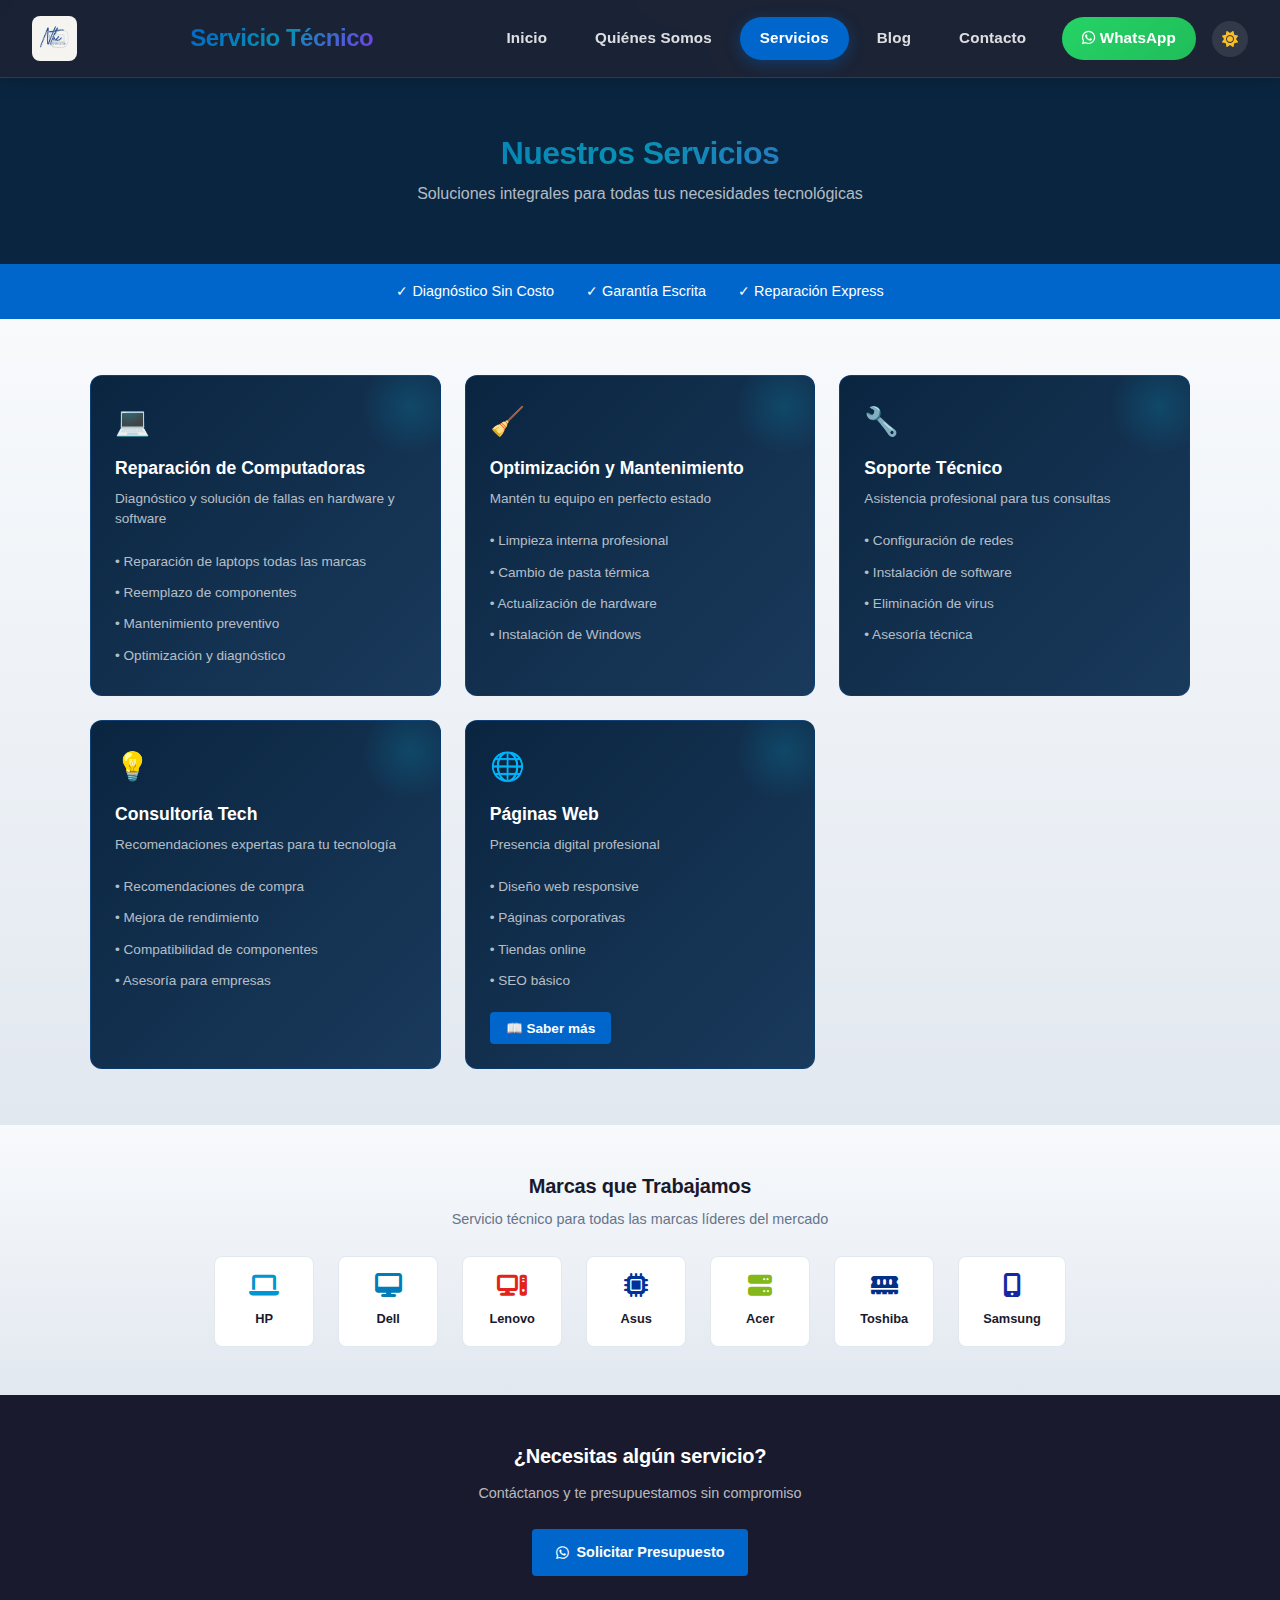
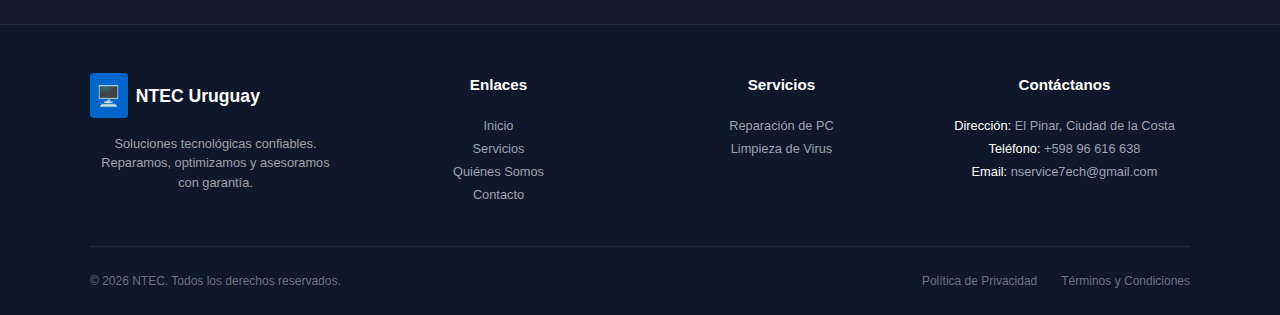
<file: servicios.html>
<!DOCTYPE html>
<html lang="es">
<head>
    <meta charset="UTF-8">
    <meta name="viewport" content="width=device-width, initial-scale=1.0">
    <title>Servicios - NTEC | Servicio Técnico Profesional</title>
    <meta name="description" content="NTEC ofrece servicios de reparación de computadoras, laptops, mantenimiento, soporte técnico y consultoría. ¡Contáctanos!">
    <link rel="stylesheet" href="theme.css">
    <link rel="stylesheet" href="https://cdnjs.cloudflare.com/ajax/libs/font-awesome/6.4.0/css/all.min.css">
    <link rel="icon" href="data:image/svg+xml,<svg xmlns=%22http://www.w3.org/2000/svg%22 viewBox=%220 0 100 100%22><text y=%22.9em%22 font-size=%2290%22>🖥️</text></svg>">
    <style>
        /* Animaciones para contenido expandido */
        @keyframes webPulse {
            0%, 100% { transform: scale(1); opacity: 1; }
            50% { transform: scale(1.1); opacity: 0.8; }
        }
        
        @keyframes webFloat {
            0%, 100% { transform: translateY(0); }
            50% { transform: translateY(-10px); }
        }
        
        @keyframes gradientShift {
            0% { background-position: 0% 50%; }
            50% { background-position: 100% 50%; }
            100% { background-position: 0% 50%; }
        }
        
        @keyframes floatParticle {
            0%, 100% { transform: translateY(0) rotate(0deg); opacity: 0.3; }
            50% { transform: translateY(-30px) rotate(180deg); opacity: 0.6; }
        }
        
        @keyframes cardFloat {
            0%, 100% { transform: translateY(0); }
            50% { transform: translateY(-8px); }
        }
        
        @keyframes shimmer {
            0% { background-position: -200% 0; }
            100% { background-position: 200% 0; }
        }
        
        @keyframes glowPulse {
            0%, 100% { box-shadow: 0 0 20px rgba(0, 212, 255, 0.3); }
            50% { box-shadow: 0 0 40px rgba(0, 212, 255, 0.6); }
        }
        
        /* Fondo del display */
        .web-display-bg {
            background: linear-gradient(-45deg, #0a2540, #1a1a2e, #0f3460, #16213e);
            background-size: 400% 400%;
            animation: gradientShift 15s ease infinite;
            position: relative;
            overflow: hidden;
        }
        
        .web-display-bg::before {
            content: '';
            position: absolute;
            top: 0;
            left: 0;
            right: 0;
            bottom: 0;
            background: url("data:image/svg+xml,%3Csvg width='60' height='60' viewBox='0 0 60 60' xmlns='http://www.w3.org/2000/svg'%3E%3Cg fill='none' fill-rule='evenodd'%3E%3Cg fill='%23ffffff' fill-opacity='0.03'%3E%3Cpath d='M36 34v-4h-2v4h-4v2h4v4h2v-4h4v-2h-4zm0-30V0h-2v4h-4v2h4v4h2V6h4V4h-4zM6 34v-4H4v4H0v2h4v4h2v-4h4v-2H6zM6 4V0H4v4H0v2h4v4h2V6h4V4H6z'/%3E%3C/g%3E%3C/g%3E%3C/svg%3E");
            pointer-events: none;
        }
        
        /* Partículas flotantes */
        .display-particles {
            position: absolute;
            top: 0;
            left: 0;
            width: 100%;
            height: 100%;
            pointer-events: none;
            overflow: hidden;
        }
        
        .display-particle {
            position: absolute;
            width: 6px;
            height: 6px;
            background: #00d4ff;
            border-radius: 50%;
            animation: floatParticle 6s ease-in-out infinite;
        }
        
        .display-particle:nth-child(2) { left: 20%; animation-delay: -1s; background: #0066cc; }
        .display-particle:nth-child(3) { left: 40%; animation-delay: -2s; }
        .display-particle:nth-child(4) { left: 60%; animation-delay: -3s; background: #7c3aed; }
        .display-particle:nth-child(5) { left: 80%; animation-delay: -4s; background: #10b981; }
        
        /* Cards flotantes */
        .floating-card {
            transition: all 0.4s cubic-bezier(0.175, 0.885, 0.32, 1.275);
        }
        
        .floating-card:hover {
            transform: translateY(-12px) scale(1.02);
            box-shadow: 0 25px 50px rgba(0, 0, 0, 0.4);
        }
        
        /* Glassmorphism */
        .glass-card {
            background: rgba(255, 255, 255, 0.1);
            backdrop-filter: blur(10px);
            -webkit-backdrop-filter: blur(10px);
            border: 1px solid rgba(255, 255, 255, 0.15);
        }
        
        /* Botón CTA mejorado */
        .cta-glow {
            animation: glowPulse 2s ease-in-out infinite;
        }
        
        /* Efecto shine en portafolio */
        .portfolio-card {
            position: relative;
            overflow: hidden;
        }
        
        .portfolio-card::after {
            content: '';
            position: absolute;
            top: 0;
            left: -100%;
            width: 100%;
            height: 100%;
            background: linear-gradient(90deg, transparent, rgba(255,255,255,0.2), transparent);
            animation: shimmer 3s infinite;
        }
        
        /* Responsive Services Grid */
        @media (max-width: 900px) {
            .services-grid {
                grid-template-columns: repeat(2, 1fr) !important;
            }
        }
        
        @media (max-width: 600px) {
            .services-grid {
                grid-template-columns: 1fr !important;
            }
        }
    </style>
</head>
<body style="background: #f5f7fa;">
    
    <!-- Partículas flotantes -->
    <div class="particles">
        <div class="particle"></div>
        <div class="particle"></div>
        <div class="particle"></div>
        <div class="particle"></div>
        <div class="particle"></div>
        <div class="particle"></div>
        <div class="particle"></div>
        <div class="particle"></div>
        <div class="particle"></div>
        <div class="particle"></div>
        <div class="particle"></div>
        <div class="particle"></div>
        <div class="particle"></div>
        <div class="particle"></div>
        <div class="particle"></div>
    </div>
    
    <header>
        <div class="logo-img"><img src="Ntec (3).png" alt="NTEC"></div>
        <h1>Servicio Técnico</h1>
        <nav>
            <a href="index.html">Inicio</a>
            <a href="quienes-somos.html">Quiénes Somos</a>
            <a href="servicios.html" class="active">Servicios</a>
            <a href="blog.html">Blog</a>
            <a href="contacto.html">Contacto</a>
            <a href="https://wa.me/59896616638" target="_blank" class="whatsapp-link">
                <i class="fab fa-whatsapp"></i> WhatsApp
            </a>
            <button class="dark-mode-toggle" onclick="toggleDarkMode()" aria-label="Cambiar modo oscuro">
                <i class="fas fa-sun sun-icon"></i>
                <i class="fas fa-moon moon-icon"></i>
            </button>
        </nav>
    </header>

    <!-- Page Header -->
    <section class="animate-on-scroll" style="background: #0a2540; padding: 3.5rem 2rem; text-align: center;">
        <h1 style="font-size: 2rem; font-weight: 700; color: white; margin-bottom: 0.5rem;">Nuestros Servicios</h1>
        <p style="color: rgba(255, 255, 255, 0.7); font-size: 1rem;">Soluciones integrales para todas tus necesidades tecnológicas</p>
    </section>

    <!-- Banner de confianza -->
    <section style="background: #0066cc; padding: 1rem 2rem; text-align: center;">
        <div style="max-width: 1200px; margin: 0 auto; display: flex; justify-content: center; align-items: center; gap: 2rem; flex-wrap: wrap; color: white; font-size: 0.9rem;">
            <span style="display: flex; align-items: center; gap: 6px; font-weight: 500;">
                ✓ Diagnóstico Sin Costo
            </span>
            <span style="display: flex; align-items: center; gap: 6px; font-weight: 500;">
                ✓ Garantía Escrita
            </span>
            <span style="display: flex; align-items: center; gap: 6px; font-weight: 500;">
                ✓ Reparación Express
            </span>
        </div>
    </section>

    <!-- Servicios -->
    <section style="padding: 3.5rem 2rem; background: linear-gradient(180deg, #f8fafc 0%, #e2e8f0 100%);">
        <div style="max-width: 1100px; margin: 0 auto;">
            <div class="services-grid" style="display: grid; grid-template-columns: repeat(3, 1fr); gap: 1.5rem;">
                <!-- Servicio 1 -->
                <div style="background: linear-gradient(135deg, #0a2540 0%, #1a3a5c 100%); border: 1px solid rgba(0,102,204,0.3); border-radius: 12px; padding: 1.5rem; transition: all 0.3s; position: relative; overflow: hidden;" onmouseover="this.style.transform='translateY(-8px)'; this.style.borderColor='#0066cc'; this.style.boxShadow='0 15px 40px rgba(0,102,204,0.3)'" onmouseout="this.style.transform='translateY(0)'; this.style.borderColor='rgba(0,102,204,0.3)'; this.style.boxShadow='none'">
                    <div style="position: absolute; top: -20px; right: -20px; width: 100px; height: 100px; background: radial-gradient(circle, rgba(0,212,255,0.15), transparent 70%); pointer-events: none;"></div>
                    <div style="font-size: 1.75rem; margin-bottom: 0.75rem;">💻</div>
                    <h3 style="color: white; margin-bottom: 0.5rem; font-size: 1.1rem; font-weight: 600;">Reparación de Computadoras</h3>
                    <p style="color: rgba(255,255,255,0.7); font-size: 0.85rem; margin-bottom: 1rem; line-height: 1.5;">Diagnóstico y solución de fallas en hardware y software</p>
                    <ul style="list-style: none; padding: 0; margin: 0;">
                        <li style="padding: 0.3rem 0; color: rgba(255,255,255,0.7); font-size: 0.85rem;">• Reparación de laptops todas las marcas</li>
                        <li style="padding: 0.3rem 0; color: rgba(255,255,255,0.7); font-size: 0.85rem;">• Reemplazo de componentes</li>
                        <li style="padding: 0.3rem 0; color: rgba(255,255,255,0.7); font-size: 0.85rem;">• Mantenimiento preventivo</li>
                        <li style="padding: 0.3rem 0; color: rgba(255,255,255,0.7); font-size: 0.85rem;">• Optimización y diagnóstico</li>
                    </ul>
                </div>
                
                <!-- Servicio 2 -->
                <div style="background: linear-gradient(135deg, #0a2540 0%, #1a3a5c 100%); border: 1px solid rgba(0,102,204,0.3); border-radius: 12px; padding: 1.5rem; transition: all 0.3s; position: relative; overflow: hidden;" onmouseover="this.style.transform='translateY(-8px)'; this.style.borderColor='#0066cc'; this.style.boxShadow='0 15px 40px rgba(0,102,204,0.3)'" onmouseout="this.style.transform='translateY(0)'; this.style.borderColor='rgba(0,102,204,0.3)'; this.style.boxShadow='none'">
                    <div style="position: absolute; top: -20px; right: -20px; width: 100px; height: 100px; background: radial-gradient(circle, rgba(0,212,255,0.15), transparent 70%); pointer-events: none;"></div>
                    <div style="font-size: 1.75rem; margin-bottom: 0.75rem;">🧹</div>
                    <h3 style="color: white; margin-bottom: 0.5rem; font-size: 1.1rem; font-weight: 600;">Optimización y Mantenimiento</h3>
                    <p style="color: rgba(255,255,255,0.7); font-size: 0.85rem; margin-bottom: 1rem; line-height: 1.5;">Mantén tu equipo en perfecto estado</p>
                    <ul style="list-style: none; padding: 0; margin: 0;">
                        <li style="padding: 0.3rem 0; color: rgba(255,255,255,0.7); font-size: 0.85rem;">• Limpieza interna profesional</li>
                        <li style="padding: 0.3rem 0; color: rgba(255,255,255,0.7); font-size: 0.85rem;">• Cambio de pasta térmica</li>
                        <li style="padding: 0.3rem 0; color: rgba(255,255,255,0.7); font-size: 0.85rem;">• Actualización de hardware</li>
                        <li style="padding: 0.3rem 0; color: rgba(255,255,255,0.7); font-size: 0.85rem;">• Instalación de Windows</li>
                    </ul>
                </div>
                
                <!-- Servicio 3 -->
                <div style="background: linear-gradient(135deg, #0a2540 0%, #1a3a5c 100%); border: 1px solid rgba(0,102,204,0.3); border-radius: 12px; padding: 1.5rem; transition: all 0.3s; position: relative; overflow: hidden;" onmouseover="this.style.transform='translateY(-8px)'; this.style.borderColor='#0066cc'; this.style.boxShadow='0 15px 40px rgba(0,102,204,0.3)'" onmouseout="this.style.transform='translateY(0)'; this.style.borderColor='rgba(0,102,204,0.3)'; this.style.boxShadow='none'">
                    <div style="position: absolute; top: -20px; right: -20px; width: 100px; height: 100px; background: radial-gradient(circle, rgba(0,212,255,0.15), transparent 70%); pointer-events: none;"></div>
                    <div style="font-size: 1.75rem; margin-bottom: 0.75rem;">🔧</div>
                    <h3 style="color: white; margin-bottom: 0.5rem; font-size: 1.1rem; font-weight: 600;">Soporte Técnico</h3>
                    <p style="color: rgba(255,255,255,0.7); font-size: 0.85rem; margin-bottom: 1rem; line-height: 1.5;">Asistencia profesional para tus consultas</p>
                    <ul style="list-style: none; padding: 0; margin: 0;">
                        <li style="padding: 0.3rem 0; color: rgba(255,255,255,0.7); font-size: 0.85rem;">• Configuración de redes</li>
                        <li style="padding: 0.3rem 0; color: rgba(255,255,255,0.7); font-size: 0.85rem;">• Instalación de software</li>
                        <li style="padding: 0.3rem 0; color: rgba(255,255,255,0.7); font-size: 0.85rem;">• Eliminación de virus</li>
                        <li style="padding: 0.3rem 0; color: rgba(255,255,255,0.7); font-size: 0.85rem;">• Asesoría técnica</li>
                    </ul>
                </div>
                
                <!-- Servicio 4 -->
                <div style="background: linear-gradient(135deg, #0a2540 0%, #1a3a5c 100%); border: 1px solid rgba(0,102,204,0.3); border-radius: 12px; padding: 1.5rem; transition: all 0.3s; position: relative; overflow: hidden;" onmouseover="this.style.transform='translateY(-8px)'; this.style.borderColor='#0066cc'; this.style.boxShadow='0 15px 40px rgba(0,102,204,0.3)'" onmouseout="this.style.transform='translateY(0)'; this.style.borderColor='rgba(0,102,204,0.3)'; this.style.boxShadow='none'">
                    <div style="position: absolute; top: -20px; right: -20px; width: 100px; height: 100px; background: radial-gradient(circle, rgba(0,212,255,0.15), transparent 70%); pointer-events: none;"></div>
                    <div style="font-size: 1.75rem; margin-bottom: 0.75rem;">💡</div>
                    <h3 style="color: white; margin-bottom: 0.5rem; font-size: 1.1rem; font-weight: 600;">Consultoría Tech</h3>
                    <p style="color: rgba(255,255,255,0.7); font-size: 0.85rem; margin-bottom: 1rem; line-height: 1.5;">Recomendaciones expertas para tu tecnología</p>
                    <ul style="list-style: none; padding: 0; margin: 0;">
                        <li style="padding: 0.3rem 0; color: rgba(255,255,255,0.7); font-size: 0.85rem;">• Recomendaciones de compra</li>
                        <li style="padding: 0.3rem 0; color: rgba(255,255,255,0.7); font-size: 0.85rem;">• Mejora de rendimiento</li>
                        <li style="padding: 0.3rem 0; color: rgba(255,255,255,0.7); font-size: 0.85rem;">• Compatibilidad de componentes</li>
                        <li style="padding: 0.3rem 0; color: rgba(255,255,255,0.7); font-size: 0.85rem;">• Asesoría para empresas</li>
                    </ul>
                </div>
                
                <!-- Servicio 5 -->
                <div style="background: linear-gradient(135deg, #0a2540 0%, #1a3a5c 100%); border: 1px solid rgba(0,102,204,0.3); border-radius: 12px; padding: 1.5rem; transition: all 0.3s; position: relative; overflow: hidden;" onmouseover="this.style.transform='translateY(-8px)'; this.style.borderColor='#0066cc'; this.style.boxShadow='0 15px 40px rgba(0,102,204,0.3)'" onmouseout="this.style.transform='translateY(0)'; this.style.borderColor='rgba(0,102,204,0.3)'; this.style.boxShadow='none'">
                    <div style="position: absolute; top: -20px; right: -20px; width: 100px; height: 100px; background: radial-gradient(circle, rgba(0,212,255,0.15), transparent 70%); pointer-events: none;"></div>
                    <div style="font-size: 1.75rem; margin-bottom: 0.75rem;">🌐</div>
                    <h3 style="color: white; margin-bottom: 0.5rem; font-size: 1.1rem; font-weight: 600;">Páginas Web</h3>
                    <p style="color: rgba(255,255,255,0.7); font-size: 0.85rem; margin-bottom: 1rem; line-height: 1.5;">Presencia digital profesional</p>
                    <ul style="list-style: none; padding: 0; margin: 0;">
                        <li style="padding: 0.3rem 0; color: rgba(255,255,255,0.7); font-size: 0.85rem;">• Diseño web responsive</li>
                        <li style="padding: 0.3rem 0; color: rgba(255,255,255,0.7); font-size: 0.85rem;">• Páginas corporativas</li>
                        <li style="padding: 0.3rem 0; color: rgba(255,255,255,0.7); font-size: 0.85rem;">• Tiendas online</li>
                        <li style="padding: 0.3rem 0; color: rgba(255,255,255,0.7); font-size: 0.85rem;">• SEO básico</li>
                    </ul>
                    <button onclick="toggleWebDetails()" style="margin-top: 1rem; background: #0066cc; color: white; border: none; padding: 0.5rem 1rem; border-radius: 4px; cursor: pointer; font-size: 0.85rem; font-weight: 600;" onmouseover="this.style.background='#0052a3'" onmouseout="this.style.background='#0066cc'">
                        📖 Saber más
                    </button>
                </div>
            </div>
        </div>
    </section>

    <!-- Display Diseño Web - Estructura como "Por qué elegir NTEC" con iPhone y slider -->
    <section id="webDesignDisplay" class="animate-on-scroll" style="display: none; padding: 4rem 2rem; background: #0a2540;">
        <style>
            /* Responsive para MacBook y grid */
            @media (max-width: 900px) {
                #webDesignDisplay .benefits-grid {
                    grid-template-columns: 1fr !important;
                    gap: 2rem;
                }
                #webDesignDisplay .benefits-cards {
                    grid-template-columns: 1fr 1fr !important;
                }
            }
            @media (max-width: 500px) {
                #webDesignDisplay .benefits-cards {
                    grid-template-columns: 1fr !important;
                }
            }
            
            @keyframes titlePulse {
                0%, 100% { filter: drop-shadow(0 2px 10px rgba(0,102,204,0.5)); transform: scale(1); }
                50% { filter: drop-shadow(0 4px 20px rgba(96,165,250,0.8)); transform: scale(1.02); }
            }
            .title-flashy {
                animation: titlePulse 3s ease-in-out infinite;
            }
            @keyframes slidePhone {
                0% { transform: translateX(0); }
                25% { transform: translateX(-100%); }
                50% { transform: translateX(-200%); }
                75% { transform: translateX(-300%); }
                100% { transform: translateX(0); }
            }
            .phone-slider {
                animation: slidePhone 16s ease-in-out infinite;
            }
        </style>
        <div style="max-width: 1100px; margin: 0 auto;">
            <div class="benefits-grid" style="display: grid; grid-template-columns: 1fr 1fr; gap: 4rem; align-items: center;">
                <!-- Columna izquierda -->
                <div>
                    <h2 style="font-size: 2.2rem; font-weight: 800; margin-bottom: 1rem; line-height: 1.15; background: linear-gradient(135deg, #ffffff 0%, #60a5fa 50%, #ffffff 100%); -webkit-background-clip: text; -webkit-text-fill-color: transparent; background-clip: text; filter: drop-shadow(0 2px 10px rgba(0,102,204,0.5));" class="title-flashy">
                         ¿Tienes un emprendimiento y quieres que esté en internet?
                    </h2>
                    <p style="font-size: 1.1rem; color: rgba(255, 255, 255, 0.8); margin-bottom: 2rem; line-height: 1.6; font-weight: 500;">
                        En NTEC diseñamos páginas web claras, rápidas y seguras, adaptadas exactamente a lo que tu negocio necesita.
                    </p>
                    
                    <div class="benefits-cards" style="display: grid; grid-template-columns: 1fr 1fr; gap: 1rem;">
                        <!-- Beneficio 1 -->
                        <div class="benefit-card" style="background: linear-gradient(135deg, rgba(0,102,204,0.15) 0%, rgba(10,37,64,0.3) 100%); padding: 1.25rem; border-radius: 8px; border: 1px solid rgba(0,212,255,0.3); transition: all 0.3s; cursor: pointer; position: relative; overflow: hidden;" onmouseover="this.style.background='linear-gradient(135deg, rgba(0,102,204,0.3) 0%, rgba(10,37,64,0.5) 100%)'; this.style.borderColor='#00d4ff'; this.style.transform='translateY(-5px)'; this.style.boxShadow='0 10px 30px rgba(0,212,255,0.2)'" onmouseout="this.style.background='linear-gradient(135deg, rgba(0,102,204,0.15) 0%, rgba(10,37,64,0.3) 100%)'; this.style.borderColor='rgba(0,212,255,0.3)'; this.style.transform='translateY(0)'; this.style.boxShadow='none'">
                            <div style="position: absolute; top: 0; right: 0; width: 60px; height: 60px; background: radial-gradient(circle at top right, rgba(0,212,255,0.2), transparent); pointer-events: none;"></div>
                            <div style="font-size: 1.5rem; margin-bottom: 0.5rem; color: #00d4ff;">✓</div>
                            <h4 style="font-size: 0.95rem; font-weight: 600; color: white; margin-bottom: 0.5rem;">Diseños Adaptados</h4>
                            <p style="font-size: 0.8rem; color: rgba(255, 255, 255, 0.7); margin: 0; line-height: 1.5;">
                                Tu web se adapta perfectamente a PC, tablet y móvil.
                            </p>
                        </div>
                        
                        <!-- Beneficio 2 -->
                        <div class="benefit-card" style="background: linear-gradient(135deg, rgba(0,102,204,0.15) 0%, rgba(10,37,64,0.3) 100%); padding: 1.25rem; border-radius: 8px; border: 1px solid rgba(0,212,255,0.3); transition: all 0.3s; cursor: pointer; position: relative; overflow: hidden;" onmouseover="this.style.background='linear-gradient(135deg, rgba(0,102,204,0.3) 0%, rgba(10,37,64,0.5) 100%)'; this.style.borderColor='#00d4ff'; this.style.transform='translateY(-5px)'; this.style.boxShadow='0 10px 30px rgba(0,212,255,0.2)'" onmouseout="this.style.background='linear-gradient(135deg, rgba(0,102,204,0.15) 0%, rgba(10,37,64,0.3) 100%)'; this.style.borderColor='rgba(0,212,255,0.3)'; this.style.transform='translateY(0)'; this.style.boxShadow='none'">
                            <div style="position: absolute; top: 0; right: 0; width: 60px; height: 60px; background: radial-gradient(circle at top right, rgba(0,212,255,0.2), transparent); pointer-events: none;"></div>
                            <div style="font-size: 1.5rem; margin-bottom: 0.5rem; color: #00d4ff;">✓</div>
                            <h4 style="font-size: 0.95rem; font-weight: 600; color: white; margin-bottom: 0.5rem;">Webs Rápidas</h4>
                            <p style="font-size: 0.8rem; color: rgba(255, 255, 255, 0.7); margin: 0; line-height: 1.5;">
                                Carga veloz para mejor experiencia de usuario y SEO.
                            </p>
                        </div>
                        
                        <!-- Beneficio 3 -->
                        <div class="benefit-card" style="background: linear-gradient(135deg, rgba(0,102,204,0.15) 0%, rgba(10,37,64,0.3) 100%); padding: 1.25rem; border-radius: 8px; border: 1px solid rgba(0,212,255,0.3); transition: all 0.3s; cursor: pointer; position: relative; overflow: hidden;" onmouseover="this.style.background='linear-gradient(135deg, rgba(0,102,204,0.3) 0%, rgba(10,37,64,0.5) 100%)'; this.style.borderColor='#00d4ff'; this.style.transform='translateY(-5px)'; this.style.boxShadow='0 10px 30px rgba(0,212,255,0.2)'" onmouseout="this.style.background='linear-gradient(135deg, rgba(0,102,204,0.15) 0%, rgba(10,37,64,0.3) 100%)'; this.style.borderColor='rgba(0,212,255,0.3)'; this.style.transform='translateY(0)'; this.style.boxShadow='none'">
                            <div style="position: absolute; top: 0; right: 0; width: 60px; height: 60px; background: radial-gradient(circle at top right, rgba(0,212,255,0.2), transparent); pointer-events: none;"></div>
                            <div style="font-size: 1.5rem; margin-bottom: 0.5rem; color: #00d4ff;">✓</div>
                            <h4 style="font-size: 0.95rem; font-weight: 600; color: white; margin-bottom: 0.5rem;">Seguridad SSL</h4>
                            <p style="font-size: 0.8rem; color: rgba(255, 255, 255, 0.7); margin: 0; line-height: 1.5;">
                                Certificados SSL incluídos para proteger tus datos.
                            </p>
                        </div>
                        
                        <!-- Beneficio 4 -->
                        <div class="benefit-card" style="background: linear-gradient(135deg, rgba(0,102,204,0.15) 0%, rgba(10,37,64,0.3) 100%); padding: 1.25rem; border-radius: 8px; border: 1px solid rgba(0,212,255,0.3); transition: all 0.3s; cursor: pointer; position: relative; overflow: hidden;" onmouseover="this.style.background='linear-gradient(135deg, rgba(0,102,204,0.3) 0%, rgba(10,37,64,0.5) 100%)'; this.style.borderColor='#00d4ff'; this.style.transform='translateY(-5px)'; this.style.boxShadow='0 10px 30px rgba(0,212,255,0.2)'" onmouseout="this.style.background='linear-gradient(135deg, rgba(0,102,204,0.15) 0%, rgba(10,37,64,0.3) 100%)'; this.style.borderColor='rgba(0,212,255,0.3)'; this.style.transform='translateY(0)'; this.style.boxShadow='none'">
                            <div style="position: absolute; top: 0; right: 0; width: 60px; height: 60px; background: radial-gradient(circle at top right, rgba(0,212,255,0.2), transparent); pointer-events: none;"></div>
                            <div style="font-size: 1.5rem; margin-bottom: 0.5rem; color: #00d4ff;">✓</div>
                            <h4 style="font-size: 0.95rem; font-weight: 600; color: white; margin-bottom: 0.5rem;">Soporte Local</h4>
                            <p style="font-size: 0.8rem; color: rgba(255, 255, 255, 0.7); margin: 0; line-height: 1.5;">
                                Expertos locales en Ciudad de la Costa con atención personalizada.
                            </p>
                        </div>
                    </div>
                </div>
                
                <!-- Columna derecha - MacBook con diseño.gif -->
                <div>
                    <div style="display: flex; justify-content: center; align-items: center; flex-direction: column;">
                    <!-- MacBook Frame -->
                    <div style="position: relative; width: 100%; max-width: 400px; background: linear-gradient(145deg, #2d2d2d, #1a1a1a); border-radius: 12px 12px 0 0; padding: 10px 10px 0 10px; box-shadow: 0 25px 50px rgba(0,0,0,0.4);">
                        <!-- Pantalla MacBook -->
                        <div style="background: #0f172a; border-radius: 8px 8px 0 0; overflow: hidden; position: relative;">
                            <!-- Barra de título -->
                            <div style="background: #0a2540; padding: 8px 12px; display: flex; gap: 6px; align-items: center;">
                                <span style="width: 10px; height: 10px; background: #ef4444; border-radius: 50%;"></span>
                                <span style="width: 10px; height: 10px; background: #eab308; border-radius: 50%;"></span>
                                <span style="width: 10px; height: 10px; background: #22c55e; border-radius: 50%;"></span>
                                <span style="margin-left: auto; color: rgba(255,255,255,0.5); font-size: 0.7rem;">diseño.gif</span>
                            </div>
                            <!-- Contenido -->
                            <img src="diseño.gif" alt="Diseño Web" style="width: 100%; height: auto; aspect-ratio: 16/10; object-fit: cover; display: block;">
                        </div>
                    </div>
                    <!-- Base MacBook -->
                    <div style="width: 75%; max-width: 300px; height: 14px; background: linear-gradient(180deg, #3d3d3d, #2d2d2d); border-radius: 0 0 8px 8px; position: relative;">
                        <div style="position: absolute; bottom: 0; left: 50%; transform: translateX(-50%); width: 100px; height: 6px; background: #1a1a1a; border-radius: 0 0 4px 4px;"></div>
                    </div>
                    
                    <!-- Tarjeta de presupuesto -->
                    <div style="background: white; padding: 1.5rem; border-radius: 8px; box-shadow: 0 4px 20px rgba(0, 0, 0, 0.15); margin-top: 1.5rem; transition: all 0.3s;" onmouseover="this.style.transform='translateY(-5px)'; this.style.boxShadow='0 8px 30px rgba(0,0,0,0.2)'" onmouseout="this.style.transform='translateY(0)'; this.style.boxShadow='0 4px 20px rgba(0,0,0,0.15)'">
                        <h3 style="font-size: 1.1rem; font-weight: 700; color: #1a1a2e; margin-bottom: 0.5rem; text-align: center;">
                            ¿Tu negocio necesita presencia online?
                        </h3>
                        <p style="color: #64748b; text-align: center; margin-bottom: 1rem; font-size: 0.85rem;">
                            Agenda una consulta y descubre cómo llevar tu emprendimiento a internet.
                        </p>
                        <a href="contacto.html" style="display: block; width: 100%; background: #0066cc; color: white; text-align: center; padding: 0.75rem; border-radius: 4px; text-decoration: none; font-weight: 600; font-size: 0.85rem; transition: all 0.2s;" onmouseover="this.style.background='#0052a3'" onmouseout="this.style.background='#0066cc'">
                            Solicitar Presupuesto
                        </a>
                        <div style="text-align: center; margin-top: 0.75rem;">
                            <a href="https://wa.me/59896616638" target="_blank" style="display: flex; align-items: center; justify-content: center; gap: 0.5rem; color: #25D366; font-weight: 600; text-decoration: none; font-size: 0.85rem;">
                                <i class="fab fa-whatsapp"></i> +598 96 616 638
                            </a>
                        </div>
                    </div>
                    
                    <p style="color: #00d4ff; text-align: center; font-weight: 600; font-size: 0.85rem; margin-top: 1rem;">✓ Responsividad garantizada</p>
                </div>
            </div>
            
            <!-- Botón para cerrar -->
            <div style="text-align: center; margin-top: 2rem;">
                <button onclick="toggleWebDetails()" style="background: transparent; color: rgba(255,255,255,0.7); border: 1px solid rgba(255,255,255,0.3); padding: 0.75rem 1.5rem; border-radius: 50px; cursor: pointer; font-size: 0.9rem;" onmouseover="this.style.color='white'; this.style.borderColor='white'" onmouseout="this.style.color='rgba(255,255,255,0.7)'; this.style.borderColor='rgba(255,255,255,0.3)'">
                    ✕ Cerrar
                </button>
            </div>
        </div>
    </section>

    <!-- Marcas que trabajamos -->
    <section style="padding: 3rem 2rem; background: linear-gradient(180deg, #f8fafc 0%, #e2e8f0 100%); text-align: center;">
        <div style="max-width: 1100px; margin: 0 auto;">
            <h2 style="font-size: 1.25rem; font-weight: 700; color: #1a1a2e; margin-bottom: 0.5rem;">Marcas que Trabajamos</h2>
            <p style="color: #64748b; margin-bottom: 1.5rem; font-size: 0.9rem;">Servicio técnico para todas las marcas líderes del mercado</p>
            
            <div style="display: flex; justify-content: center; align-items: center; gap: 1.5rem; flex-wrap: wrap;">
                <div style="padding: 1rem 1.5rem; background: white; border-radius: 8px; border: 1px solid #e2e8f0; transition: all 0.3s; min-width: 100px;" onmouseover="this.style.borderColor='#0066cc'; this.style.transform='translateY(-5px)'; this.style.boxShadow='0 8px 20px rgba(0,0,0,0.1)'" onmouseout="this.style.borderColor='#e2e8f0'; this.style.transform='translateY(0)'; this.style.boxShadow='none'">
                    <i class="fas fa-laptop" style="font-size: 1.5rem; color: #0096d3;"></i>
                    <div style="font-weight: 600; color: #1a1a2e; font-size: 0.8rem; margin-top: 0.5rem;">HP</div>
                </div>
                <div style="padding: 1rem 1.5rem; background: white; border-radius: 8px; border: 1px solid #e2e8f0; transition: all 0.3s; min-width: 100px;" onmouseover="this.style.borderColor='#0066cc'; this.style.transform='translateY(-5px)'; this.style.boxShadow='0 8px 20px rgba(0,0,0,0.1)'" onmouseout="this.style.borderColor='#e2e8f0'; this.style.transform='translateY(0)'; this.style.boxShadow='none'">
                    <i class="fas fa-desktop" style="font-size: 1.5rem; color: #007db8;"></i>
                    <div style="font-weight: 600; color: #1a1a2e; font-size: 0.8rem; margin-top: 0.5rem;">Dell</div>
                </div>
                <div style="padding: 1rem 1.5rem; background: white; border-radius: 8px; border: 1px solid #e2e8f0; transition: all 0.3s; min-width: 100px;" onmouseover="this.style.borderColor='#0066cc'; this.style.transform='translateY(-5px)'; this.style.boxShadow='0 8px 20px rgba(0,0,0,0.1)'" onmouseout="this.style.borderColor='#e2e8f0'; this.style.transform='translateY(0)'; this.style.boxShadow='none'">
                    <i class="fas fa-computer" style="font-size: 1.5rem; color: #e2231a;"></i>
                    <div style="font-weight: 600; color: #1a1a2e; font-size: 0.8rem; margin-top: 0.5rem;">Lenovo</div>
                </div>
                <div style="padding: 1rem 1.5rem; background: white; border-radius: 8px; border: 1px solid #e2e8f0; transition: all 0.3s; min-width: 100px;" onmouseover="this.style.borderColor='#0066cc'; this.style.transform='translateY(-5px)'; this.style.boxShadow='0 8px 20px rgba(0,0,0,0.1)'" onmouseout="this.style.borderColor='#e2e8f0'; this.style.transform='translateY(0)'; this.style.boxShadow='none'">
                    <i class="fas fa-microchip" style="font-size: 1.5rem; color: #003399;"></i>
                    <div style="font-weight: 600; color: #1a1a2e; font-size: 0.8rem; margin-top: 0.5rem;">Asus</div>
                </div>
                <div style="padding: 1rem 1.5rem; background: white; border-radius: 8px; border: 1px solid #e2e8f0; transition: all 0.3s; min-width: 100px;" onmouseover="this.style.borderColor='#0066cc'; this.style.transform='translateY(-5px)'; this.style.boxShadow='0 8px 20px rgba(0,0,0,0.1)'" onmouseout="this.style.borderColor='#e2e8f0'; this.style.transform='translateY(0)'; this.style.boxShadow='none'">
                    <i class="fas fa-server" style="font-size: 1.5rem; color: #83b81a;"></i>
                    <div style="font-weight: 600; color: #1a1a2e; font-size: 0.8rem; margin-top: 0.5rem;">Acer</div>
                </div>
                <div style="padding: 1rem 1.5rem; background: white; border-radius: 8px; border: 1px solid #e2e8f0; transition: all 0.3s; min-width: 100px;" onmouseover="this.style.borderColor='#0066cc'; this.style.transform='translateY(-5px)'; this.style.boxShadow='0 8px 20px rgba(0,0,0,0.1)'" onmouseout="this.style.borderColor='#e2e8f0'; this.style.transform='translateY(0)'; this.style.boxShadow='none'">
                    <i class="fas fa-memory" style="font-size: 1.5rem; color: #003087;"></i>
                    <div style="font-weight: 600; color: #1a1a2e; font-size: 0.8rem; margin-top: 0.5rem;">Toshiba</div>
                </div>
                <div style="padding: 1rem 1.5rem; background: white; border-radius: 8px; border: 1px solid #e2e8f0; transition: all 0.3s; min-width: 100px;" onmouseover="this.style.borderColor='#0066cc'; this.style.transform='translateY(-5px)'; this.style.boxShadow='0 8px 20px rgba(0,0,0,0.1)'" onmouseout="this.style.borderColor='#e2e8f0'; this.style.transform='translateY(0)'; this.style.boxShadow='none'">
                    <i class="fas fa-mobile-alt" style="font-size: 1.5rem; color: #1428a0;"></i>
                    <div style="font-weight: 600; color: #1a1a2e; font-size: 0.8rem; margin-top: 0.5rem;">Samsung</div>
                </div>
            </div>
        </div>
    </section>

    <!-- CTA -->
    <section style="background: #1a1a2e; color: white; padding: 3rem 2rem; text-align: center;">
        <h2 style="font-size: 1.25rem; font-weight: 700; margin-bottom: 0.75rem; color: white;">¿Necesitas algún servicio?</h2>
        <p style="color: rgba(255, 255, 255, 0.7); margin-bottom: 1.5rem; font-size: 0.9rem;">Contáctanos y te presupuestamos sin compromiso</p>
        <a href="contacto.html" style="display: inline-flex; align-items: center; gap: 8px; background: #0066cc; color: white; padding: 0.75rem 1.5rem; border-radius: 4px; text-decoration: none; font-weight: 600; font-size: 0.9rem; transition: all 0.3s;" onmouseover="this.style.background='#0052a3'; this.style.transform='translateY(-2px)'" onmouseout="this.style.background='#0066cc'; this.style.transform='translateY(0)'">
            <i class="fab fa-whatsapp"></i> Solicitar Presupuesto
        </a>
    </section>

    <!-- Footer -->
    <footer style="background: #0f172a; color: #9ca3af; padding: 3rem 2rem 1.5rem; border-top: 1px solid #1f2937;">
        <div style="max-width: 1100px; margin: 0 auto;">
            <div class="footer-grid" style="display: grid; grid-template-columns: repeat(4, 1fr); gap: 2rem; margin-bottom: 2.5rem;">
                
                <!-- Brand -->
                <div>
                    <div style="display: flex; align-items: center; gap: 0.5rem; margin-bottom: 1rem;">
                        <div style="background: #0066cc; padding: 0.4rem; border-radius: 4px;">
                            <span style="font-size: 1.25rem;">🖥️</span>
                        </div>
                        <span style="font-size: 1.1rem; font-weight: 700; color: white;">
                            NTEC Uruguay
                        </span>
                    </div>
                    <p style="font-size: 0.8rem; line-height: 1.5;">
                        Soluciones tecnológicas confiables. Reparamos, optimizamos y asesoramos con garantía.
                    </p>
                </div>

                <!-- Links -->
                <div>
                    <h4 style="font-size: 0.95rem; font-weight: 600; color: white; margin-bottom: 1rem;">Enlaces</h4>
                    <ul style="list-style: none; padding: 0; margin: 0; line-height: 1.8; font-size: 0.8rem;">
                        <li><a href="index.html" style="color: #9ca3af; text-decoration: none;" onmouseover="this.style.color='#0066cc'" onmouseout="this.style.color='#9ca3af'">Inicio</a></li>
                        <li><a href="servicios.html" style="color: #9ca3af; text-decoration: none;" onmouseover="this.style.color='#0066cc'" onmouseout="this.style.color='#9ca3af'">Servicios</a></li>
                        <li><a href="quienes-somos.html" style="color: #9ca3af; text-decoration: none;" onmouseover="this.style.color='#0066cc'" onmouseout="this.style.color='#9ca3af'">Quiénes Somos</a></li>
                        <li><a href="contacto.html" style="color: #9ca3af; text-decoration: none;" onmouseover="this.style.color='#0066cc'" onmouseout="this.style.color='#9ca3af'">Contacto</a></li>
                    </ul>
                </div>

                <!-- Services -->
                <div>
                    <h4 style="font-size: 0.95rem; font-weight: 600; color: white; margin-bottom: 1rem;">Servicios</h4>
                    <ul style="list-style: none; padding: 0; margin: 0; line-height: 1.8; font-size: 0.8rem;">
                        <li><a href="servicios.html" style="color: #9ca3af; text-decoration: none;" onmouseover="this.style.color='#0066cc'" onmouseout="this.style.color='#9ca3af'">Reparación de PC</a></li>
                        <li><a href="servicios.html" style="color: #9ca3af; text-decoration: none;" onmouseover="this.style.color='#0066cc'" onmouseout="this.style.color='#9ca3af'">Limpieza de Virus</a></li>
                    </ul>
                </div>

                <!-- Contact -->
                <div>
                    <h4 style="font-size: 0.95rem; font-weight: 600; color: white; margin-bottom: 1rem;">Contáctanos</h4>
                    <ul style="list-style: none; padding: 0; margin: 0; line-height: 1.8; font-size: 0.8rem;">
                        <li style="color: #9ca3af;">
                            <span style="color: white; font-weight: 500;">Dirección:</span> El Pinar, Ciudad de la Costa
                        </li>
                        <li style="color: #9ca3af;">
                            <span style="color: white; font-weight: 500;">Teléfono:</span> +598 96 616 638
                        </li>
                        <li style="color: #9ca3af;">
                            <span style="color: white; font-weight: 500;">Email:</span> nservice7ech@gmail.com
                        </li>
                    </ul>
                </div>

            </div>
            
            <div style="border-top: 1px solid #1f2937; padding-top: 1.5rem; display: flex; justify-content: space-between; align-items: center; flex-wrap: wrap; gap: 1rem;">
                <p style="color: #6b7280; font-size: 0.75rem; margin: 0;">
                    © 2026 NTEC. Todos los derechos reservados.
                </p>
                <div style="display: flex; gap: 1.5rem;">
                    <a href="#" style="color: #6b7280; text-decoration: none; font-size: 0.75rem;" onmouseover="this.style.color='white'" onmouseout="this.style.color='#6b7280'">Política de Privacidad</a>
                    <a href="#" style="color: #6b7280; text-decoration: none; font-size: 0.75rem;" onmouseover="this.style.color='white'" onmouseout="this.style.color='#6b7280'">Términos y Condiciones</a>
                </div>
            </div>
        </div>
    </footer>

    <script>
        // Toggle para mostrar/ocultar sección completa de Diseño Web
        let webDetailsVisible = false;
        
        function toggleWebDetails() {
            const display = document.getElementById('webDesignDisplay');
            const btn = document.querySelector('button[onclick="toggleWebDetails()"]');
            
            if (!display) return;
            
            if (webDetailsVisible) {
                display.style.display = 'none';
                webDetailsVisible = false;
                // Actualizar todos los botones
                document.querySelectorAll('button[onclick*="toggleWebDetails"]').forEach(button => {
                    if (button.textContent.includes('Ver menos')) {
                        button.innerHTML = '📖 Saber más';
                    }
                });
                // Scroll hacia arriba
                display.scrollIntoView({ behavior: 'smooth' });
            } else {
                display.style.display = 'block';
                webDetailsVisible = true;
                // Actualizar todos los botones
                document.querySelectorAll('button[onclick*="toggleWebDetails"]').forEach(button => {
                    button.innerHTML = '📖 Ver menos';
                });
                // Scroll hacia la sección
                display.scrollIntoView({ behavior: 'smooth' });
            }
        }
        
        // Animación al hacer scroll
        const observerOptions = {
            threshold: 0.1,
            rootMargin: '0px 0px -50px 0px'
        };

        const observer = new IntersectionObserver((entries) => {
            entries.forEach((entry, index) => {
                if (entry.isIntersecting) {
                    setTimeout(() => {
                        entry.target.classList.add('visible');
                    }, index * 100);
                    observer.unobserve(entry.target);
                }
            });
        }, observerOptions);

        document.querySelectorAll('.animate-on-scroll').forEach(section => {
            observer.observe(section);
        });

        // ========================================
        // MODO OSCURO (DARK MODE)
        // ========================================
        
        function initDarkMode() {
            const darkModePreference = localStorage.getItem('darkMode');
            
            if (darkModePreference === 'enabled') {
                document.body.classList.add('dark-mode');
            } else if (darkModePreference === 'disabled') {
                document.body.classList.remove('dark-mode');
            } else {
                if (window.matchMedia && window.matchMedia('(prefers-color-scheme: dark)').matches) {
                    document.body.classList.add('dark-mode');
                }
            }
        }
        
        function toggleDarkMode() {
            const isDarkMode = document.body.classList.toggle('dark-mode');
            localStorage.setItem('darkMode', isDarkMode ? 'enabled' : 'disabled');
        }
        
        if (window.matchMedia) {
            window.matchMedia('(prefers-color-scheme: dark)').addEventListener('change', (e) => {
                if (!localStorage.getItem('darkMode')) {
                    if (e.matches) {
                        document.body.classList.add('dark-mode');
                    } else {
                        document.body.classList.remove('dark-mode');
                    }
                }
            });
        }
        
        initDarkMode();
    </script>
</body>
</html>
</file>
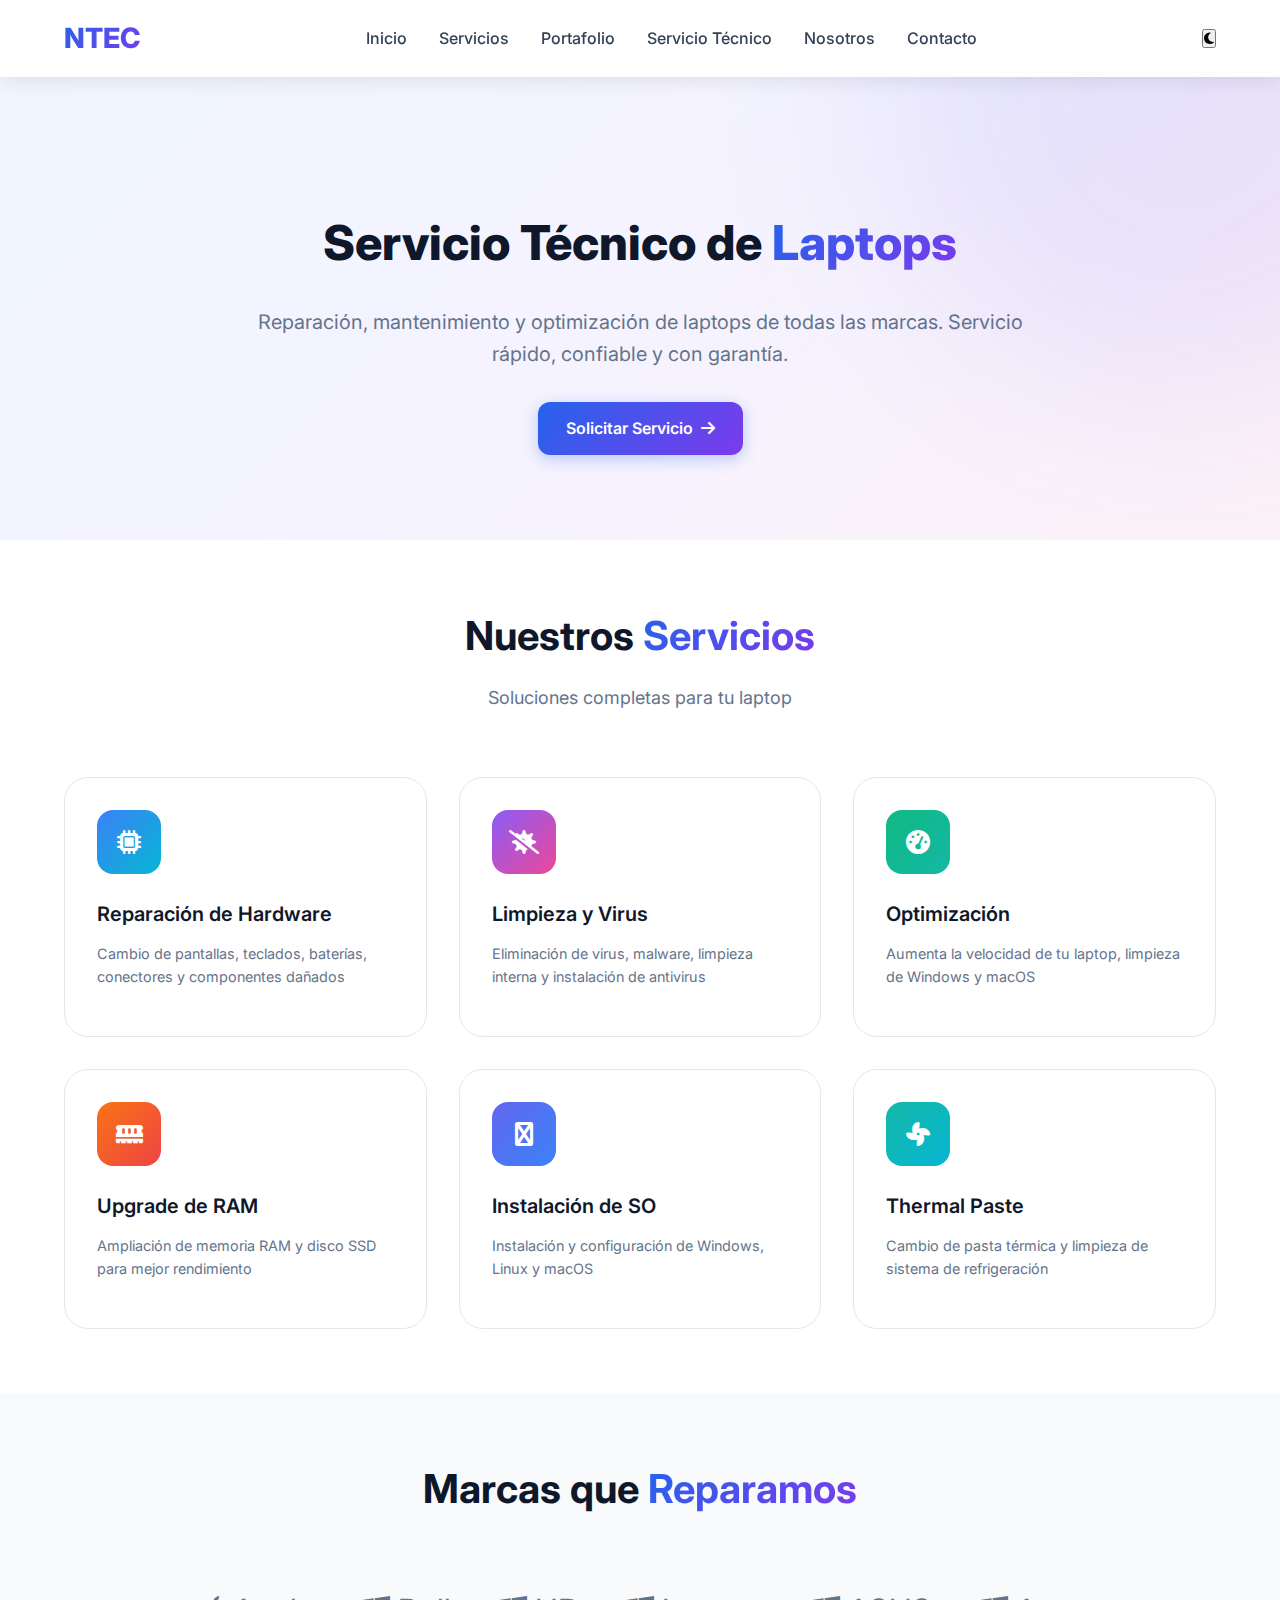
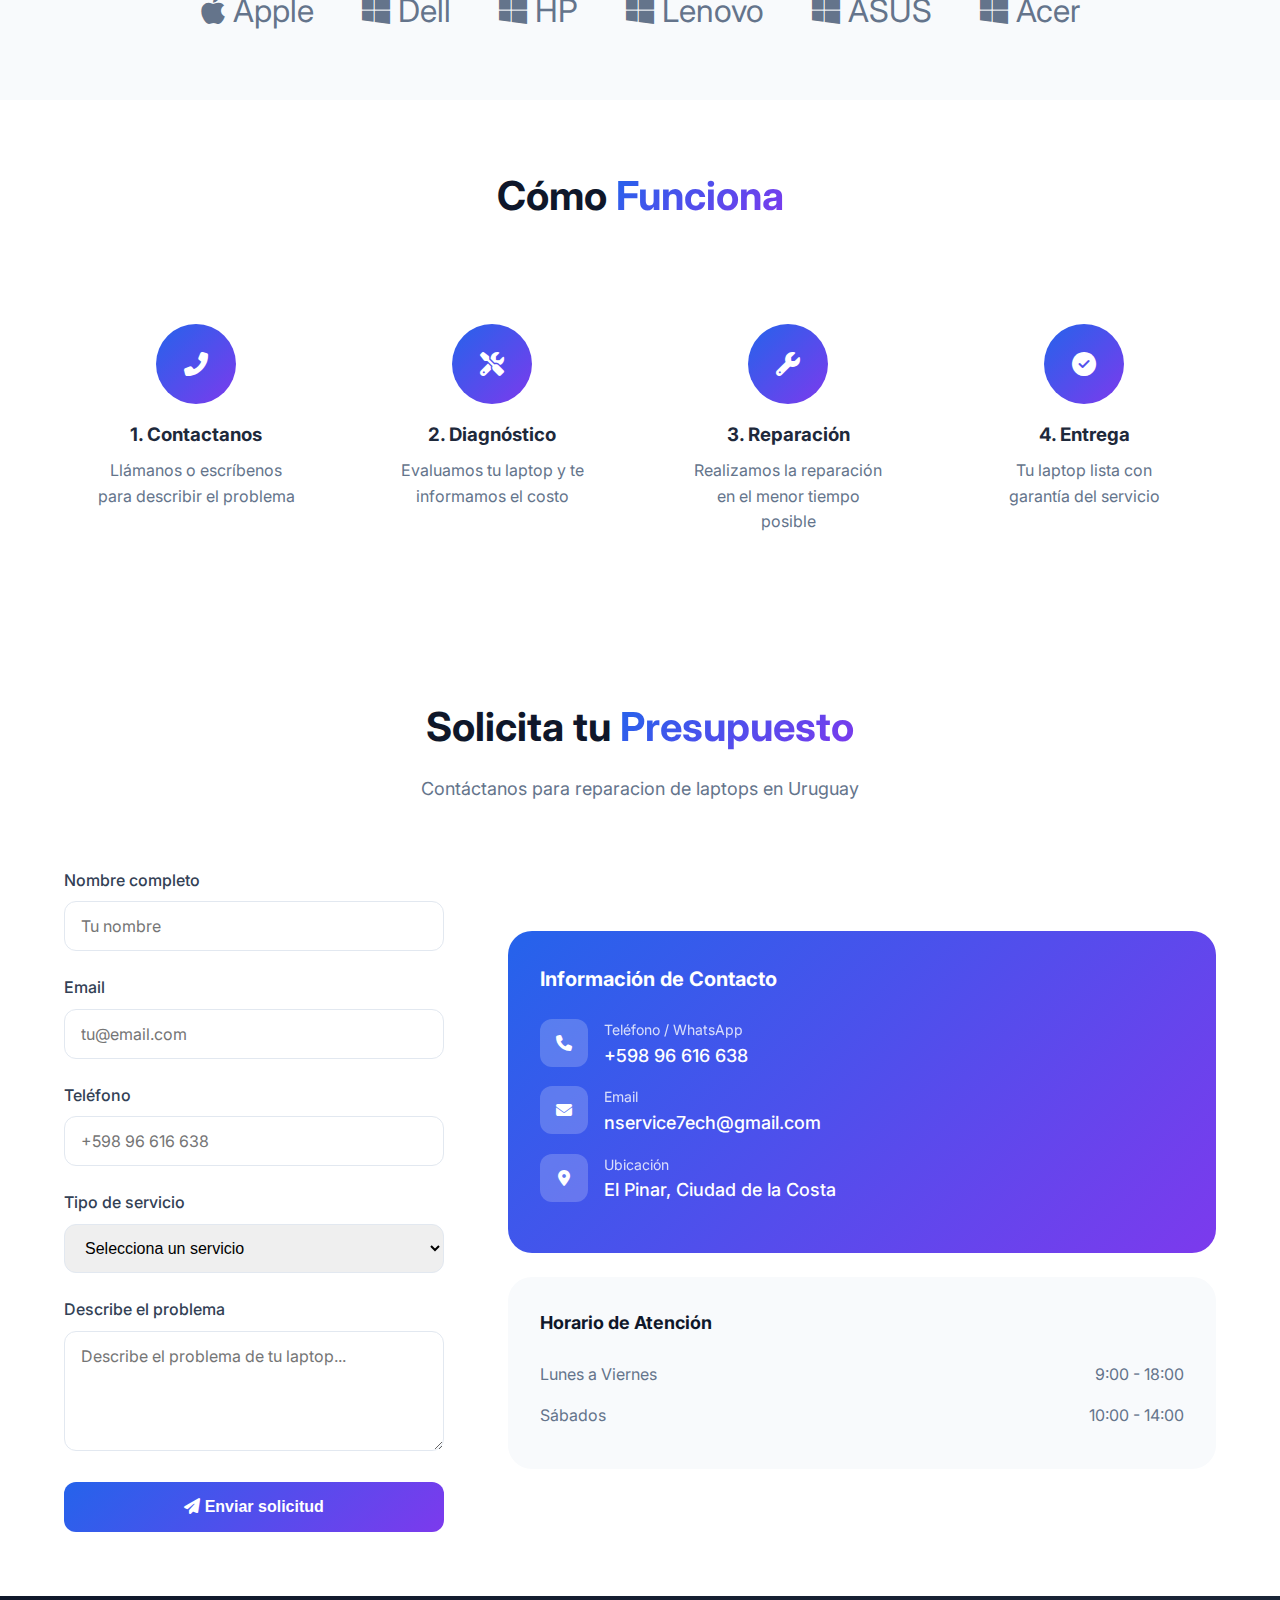
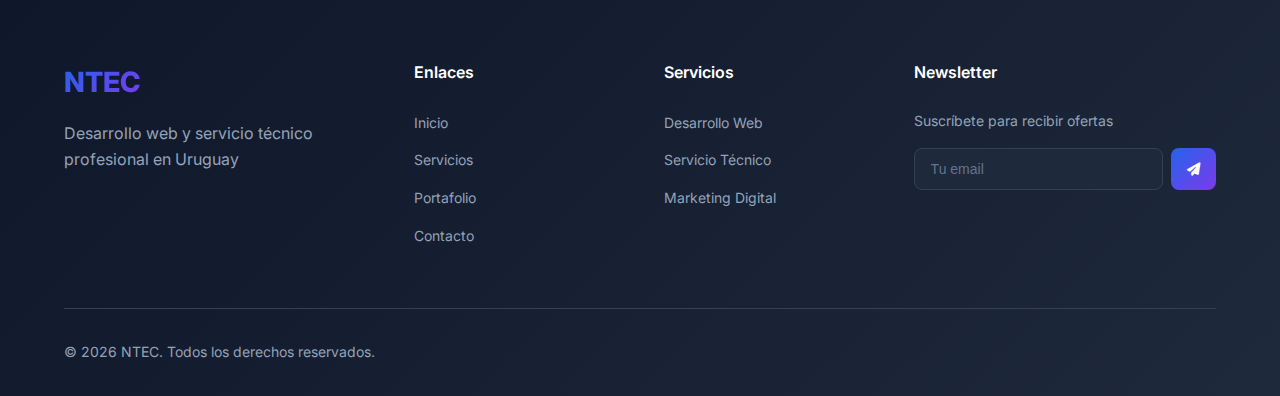
<file: serviciotecnico.html>
<!DOCTYPE html>
<html lang="es">
<head>
  <meta charset="UTF-8">
  <meta name="viewport" content="width=device-width, initial-scale=1.0">
  <title>Servicio Técnico de Laptops - NTEC</title>
  <link rel="preconnect" href="https://fonts.googleapis.com">
  <link rel="preconnect" href="https://fonts.gstatic.com" crossorigin>
  <link href="https://fonts.googleapis.com/css2?family=Inter:wght@300;400;500;600;700;800&display=swap" rel="stylesheet">
  <link rel="stylesheet" href="style.css">
  <link rel="stylesheet" href="https://cdnjs.cloudflare.com/ajax/libs/font-awesome/6.4.0/css/all.min.css">
  <script src="animacion.js" defer></script>
  
  <!-- Google Analytics -->
  <script async src="https://www.googletagmanager.com/gtag/js?id=G-XXXXXXXXXX"></script>
  <script>
    window.dataLayer = window.dataLayer || [];
    function gtag(){dataLayer.push(arguments);}
    gtag('js', new Date());
    gtag('config', 'G-XXXXXXXXXX');
  </script>
</head>
<body>
  <!-- Header -->
  <header id="header">
    <div class="container">
      <div class="header-content">
        <a href="index.html" class="logo">NTEC</a>
        <nav>
          <ul>
            <li><a href="index.html">Inicio</a></li>
            <li><a href="servicios.html">Servicios</a></li>
            <li><a href="portafolio.html">Portafolio</a></li>
            <li><a href="serviciotecnico.html">Servicio Técnico</a></li>
            <li><a href="nosotros.html">Nosotros</a></li>
            <li><a href="index.html#contacto">Contacto</a></li>
          </ul>
        </nav>
        <button class="mobile-menu-btn" onclick="toggleMenu()">
          <i class="fas fa-bars"></i>
        </button>
        <button class="theme-toggle" onclick="toggleTheme()" aria-label="Cambiar tema">
          <i class="fas fa-moon" id="theme-icon"></i>
        </button>
      </div>
    </div>
  </header>

  <!-- Mobile Menu -->
  <div class="mobile-menu" id="mobileMenu">
    <ul>
      <li><a href="index.html" onclick="toggleMenu()">Inicio</a></li>
      <li><a href="servicios.html" onclick="toggleMenu()">Servicios</a></li>
      <li><a href="portafolio.html" onclick="toggleMenu()">Portafolio</a></li>
      <li><a href="serviciotecnico.html" onclick="toggleMenu()">Servicio Técnico</a></li>
      <li><a href="nosotros.html" onclick="toggleMenu()">Nosotros</a></li>
      <li><a href="index.html#contacto" onclick="toggleMenu()">Contacto</a></li>
    </ul>
  </div>

  <!-- Hero Section -->
  <section id="inicio" style="min-height: 60vh; padding-top: 120px;">
    <div class="hero-bg"></div>
    <div class="container">
      <div style="text-align: center; max-width: 800px; margin: 0 auto;">
        <h1 style="font-size: 3rem; font-weight: 800; margin-bottom: 1.5rem; color: var(--dark);">
          Servicio Técnico de <span style="background: linear-gradient(135deg, var(--primary), var(--secondary)); -webkit-background-clip: text; -webkit-text-fill-color: transparent;">Laptops</span>
        </h1>
        <p style="font-size: 1.25rem; color: var(--gray); margin-bottom: 2rem;">
          Reparación, mantenimiento y optimización de laptops de todas las marcas. Servicio rápido, confiable y con garantía.
        </p>
        <a href="index.html#contacto" class="btn btn-primary">
          Solicitar Servicio
          <i class="fas fa-arrow-right"></i>
        </a>
      </div>
    </div>
  </section>

  <!-- Services Section -->
  <section id="servicios" style="padding: 4rem 0;">
    <div class="container">
      <div class="section-header">
        <h2>Nuestros <span>Servicios</span></h2>
        <p>Soluciones completas para tu laptop</p>
      </div>
      
      <div class="services-grid">
        <div class="service-card">
          <div class="service-icon blue">
            <i class="fas fa-microchip"></i>
          </div>
          <h3>Reparación de Hardware</h3>
          <p>Cambio de pantallas, teclados, baterías, conectores y componentes dañados</p>
        </div>
        
        <div class="service-card">
          <div class="service-icon purple">
            <i class="fas fa-virus-slash"></i>
          </div>
          <h3>Limpieza y Virus</h3>
          <p>Eliminación de virus, malware, limpieza interna y instalación de antivirus</p>
        </div>
        
        <div class="service-card">
          <div class="service-icon green">
            <i class="fas fa-tachometer-alt"></i>
          </div>
          <h3>Optimización</h3>
          <p>Aumenta la velocidad de tu laptop, limpieza de Windows y macOS</p>
        </div>
        
        <div class="service-card">
          <div class="service-icon orange">
            <i class="fas fa-memory"></i>
          </div>
          <h3>Upgrade de RAM</h3>
          <p>Ampliación de memoria RAM y disco SSD para mejor rendimiento</p>
        </div>
        
        <div class="service-card">
          <div class="service-icon indigo">
            <i class="fas fa-windows"></i>
          </div>
          <h3>Instalación de SO</h3>
          <p>Instalación y configuración de Windows, Linux y macOS</p>
        </div>
        
        <div class="service-card">
          <div class="service-icon teal">
            <i class="fas fa-fan"></i>
          </div>
          <h3>Thermal Paste</h3>
          <p>Cambio de pasta térmica y limpieza de sistema de refrigeración</p>
        </div>
      </div>
    </div>
  </section>

  <!-- Brands Section -->
  <section style="padding: 4rem 0; background: #f8fafc;">
    <div class="container">
      <div class="section-header">
        <h2>Marcas que <span>Reparamos</span></h2>
      </div>
      <div style="display: flex; justify-content: center; gap: 3rem; flex-wrap: wrap; font-size: 2rem; color: var(--gray);">
        <span><i class="fab fa-apple"></i> Apple</span>
        <span><i class="fab fa-windows"></i> Dell</span>
        <span><i class="fab fa-windows"></i> HP</span>
        <span><i class="fab fa-windows"></i> Lenovo</span>
        <span><i class="fab fa-windows"></i> ASUS</span>
        <span><i class="fab fa-windows"></i> Acer</span>
      </div>
    </div>
  </section>

  <!-- Process Section -->
  <section style="padding: 4rem 0;">
    <div class="container">
      <div class="section-header">
        <h2>Cómo <span>Funciona</span></h2>
      </div>
      <div style="display: grid; grid-template-columns: repeat(4, 1fr); gap: 2rem;">
        <div style="text-align: center; padding: 2rem;">
          <div style="width: 80px; height: 80px; background: linear-gradient(135deg, var(--primary), var(--secondary)); border-radius: 50%; display: flex; align-items: center; justify-content: center; margin: 0 auto 1rem; font-size: 1.5rem; color: white;">
            <i class="fas fa-phone-alt"></i>
          </div>
          <h3 style="margin-bottom: 0.5rem;">1. Contactanos</h3>
          <p style="color: var(--gray);">Llámanos o escríbenos para describir el problema</p>
        </div>
        <div style="text-align: center; padding: 2rem;">
          <div style="width: 80px; height: 80px; background: linear-gradient(135deg, var(--primary), var(--secondary)); border-radius: 50%; display: flex; align-items: center; justify-content: center; margin: 0 auto 1rem; font-size: 1.5rem; color: white;">
            <i class="fas fa-tools"></i>
          </div>
          <h3 style="margin-bottom: 0.5rem;">2. Diagnóstico</h3>
          <p style="color: var(--gray);">Evaluamos tu laptop y te informamos el costo</p>
        </div>
        <div style="text-align: center; padding: 2rem;">
          <div style="width: 80px; height: 80px; background: linear-gradient(135deg, var(--primary), var(--secondary)); border-radius: 50%; display: flex; align-items: center; justify-content: center; margin: 0 auto 1rem; font-size: 1.5rem; color: white;">
            <i class="fas fa-wrench"></i>
          </div>
          <h3 style="margin-bottom: 0.5rem;">3. Reparación</h3>
          <p style="color: var(--gray);">Realizamos la reparación en el menor tiempo posible</p>
        </div>
        <div style="text-align: center; padding: 2rem;">
          <div style="width: 80px; height: 80px; background: linear-gradient(135deg, var(--primary), var(--secondary)); border-radius: 50%; display: flex; align-items: center; justify-content: center; margin: 0 auto 1rem; font-size: 1.5rem; color: white;">
            <i class="fas fa-check-circle"></i>
          </div>
          <h3 style="margin-bottom: 0.5rem;">4. Entrega</h3>
          <p style="color: var(--gray);">Tu laptop lista con garantía del servicio</p>
        </div>
      </div>
    </div>
  </section>

  <!-- Contact Section -->
  <section id="contacto" style="padding: 4rem 0; background: white;">
    <div class="container">
      <div class="section-header">
        <h2>Solicita tu <span>Presupuesto</span></h2>
        <p>Contáctanos para reparacion de laptops en Uruguay</p>
      </div>
      <div class="contact-grid">
        <div class="contact-form">
          <form id="contactForm" onsubmit="handleSubmit(event)">
            <div class="form-group">
              <label for="name">Nombre completo</label>
              <input type="text" id="name" name="name" required placeholder="Tu nombre">
            </div>
            <div class="form-group">
              <label for="email">Email</label>
              <input type="email" id="email" name="email" required placeholder="tu@email.com">
            </div>
            <div class="form-group">
              <label for="phone">Teléfono</label>
              <input type="tel" id="phone" name="phone" placeholder="+598 96 616 638">
            </div>
            <div class="form-group">
              <label for="service">Tipo de servicio</label>
              <select id="service" name="service" style="width: 100%; padding: 0.875rem 1rem; border: 1px solid #e2e8f0; border-radius: 0.75rem; font-size: 1rem;">
                <option value="">Selecciona un servicio</option>
                <option value="pantalla">Cambio de pantalla</option>
                <option value="teclado">Cambio de teclado</option>
                <option value="bateria">Cambio de batería</option>
                <option value="virus">Limpieza de virus</option>
                <option value="optimizacion">Optimización</option>
                <option value="disco">Upgrade de SSD/RAM</option>
                <option value="otro">Otro problema</option>
              </select>
            </div>
            <div class="form-group">
              <label for="message">Describe el problema</label>
              <textarea id="message" name="message" required placeholder="Describe el problema de tu laptop..."></textarea>
            </div>
            <button type="submit" class="btn-submit">
              <i class="fas fa-paper-plane"></i> Enviar solicitud
            </button>
          </form>
        </div>
        <div class="contact-info">
          <div class="contact-card">
            <h3>Información de Contacto</h3>
            <div class="contact-item">
              <div class="contact-item-icon">
                <i class="fas fa-phone"></i>
              </div>
              <div>
                <div class="contact-item-label">Teléfono / WhatsApp</div>
                <div class="contact-item-value">+598 96 616 638</div>
              </div>
            </div>
            <div class="contact-item">
              <div class="contact-item-icon">
                <i class="fas fa-envelope"></i>
              </div>
              <div>
                <div class="contact-item-label">Email</div>
                <div class="contact-item-value">nservice7ech@gmail.com</div>
              </div>
            </div>
            <div class="contact-item">
              <div class="contact-item-icon">
                <i class="fas fa-map-marker-alt"></i>
              </div>
              <div>
                <div class="contact-item-label">Ubicación</div>
                <div class="contact-item-value">El Pinar, Ciudad de la Costa</div>
              </div>
            </div>
          </div>
          <div class="schedule-card">
            <h3>Horario de Atención</h3>
            <div class="schedule-item">
              <span>Lunes a Viernes</span>
              <span>9:00 - 18:00</span>
            </div>
            <div class="schedule-item">
              <span>Sábados</span>
              <span>10:00 - 14:00</span>
            </div>
          </div>
        </div>
      </div>
    </div>
  </section>

  <!-- Footer -->
  <footer>
    <div class="container">
      <div class="footer-grid">
        <div class="footer-brand">
          <a href="index.html" class="logo">NTEC</a>
          <p>Desarrollo web y servicio técnico profesional en Uruguay</p>
        </div>
        <div>
          <h3>Enlaces</h3>
          <ul class="footer-links">
            <li><a href="index.html">Inicio</a></li>
            <li><a href="servicios.html">Servicios</a></li>
            <li><a href="portafolio.html">Portafolio</a></li>
            <li><a href="index.html#contacto">Contacto</a></li>
          </ul>
        </div>
        <div>
          <h3>Servicios</h3>
          <ul class="footer-links">
            <li><a href="servicios.html">Desarrollo Web</a></li>
            <li><a href="serviciotecnico.html">Servicio Técnico</a></li>
            <li><a href="servicios.html">Marketing Digital</a></li>
          </ul>
        </div>
        <div class="newsletter">
          <h3>Newsletter</h3>
          <p>Suscríbete para recibir ofertas</p>
          <form class="newsletter-form" onsubmit="event.preventDefault()">
            <input type="email" placeholder="Tu email">
            <button type="submit"><i class="fas fa-paper-plane"></i></button>
          </form>
        </div>
      </div>
      <div class="footer-bottom">
        <div>© 2026 NTEC. Todos los derechos reservados.</div>
      </div>
    </div>
  </footer>
</body>
</html>
</file>
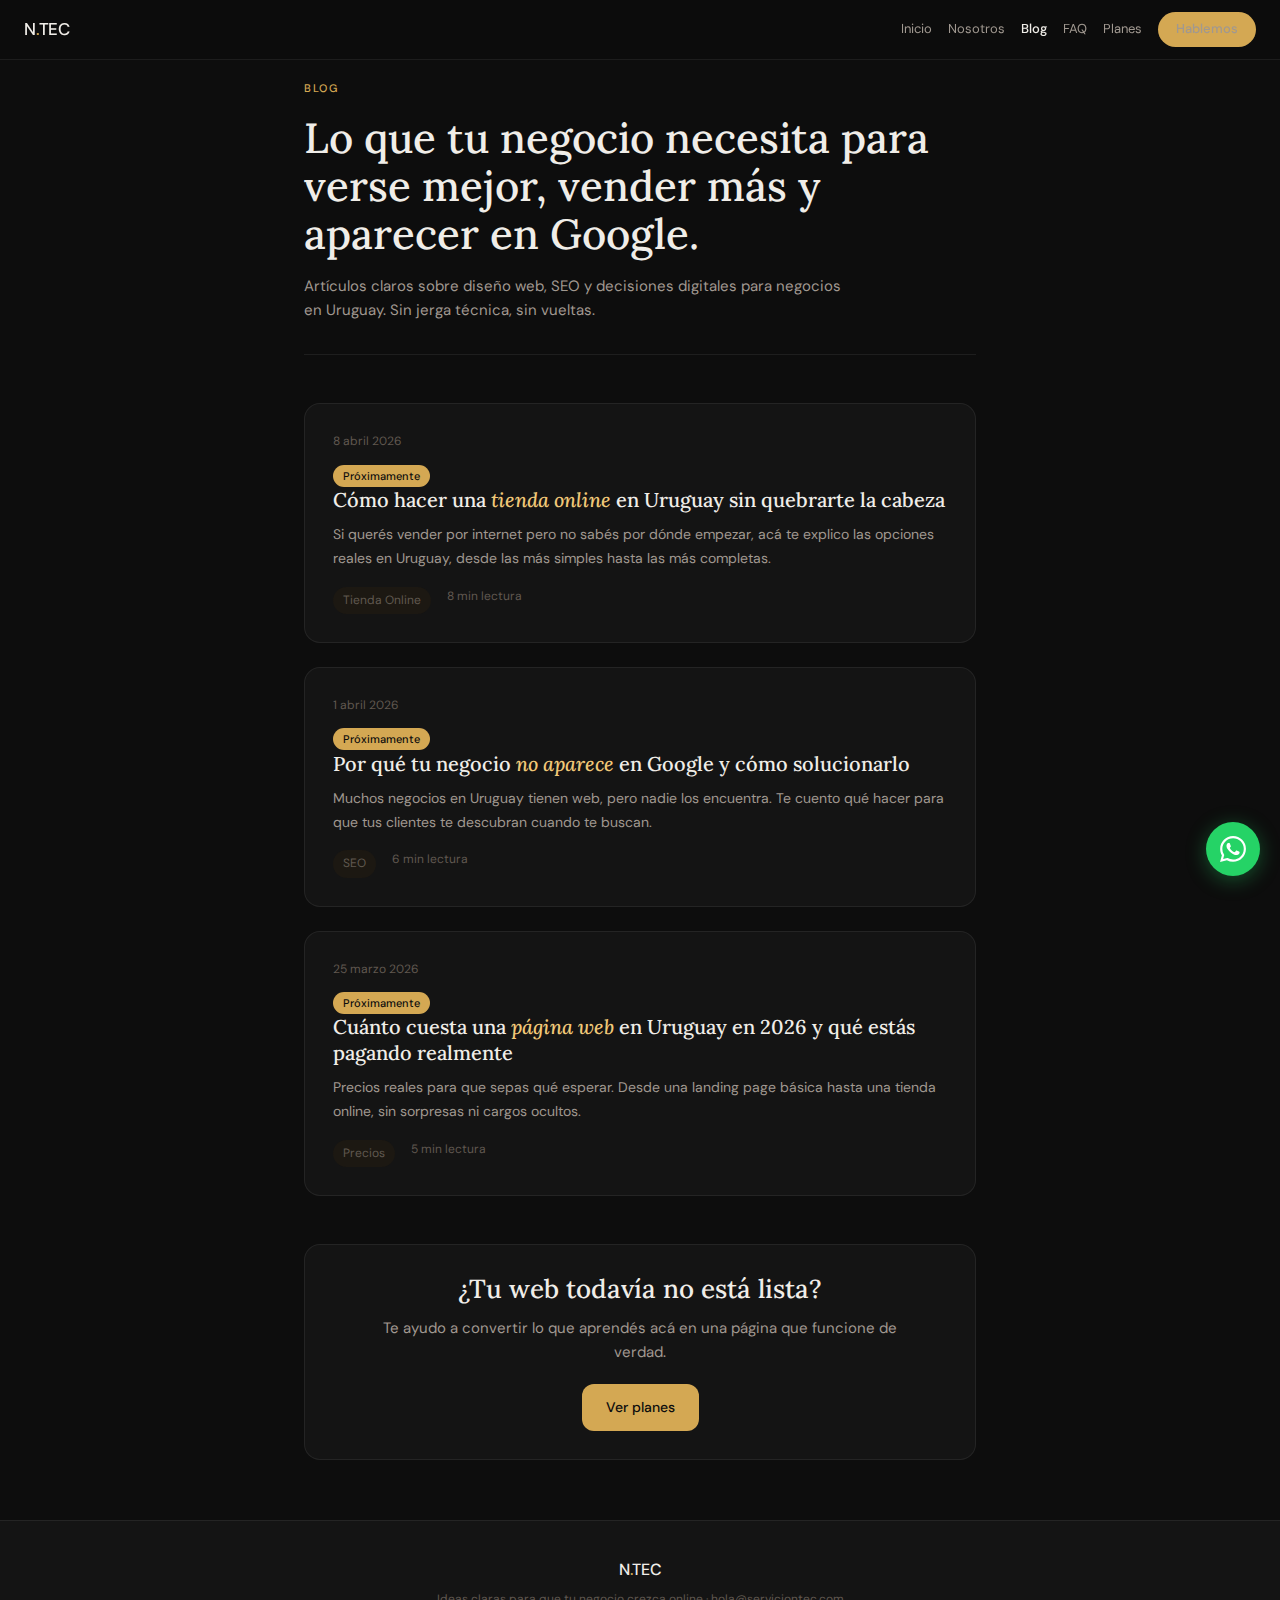
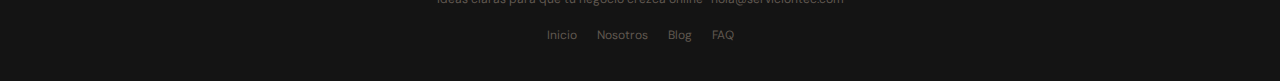
<file: blog/blog.html>
<!DOCTYPE html>
<html lang="es">
<head>
<meta charset="UTF-8">
<meta name="viewport" content="width=device-width, initial-scale=1.0">
<title>Blog NTEC | Diseño Web Uruguay</title>
<meta name="description" content="Consejos claros sobre diseño web, SEO y decisiones digitales para negocios uruguayos. Aprende a hacer crecer tu negocio en internet sin vueltas.">
<link rel="icon" href="../Ntec.png" type="image/png">
<link rel="preconnect" href="https://fonts.googleapis.com">
<link rel="preconnect" href="https://fonts.gstatic.com" crossorigin>
<link href="https://fonts.googleapis.com/css2?family=Lora:ital,wght@0,500;0,600;1,400;1,500&family=DM+Sans:opsz,wght@9..40,300;9..40,400;9..40,500&display=swap" rel="stylesheet" media="print" onload="this.media='all';this.onload=null;">

<style>
*,*::before,*::after{box-sizing:border-box;margin:0;padding:0}
:root{
  --bg:#0D0D0D;--bg2:#141414;--bg3:#1A1A1A;--warm:#1C1812;--warm2:#221E14;
  --border:rgba(255,255,255,0.07);--border2:rgba(255,255,255,0.12);
  --gold:#D4A853;--gold2:#F0C878;--text:#F0EDE8;--text2:#A09890;--text3:#605850;
  --green:#4CAF7D;--serif:'Lora',Georgia,serif;--sans:'DM Sans',system-ui,sans-serif;
}
html{scroll-behavior:smooth}
body{background:var(--bg);color:var(--text);font-family:var(--sans);font-size:16px;line-height:1.6;-webkit-font-smoothing:antialiased;overflow-x:hidden}

nav{
  position:fixed;top:0;left:0;right:0;z-index:200;height:60px;
  display:flex;align-items:center;justify-content:space-between;padding:0 24px;
  background:rgba(13,13,13,0.88);backdrop-filter:blur(12px);border-bottom:1px solid var(--border)
}
.nav-logo{font-family:var(--sans);font-size:17px;font-weight:500;color:var(--text);text-decoration:none;letter-spacing:-0.2px}
.nav-logo span{color:var(--gold)}
.nav-right{display:flex;align-items:center;gap:16px}
.nav-right a{font-size:13px;color:var(--text2);text-decoration:none;transition:color .15s}
.nav-right a:hover{color:var(--text)}
.nav-right a.active{color:var(--text);font-weight:500}
.nav-cta{font-size:13px;font-weight:500;background:var(--gold);color:#0D0D0D;padding:7px 18px;border-radius:100px;text-decoration:none;transition:opacity .15s}
.nav-cta:hover{opacity:.88}

main{
  padding-top:80px;padding-bottom:60px;max-width:720px;margin:0 auto;
  padding-left:24px;padding-right:24px
}
.page-header{margin-bottom:48px;border-bottom:1px solid var(--border);padding-bottom:32px}
.page-eyebrow{font-size:11px;font-weight:500;letter-spacing:.14em;text-transform:uppercase;color:var(--gold);margin-bottom:16px}
h1{font-family:var(--serif);font-size:clamp(28px,4vw,42px);font-weight:500;line-height:1.15;color:var(--text)}
.page-desc{font-size:15px;color:var(--text2);margin-top:16px;max-width:540px}

.articles-list{display:flex;flex-direction:column;gap:24px}
.article-card{
  display:block;text-decoration:none;color:inherit;border:1px solid var(--border);
  border-radius:16px;padding:28px;background:var(--bg2);transition:background .2s,border-color .2s
}
.article-card:hover{background:var(--bg3);border-color:var(--border2)}
.article-date{font-size:12px;color:var(--text3);margin-bottom:10px}
.article-title{font-family:var(--serif);font-size:20px;font-weight:500;color:var(--text);margin-bottom:10px;line-height:1.3}
.article-title em{font-style:italic;color:var(--gold2)}
.article-excerpt{font-size:14px;color:var(--text2);line-height:1.7}
.article-meta{display:flex;gap:16px;margin-top:16px;font-size:12px;color:var(--text3)}
.article-tag{background:var(--warm);padding:4px 10px;border-radius:100px}
.proximamente{background:var(--gold);color:#0D0D0D;font-size:11px;font-weight:500;padding:4px 10px;border-radius:100px}

.cta-blog{
  margin-top:48px;padding:28px;border:1px solid var(--border);
  border-radius:16px;background:var(--bg2);text-align:center
}
.cta-blog h2{
  font-family:var(--serif);font-size:26px;font-weight:500;line-height:1.2;margin-bottom:12px
}
.cta-blog p{font-size:15px;color:var(--text2);max-width:520px;margin:0 auto 20px}
.btn-cta{display:inline-block;background:var(--gold);color:#0D0D0D;font-size:14px;font-weight:500;padding:12px 24px;border-radius:12px;text-decoration:none}
.btn-cta:hover{opacity:.9}

footer{
  background:var(--bg2);border-top:1px solid var(--border);padding:36px 24px;text-align:center
}
.footer-logo{font-family:var(--sans);font-size:16px;font-weight:500;color:var(--text);margin-bottom:8px}
.footer-logo span{color:var(--gold)}
.footer-sub{font-size:12px;color:var(--text3);margin-bottom:16px}
.footer-links{display:flex;justify-content:center;gap:20px;flex-wrap:wrap}
.footer-links a{font-size:12px;color:var(--text3);text-decoration:none}
.footer-links a:hover{color:var(--text2)}

.float-wa{
  position:fixed;bottom:24px;right:20px;z-index:300;width:54px;height:54px;border-radius:50%;
  background:#25D366;display:flex;align-items:center;justify-content:center;
  box-shadow:0 4px 20px rgba(37,211,102,0.35);text-decoration:none
}
.float-wa svg{width:26px;height:26px}

@media(max-width:700px){
  .nav-right a:not(.nav-cta){display:none}
}
</style>
</head>
<body>

<nav>
  <a href="../index.html" class="nav-logo">N<span>.</span>TEC</a>
  <div class="nav-right">
    <a href="../index.html">Inicio</a>
    <a href="../nosotros.html">Nosotros</a>
    <a href="blog.html" class="active">Blog</a>
    <a href="../faq.html">FAQ</a>
    <a href="../index.html#planes">Planes</a>
    <a href="https://wa.me/59896616638?text=Hola,%20quiero%20consultar" class="nav-cta">Hablemos</a>
  </div>
</nav>

<main>
  <div class="page-header">
    <div class="page-eyebrow">Blog</div>
    <h1>Lo que tu negocio necesita para verse mejor, vender más y aparecer en Google.</h1>
    <p class="page-desc">Artículos claros sobre diseño web, SEO y decisiones digitales para negocios en Uruguay. Sin jerga técnica, sin vueltas.</p>
  </div>

  <div class="articles-list">
    <a href="como-hacer-tienda-online-uruguay.html" class="article-card">
      <div class="article-date">8 abril 2026</div>
      <span class="proximamente">Próximamente</span>
      <h2 class="article-title">Cómo hacer una <em>tienda online</em> en Uruguay sin quebrarte la cabeza</h2>
      <p class="article-excerpt">Si querés vender por internet pero no sabés por dónde empezar, acá te explico las opciones reales en Uruguay, desde las más simples hasta las más completas.</p>
      <div class="article-meta">
        <span class="article-tag">Tienda Online</span>
        <span>8 min lectura</span>
      </div>
    </a>

    <a href="por-que-mi-negocio-no-aparece-en-google.html" class="article-card">
      <div class="article-date">1 abril 2026</div>
      <span class="proximamente">Próximamente</span>
      <h2 class="article-title">Por qué tu negocio <em>no aparece</em> en Google y cómo solucionarlo</h2>
      <p class="article-excerpt">Muchos negocios en Uruguay tienen web, pero nadie los encuentra. Te cuento qué hacer para que tus clientes te descubran cuando te buscan.</p>
      <div class="article-meta">
        <span class="article-tag">SEO</span>
        <span>6 min lectura</span>
      </div>
    </a>

    <a href="cuanto-cuesta-una-web-en-uruguay.html" class="article-card">
      <div class="article-date">25 marzo 2026</div>
      <span class="proximamente">Próximamente</span>
      <h2 class="article-title">Cuánto cuesta una <em>página web</em> en Uruguay en 2026 y qué estás pagando realmente</h2>
      <p class="article-excerpt">Precios reales para que sepas qué esperar. Desde una landing page básica hasta una tienda online, sin sorpresas ni cargos ocultos.</p>
      <div class="article-meta">
        <span class="article-tag">Precios</span>
        <span>5 min lectura</span>
      </div>
    </a>
  </div>

  <section class="cta-blog">
    <h2>¿Tu web todavía no está lista?</h2>
    <p>Te ayudo a convertir lo que aprendés acá en una página que funcione de verdad.</p>
    <a href="../index.html#planes" class="btn-cta">Ver planes</a>
  </section>
</main>

<footer>
  <div class="footer-logo">N<span>.</span>TEC</div>
  <div class="footer-sub">Ideas claras para que tu negocio crezca online · hola@serviciontec.com</div>
  <div class="footer-links">
    <a href="../index.html">Inicio</a>
    <a href="../nosotros.html">Nosotros</a>
    <a href="blog.html">Blog</a>
    <a href="../faq.html">FAQ</a>
  </div>
</footer>

<a href="https://wa.me/59896616638?text=Hola" class="float-wa" aria-label="WhatsApp">
  <svg viewBox="0 0 24 24" fill="white"><path d="M17.472 14.382c-.297-.149-1.758-.867-2.03-.967-.273-.099-.471-.148-.67.15-.197.297-.767.966-.94 1.164-.173.199-.347.223-.644.075-.297-.15-1.255-.463-2.39-1.475-.883-.788-1.48-1.761-1.653-2.059-.173-.297-.018-.458.13-.606.134-.133.298-.347.446-.52.149-.174.198-.298.298-.497.099-.198.05-.371-.025-.52-.075-.149-.669-1.612-.916-2.207-.242-.579-.487-.5-.669-.51-.173-.008-.371-.01-.57-.01-.198 0-.52.074-.792.372-.272.297-1.04 1.016-1.04 2.479 0 1.462 1.065 2.875 1.213 3.074.149.198 2.096 3.2 5.077 4.487.709.306 1.262.489 1.694.625.712.227 1.36.195 1.871.118.571-.085 1.758-.719 2.006-1.413.248-.694.248-1.289.173-1.413-.074-.124-.272-.198-.57-.347m-5.421 7.403h-.004a9.87 9.87 0 01-5.031-1.378l-.361-.214-3.741.982.998-3.648-.235-.374a9.86 9.86 0 01-1.51-5.26c.001-5.45 4.436-9.884 9.888-9.884 2.64 0 5.122 1.03 6.988 2.898a9.825 9.825 0 012.893 6.994c-.003 5.45-4.437 9.884-9.885 9.884m8.413-18.297A11.815 11.815 0 0012.05 0C5.495 0 .16 5.335.157 11.892c0 2.096.547 4.142 1.588 5.945L.057 24l6.305-1.654a11.882 11.882 0 005.683 1.448h.005c6.554 0 11.89-5.335 11.893-11.893a11.821 11.821 0 00-3.48-8.413z"/></svg>
</a>

</body>
</html>
</file>
<file: theme.css>
/* ============================================
   NTEC v3.0 - Tema Profesional y Moderno PREMIUM
   Servicio Técnico Profesional
   ============================================ */

/* Variables del tema - Versión 3.0 Premium */
:root {
  --font-size: 16px;
  
  /* Colores principales - Paleta Premium */
  --primary: #0066cc;
  --primary-dark: #004499;
  --primary-light: #0088ff;
  --secondary: #1a1a2e;
  --accent: #00d4ff;
  
  /* Colores de estado */
  --success: #10b981;
  --warning: #f59e0b;
  --danger: #ef4444;
  
  /* Fondos */
  --background: #f8f9fc;
  --background-alt: #ffffff;
  --card: #ffffff;
  --card-foreground: #1a1a2e;
  
  /* Textos */
  --foreground: #1a1a2e;
  --foreground-muted: #64748b;
  
  /* Bordes */
  --border: rgba(0, 102, 204, 0.12);
  --border-light: rgba(0, 0, 0, 0.06);
  
  /* Gradientes Premium */
  --gradient-primary: linear-gradient(135deg, #0066cc 0%, #004499 50%, #002244 100%);
  --gradient-hero: linear-gradient(135deg, #0066cc 0%, #0891b2 50%, #7c3aed 100%);
  --gradient-accent: linear-gradient(135deg, #00d4ff 0%, #0099cc 100%);
  --gradient-glass: linear-gradient(135deg, rgba(255,255,255,0.95) 0%, rgba(255,255,255,0.8) 100%);
  --gradient-dark: linear-gradient(135deg, #1a1a2e 0%, #0f0f1a 100%);
  
  /* Sombras Profesionales */
  --shadow-sm: 0 1px 2px rgba(0, 0, 0, 0.05);
  --shadow-md: 0 4px 6px -1px rgba(0, 0, 0, 0.1), 0 2px 4px -1px rgba(0, 0, 0, 0.06);
  --shadow-lg: 0 10px 15px -3px rgba(0, 0, 0, 0.1), 0 4px 6px -2px rgba(0, 0, 0, 0.05);
  --shadow-xl: 0 20px 25px -5px rgba(0, 0, 0, 0.1), 0 10px 10px -5px rgba(0, 0, 0, 0.04);
  --shadow-glow: 0 0 40px rgba(0, 102, 204, 0.3);
  --shadow-glow-accent: 0 0 40px rgba(0, 212, 255, 0.4);
  --shadow-card: 0 8px 30px rgba(0, 0, 0, 0.08);
  --shadow-card-hover: 0 20px 40px rgba(0, 102, 204, 0.15);
  
  /* Radio */
  --radius-sm: 0.5rem;
  --radius-md: 0.75rem;
  --radius-lg: 1rem;
  --radius-xl: 1.5rem;
  --radius-2xl: 2rem;
  --radius-full: 9999px;
  
  /* Transiciones */
  --transition-fast: 150ms ease;
  --transition-base: 250ms ease;
  --transition-slow: 350ms ease;
  --transition-bounce: 500ms cubic-bezier(0.68, -0.55, 0.265, 1.55);
}

/* Reset y base */
* {
  margin: 0;
  padding: 0;
  box-sizing: border-box;
}

html {
  scroll-behavior: smooth;
}

body {
  font-family: 'Segoe UI', -apple-system, BlinkMacSystemFont, 'Roboto', 'Helvetica Neue', sans-serif;
  font-size: var(--font-size);
  background-color: var(--background);
  color: var(--foreground);
  line-height: 1.6;
  min-height: 100vh;
  overflow-x: hidden;
}

/* Fondo principal con patrón decorativo */
body::before {
  content: '';
  position: fixed;
  top: 0;
  left: 0;
  right: 0;
  bottom: 0;
  background: 
    radial-gradient(ellipse at 20% 20%, rgba(0, 102, 204, 0.08) 0%, transparent 50%),
    radial-gradient(ellipse at 80% 80%, rgba(124, 58, 237, 0.06) 0%, transparent 50%),
    radial-gradient(ellipse at 50% 50%, rgba(0, 212, 255, 0.04) 0%, transparent 70%);
  pointer-events: none;
  z-index: -1;
}

/* Grid tecnológico decorativo */
.tech-grid {
  position: fixed;
  top: 0;
  left: 0;
  width: 100%;
  height: 100%;
  pointer-events: none;
  z-index: -1;
  opacity: 0.04;
  background-image: 
    linear-gradient(rgba(0, 102, 204, 0.8) 1px, transparent 1px),
    linear-gradient(90deg, rgba(0, 102, 204, 0.8) 1px, transparent 1px);
  background-size: 60px 60px;
  animation: gridMove 20s linear infinite;
}

@keyframes gridMove {
  0% { transform: translate(0, 0); }
  100% { transform: translate(60px, 60px); }
}

/* ============================================
   TIPOGRAFÍA
   ============================================ */

h1 {
  font-size: 3rem;
  font-weight: 800;
  line-height: 1.2;
  letter-spacing: -0.02em;
  background: var(--gradient-hero);
  -webkit-background-clip: text;
  -webkit-text-fill-color: transparent;
  background-clip: text;
}

h2 {
  font-size: 2rem;
  font-weight: 700;
  line-height: 1.3;
  color: var(--secondary);
  letter-spacing: -0.01em;
}

h3 {
  font-size: 1.25rem;
  font-weight: 600;
  line-height: 1.4;
  color: var(--secondary);
}

p {
  color: var(--foreground-muted);
  line-height: 1.7;
}

a {
  color: var(--primary);
  text-decoration: none;
  transition: color var(--transition-fast);
}

a:hover {
  color: var(--primary-dark);
}

/* ============================================
   HEADER - Diseño Profesional Premium Unificado
   ============================================ */

header {
  background: rgba(15, 23, 42, 0.95);
  backdrop-filter: blur(10px);
  -webkit-backdrop-filter: blur(10px);
  padding: 1rem 2rem;
  position: sticky;
  top: 0;
  z-index: 1000;
  display: flex;
  align-items: center;
  justify-content: space-between;
  border-bottom: 1px solid rgba(255, 255, 255, 0.1);
  box-shadow: 0 2px 20px rgba(0, 0, 0, 0.15);
}

header h1 {
  font-size: 1.5rem;
  font-weight: 800;
  background: var(--gradient-hero);
  -webkit-background-clip: text;
  -webkit-text-fill-color: transparent;
  background-clip: text;
  letter-spacing: -0.02em;
  white-space: nowrap;
}

.header-logo {
  height: 50px;
  background: white;
  border-radius: var(--radius-lg);
  padding: 5px;
  box-shadow: 0 2px 10px rgba(0, 0, 0, 0.2);
  transition: transform var(--transition-base), box-shadow var(--transition-base);
}

.header-logo:hover {
  transform: scale(1.05);
  box-shadow: 0 4px 15px rgba(0, 102, 204, 0.3);
}

/* ============================================
   NAVEGACIÓN - Integrada en el Header
   ============================================ */

nav {
  display: flex;
  align-items: center;
  gap: 0.5rem;
  flex-wrap: wrap;
  justify-content: flex-end;
}

nav a {
  color: rgba(255, 255, 255, 0.85);
  text-decoration: none;
  font-weight: 600;
  font-size: 0.95rem;
  padding: 0.6rem 1.25rem;
  border-radius: var(--radius-full);
  transition: all var(--transition-base);
  position: relative;
  letter-spacing: 0.01em;
}

nav a:hover {
  background: rgba(255, 255, 255, 0.1);
  color: white;
}

nav a.active {
  background: var(--primary);
  color: white;
  box-shadow: 0 4px 15px rgba(0, 102, 204, 0.35);
}

nav a.whatsapp-link,
nav a[href*="wa.me"] {
  background: linear-gradient(135deg, #25D366 0%, #20bd5a 100%);
  color: white;
  margin-left: 0.5rem;
}

nav a.whatsapp-link:hover,
nav a[href*="wa.me"]:hover {
  background: linear-gradient(135deg, #20bd5a 0%, #17a54a 100%);
  box-shadow: 0 6px 20px rgba(37, 211, 102, 0.4);
  transform: translateY(-2px);
}

/* ============================================
   HERO - Impactante y Profesional Premium
   ============================================ */

.hero {
  background: var(--gradient-hero);
  color: white;
  padding: 7rem 2rem;
  text-align: center;
  position: relative;
  overflow: hidden;
  min-height: 500px;
  display: flex;
  flex-direction: column;
  justify-content: center;
  align-items: center;
}

/* Patrón de fondo */
.hero::before {
  content: '';
  position: absolute;
  top: 0;
  left: 0;
  right: 0;
  bottom: 0;
  background-image: url("data:image/svg+xml,%3Csvg width='60' height='60' viewBox='0 0 60 60' xmlns='http://www.w3.org/2000/svg'%3E%3Cg fill='none' fill-rule='evenodd'%3E%3Cg fill='%23ffffff' fill-opacity='0.05'%3E%3Cpath d='M36 34v-4h-2v4h-4v2h4v4h2v-4h4v-2h-4zm0-30V0h-2v4h-4v2h4v4h2V6h4V4h-4zM6 34v-4H4v4H0v2h4v4h2v-4h4v-2H6zM6 4V0H4v4H0v2h4v4h2V6h4V4H6z'/%3E%3C/g%3E%3C/g%3E%3C/svg%3E");
}

/* Círculos decorativos */
.hero::after {
  content: '';
  position: absolute;
  top: -50%;
  right: -20%;
  width: 800px;
  height: 800px;
  background: radial-gradient(circle, rgba(255,255,255,0.12) 0%, transparent 70%);
  animation: heroOrb 8s ease-in-out infinite;
}

@keyframes heroOrb {
  0%, 100% { transform: translate(0, 0) scale(1); }
  50% { transform: translate(-30px, 30px) scale(1.1); }
}

.hero > * {
  position: relative;
  z-index: 1;
}

.hero h1 {
  font-size: 4rem;
  font-weight: 900;
  margin-bottom: 1.5rem;
  animation: heroFadeInUp 0.8s ease-out;
  text-shadow: 0 0 60px rgba(0, 212, 255, 0.4);
  background: linear-gradient(135deg, #ffffff 0%, #e0e7ff 50%, #ffffff 100%);
  -webkit-background-clip: text;
  -webkit-text-fill-color: transparent;
  background-clip: text;
  line-height: 1.1;
  letter-spacing: -0.03em;
}

.hero p {
  font-size: 1.4rem;
  color: rgba(255, 255, 255, 0.9);
  margin-bottom: 0.75rem;
  animation: heroFadeInUp 0.8s ease-out 0.15s backwards;
  font-weight: 400;
}

.hero p:last-of-type {
  font-size: 1.15rem;
  color: rgba(255, 255, 255, 0.75);
  animation-delay: 0.3s;
  margin-bottom: 2rem;
}

@keyframes heroFadeInUp {
  from {
    opacity: 0;
    transform: translateY(40px);
  }
  to {
    opacity: 1;
    transform: translateY(0);
  }
}

/* ============================================
   BOTONES - Llamativos y profesionales Premium
   ============================================ */

.cta-btn {
  display: inline-flex;
  align-items: center;
  justify-content: center;
  gap: 10px;
  background: white;
  color: var(--primary);
  padding: 1.2rem 3rem;
  border-radius: var(--radius-full);
  text-decoration: none;
  font-weight: 700;
  font-size: 1.1rem;
  transition: all var(--transition-base);
  box-shadow: 0 4px 25px rgba(0, 0, 0, 0.2);
  border: 2px solid transparent;
  position: relative;
  overflow: hidden;
  margin-top: 2rem;
  letter-spacing: 0.02em;
}

.cta-btn::before {
  content: '';
  position: absolute;
  top: 0;
  left: 0;
  right: 0;
  bottom: 0;
  background: var(--gradient-primary);
  opacity: 0;
  transition: opacity var(--transition-base);
  z-index: 0;
}

.cta-btn:hover {
  transform: translateY(-4px);
  box-shadow: 0 12px 40px rgba(0, 102, 204, 0.4);
  color: white;
}

.cta-btn:hover::before {
  opacity: 1;
}

.cta-btn span {
  position: relative;
  z-index: 1;
}

/* ============================================
   SLIDER - Moderno y fluido
   ============================================ */

.slider-section {
  padding: 0;
  max-width: 100%;
  overflow: hidden;
}

.slider {
  position: relative;
  width: 100%;
  max-width: 1400px;
  margin: 0 auto;
  overflow: hidden;
}

.slide {
  display: none;
  width: 100%;
}

.slide.active {
  display: block;
  animation: slideIn 0.6s ease-out;
}

@keyframes slideIn {
  from {
    opacity: 0;
    transform: scale(1.02);
  }
  to {
    opacity: 1;
    transform: scale(1);
  }
}

.slide img {
  width: 100%;
  height: 450px;
  object-fit: cover;
  display: block;
}

.slider-btn {
  position: absolute;
  top: 50%;
  transform: translateY(-50%);
  background: rgba(255, 255, 255, 0.95);
  color: var(--primary);
  border: none;
  padding: 1rem;
  cursor: pointer;
  font-size: 1.5rem;
  border-radius: 50%;
  width: 56px;
  height: 56px;
  display: flex;
  align-items: center;
  justify-content: center;
  transition: all var(--transition-base);
  box-shadow: 0 4px 20px rgba(0, 0, 0, 0.15);
}

.slider-btn:hover {
  background: var(--primary);
  color: white;
  transform: translateY(-50%) scale(1.1);
  box-shadow: var(--shadow-glow);
}

.slider-btn.prev {
  left: 25px;
}

.slider-btn.next {
  right: 25px;
}

/* Puntos de navegación */
.slider-dots {
  position: absolute;
  bottom: 20px;
  left: 50%;
  transform: translateX(-50%);
  display: flex;
  gap: 10px;
}

.slider-dot {
  width: 12px;
  height: 12px;
  border-radius: 50%;
  background: rgba(255, 255, 255, 0.5);
  border: none;
  cursor: pointer;
  transition: all var(--transition-base);
}

.slider-dot.active {
  background: white;
  transform: scale(1.2);
}

/* ============================================
   TARJETAS DE SERVICIOS - Glassmorphism Premium
   ============================================ */

.services {
  display: grid;
  grid-template-columns: repeat(auto-fit, minmax(320px, 1fr));
  gap: 2rem;
  padding: 5rem 2rem;
  max-width: 1400px;
  margin: 0 auto;
}

.service-card {
  background: var(--gradient-glass);
  backdrop-filter: blur(10px);
  -webkit-backdrop-filter: blur(10px);
  padding: 2.75rem;
  border-radius: var(--radius-2xl);
  text-align: center;
  border: 1px solid rgba(255, 255, 255, 0.6);
  transition: all var(--transition-base);
  position: relative;
  overflow: hidden;
  box-shadow: var(--shadow-card);
}

.service-card::before {
  content: '';
  position: absolute;
  top: 0;
  left: 0;
  right: 0;
  height: 5px;
  background: var(--gradient-hero);
  transform: scaleX(0);
  transition: transform var(--transition-base);
}

.service-card:hover {
  transform: translateY(-12px);
  box-shadow: var(--shadow-card-hover);
  border-color: var(--primary);
}

.service-card:hover::before {
  transform: scaleX(1);
}

.service-card h3 {
  color: var(--secondary);
  margin-bottom: 1rem;
  font-size: 1.4rem;
  font-weight: 700;
}

.service-card p {
  color: var(--foreground-muted);
  margin-bottom: 1.5rem;
  font-size: 1rem;
}

.service-card ul {
  list-style: none;
  text-align: left;
  margin-top: 1.5rem;
}

.service-card li {
  padding: 0.65rem 0;
  color: var(--foreground-muted);
  position: relative;
  padding-left: 1.75rem;
  transition: color var(--transition-fast);
  font-size: 0.95rem;
}

.service-card li::before {
  content: '✓';
  position: absolute;
  left: 0;
  color: var(--success);
  font-weight: bold;
  font-size: 1rem;
}

.service-card:hover li {
  color: var(--foreground);
}

/* ============================================
   SECCIÓN DE FAQ/SEÑALES - Cards Premium
   ============================================ */

.faq-section {
  padding: 5rem 2rem;
  max-width: 1300px;
  margin: 0 auto;
  text-align: center;
}

.faq-section h2 {
  font-size: 2.75rem;
  margin-bottom: 0.75rem;
  font-weight: 800;
  background: var(--gradient-hero);
  -webkit-background-clip: text;
  -webkit-text-fill-color: transparent;
  background-clip: text;
}

.faq-subtitle {
  color: var(--foreground-muted);
  font-size: 1.2rem;
  margin-bottom: 3.5rem;
}

.faq-grid {
  display: grid;
  grid-template-columns: repeat(auto-fit, minmax(300px, 1fr));
  gap: 1.75rem;
}

.faq-card {
  background: white;
  padding: 2.5rem;
  border-radius: var(--radius-2xl);
  border: 1px solid var(--border-light);
  transition: all var(--transition-base);
  text-align: left;
  position: relative;
  overflow: hidden;
  box-shadow: var(--shadow-card);
}

.faq-card::before {
  content: '';
  position: absolute;
  top: 0;
  left: 0;
  width: 100%;
  height: 100%;
  background: var(--gradient-hero);
  opacity: 0;
  transition: opacity var(--transition-base);
  z-index: 0;
}

.faq-card > * {
  position: relative;
  z-index: 1;
}

.faq-card:hover {
  transform: translateY(-8px);
  box-shadow: var(--shadow-card-hover);
  border-color: var(--primary);
}

.faq-card:hover::before {
  opacity: 0.03;
}

.faq-icon {
  font-size: 3rem;
  margin-bottom: 1rem;
  display: block;
  filter: drop-shadow(0 4px 8px rgba(0, 0, 0, 0.1));
  transition: transform var(--transition-base);
}

.faq-card:hover .faq-icon {
  transform: scale(1.1);
}

.faq-card h3 {
  color: var(--secondary);
  margin-bottom: 0.75rem;
  font-size: 1.25rem;
  font-weight: 700;
}

.faq-card p {
  color: var(--foreground-muted);
  font-size: 0.95rem;
  line-height: 1.65;
}

/* ============================================
   HIGHLIGHTS - Confianza y garantías Premium
   ============================================ */

.highlights {
  display: grid;
  grid-template-columns: repeat(auto-fit, minmax(260px, 1fr));
  gap: 1.75rem;
  padding: 4rem 2rem;
  max-width: 1300px;
  margin: 0 auto;
}

.highlight-card {
  text-align: center;
  padding: 2.75rem;
  background: white;
  border-radius: var(--radius-2xl);
  border: 1px solid var(--border-light);
  transition: all var(--transition-base);
  position: relative;
  overflow: hidden;
  box-shadow: var(--shadow-card);
}

.highlight-card::before {
  content: attr(data-icon);
  font-size: 3.5rem;
  display: block;
  margin-bottom: 1.25rem;
  filter: drop-shadow(0 4px 12px rgba(0, 102, 204, 0.2));
  transition: transform var(--transition-base);
}

.highlight-card:hover::before {
  transform: scale(1.15);
}

.highlight-card:hover {
  transform: translateY(-8px);
  box-shadow: var(--shadow-card-hover);
  border-color: var(--primary);
}

.highlight-card h3 {
  color: var(--secondary);
  margin-bottom: 0.5rem;
  font-size: 1.3rem;
  font-weight: 700;
}

.highlight-card p {
  color: var(--foreground-muted);
  font-size: 0.95rem;
}

/* ============================================
   PROCESO DE TRABAJO - Paso a paso Premium
   ============================================ */

.process {
  padding: 5rem 2rem;
  max-width: 1300px;
  margin: 0 auto;
  text-align: center;
}

.process h2 {
  font-size: 2.75rem;
  margin-bottom: 0.5rem;
  font-weight: 800;
  background: var(--gradient-hero);
  -webkit-background-clip: text;
  -webkit-text-fill-color: transparent;
  background-clip: text;
}

.process-subtitle {
  color: var(--foreground-muted);
  font-size: 1.2rem;
  margin-bottom: 3.5rem;
}

.process-steps {
  display: grid;
  grid-template-columns: repeat(auto-fit, minmax(250px, 1fr));
  gap: 2rem;
}

.process-step {
  background: white;
  padding: 2.75rem;
  border-radius: var(--radius-2xl);
  border: 1px solid var(--border-light);
  transition: all var(--transition-base);
  position: relative;
  box-shadow: var(--shadow-card);
}

.process-step:hover {
  transform: translateY(-10px);
  border-color: var(--primary);
  box-shadow: var(--shadow-card-hover);
}

.step-number {
  width: 65px;
  height: 65px;
  background: var(--gradient-hero);
  border-radius: 50%;
  display: flex;
  align-items: center;
  justify-content: center;
  font-size: 1.6rem;
  font-weight: 800;
  margin: 0 auto 1.25rem;
  color: white;
  box-shadow: 0 4px 15px rgba(0, 102, 204, 0.4);
}

.process-step h3 {
  color: var(--secondary);
  margin-bottom: 0.75rem;
  font-size: 1.3rem;
  font-weight: 700;
}

.process-step p {
  color: var(--foreground-muted);
  font-size: 0.95rem;
  line-height: 1.6;
}

/* Conector entre pasos (línea) */
.process-steps .process-step:not(:last-child)::after {
  content: '→';
  position: absolute;
  right: -1.5rem;
  top: 50%;
  transform: translateY(-50%);
  font-size: 2rem;
  color: var(--primary);
  opacity: 0.5;
}

/* ============================================
   SECCIÓN DE CONTACTO - CTA
   ============================================ */

.cta-section {
  background: var(--gradient-dark);
  color: white;
  padding: 6rem 2rem;
  text-align: center;
  position: relative;
  overflow: hidden;
}

.cta-section::before {
  content: '';
  position: absolute;
  top: 0;
  left: 0;
  right: 0;
  bottom: 0;
  background: 
    radial-gradient(circle at 30% 0%, rgba(0, 212, 255, 0.15) 0%, transparent 50%),
    radial-gradient(circle at 70% 100%, rgba(124, 58, 237, 0.15) 0%, transparent 50%);
}

.cta-section > * {
  position: relative;
  z-index: 1;
}

.cta-section h2 {
  color: white;
  font-size: 2.25rem;
  margin-bottom: 1rem;
}

.cta-section p {
  color: rgba(255, 255, 255, 0.7);
  font-size: 1.15rem;
  margin-bottom: 2rem;
}

/* ============================================
   MÉTODOS DE PAGO - Diseño de confianza
   ============================================ */

.payment-methods {
  padding: 4rem 2rem;
  max-width: 1200px;
  margin: 0 auto;
  text-align: center;
}

.payment-methods h2 {
  font-size: 1.75rem;
  margin-bottom: 0.5rem;
}

.payment-subtitle {
  color: var(--foreground-muted);
  font-size: 1rem;
  margin-bottom: 2.5rem;
}

.payment-grid {
  display: flex;
  justify-content: center;
  gap: 1.5rem;
  flex-wrap: wrap;
}

.payment-card {
  background: var(--gradient-dark);
  backdrop-filter: blur(10px);
  padding: 1.75rem 2.25rem;
  border-radius: var(--radius-lg);
  border: 1px solid rgba(0, 212, 255, 0.2);
  transition: all var(--transition-base);
  position: relative;
  min-width: 200px;
  max-width: 260px;
}

.payment-card:hover {
  transform: translateY(-5px);
  box-shadow: 0 15px 30px rgba(0, 212, 255, 0.2);
  border-color: rgba(0, 212, 255, 0.5);
}

.payment-card::before {
  content: attr(data-icon);
  font-size: 2.25rem;
  display: block;
  margin-bottom: 0.75rem;
}

.payment-card h3 {
  color: white;
  margin-bottom: 0.35rem;
  font-size: 1.1rem;
}

.payment-card p {
  color: rgba(255, 255, 255, 0.6);
  font-size: 0.85rem;
}

/* ============================================
   CONTACTO - Formulario y redes
   ============================================ */

.contact-section {
  display: grid;
  grid-template-columns: repeat(auto-fit, minmax(340px, 1fr));
  gap: 2rem;
  padding: 5rem 2rem;
  max-width: 1300px;
  margin: 0 auto;
}

.contact-card {
  background: var(--gradient-dark);
  backdrop-filter: blur(10px);
  padding: 2.75rem;
  border-radius: var(--radius-xl);
  text-align: center;
  border: 1px solid rgba(0, 212, 255, 0.2);
  transition: all var(--transition-base);
}

.contact-card:hover {
  border-color: rgba(37, 211, 102, 0.5);
  box-shadow: 0 20px 40px rgba(37, 211, 102, 0.15);
  transform: translateY(-5px);
}

.contact-card h2 {
  color: white;
  margin-bottom: 1rem;
  font-size: 1.5rem;
}

.contact-card p {
  color: rgba(255, 255, 255, 0.65);
  margin-bottom: 1.75rem;
  font-size: 0.95rem;
}

/* Botones de redes sociales */
.whatsapp-large-btn,
.instagram-btn,
.youtube-btn,
.tiktok-btn {
  display: inline-flex;
  align-items: center;
  gap: 12px;
  padding: 1rem 2rem;
  border-radius: var(--radius-full);
  text-decoration: none;
  font-weight: 700;
  font-size: 1rem;
  margin-bottom: 1rem;
  transition: all var(--transition-base);
}

.whatsapp-large-btn {
  background: #25D366;
  color: white;
}

.whatsapp-large-btn:hover {
  background: #20bd5a;
  transform: scale(1.05);
  box-shadow: 0 8px 30px rgba(37, 211, 102, 0.5);
}

.instagram-btn {
  background: linear-gradient(45deg, #f09433, #e6683c, #dc2743, #cc2366, #bc1888);
  color: white;
}

.instagram-btn:hover {
  transform: scale(1.05);
  box-shadow: 0 8px 30px rgba(225, 48, 108, 0.45);
}

.youtube-btn {
  background: #FF0000;
  color: white;
}

.youtube-btn:hover {
  transform: scale(1.05);
  box-shadow: 0 8px 30px rgba(255, 0, 0, 0.45);
}

.tiktok-btn {
  background: #000000;
  color: white;
  border: 1px solid rgba(255, 255, 255, 0.2);
}

.tiktok-btn:hover {
  transform: scale(1.05);
  box-shadow: 0 8px 30px rgba(255, 255, 255, 0.2);
}

.whatsapp-large-btn img,
.instagram-btn img,
.youtube-btn img,
.tiktok-btn img {
  width: 24px;
  height: 24px;
}

/* Formulario */
.contact-form {
  text-align: left;
}

.form-group {
  margin-bottom: 1.35rem;
}

.form-group label {
  display: block;
  color: rgba(255, 255, 255, 0.85);
  font-weight: 500;
  margin-bottom: 0.5rem;
  font-size: 0.95rem;
}

.form-group input,
.form-group textarea {
  width: 100%;
  padding: 0.9rem 1rem;
  background: rgba(0, 0, 0, 0.3);
  border: 1px solid rgba(0, 212, 255, 0.2);
  border-radius: var(--radius-md);
  color: white;
  font-size: 1rem;
  transition: all var(--transition-fast);
}

.form-group input::placeholder,
.form-group textarea::placeholder {
  color: rgba(255, 255, 255, 0.4);
}

.form-group input:focus,
.form-group textarea:focus {
  outline: none;
  border-color: var(--accent);
  box-shadow: 0 0 0 3px rgba(0, 212, 255, 0.15);
  background: rgba(0, 0, 0, 0.4);
}

.form-group textarea {
  resize: vertical;
  min-height: 120px;
}

.submit-btn {
  width: 100%;
  display: inline-flex;
  align-items: center;
  justify-content: center;
  gap: 10px;
  background: #25D366;
  color: white;
  padding: 1rem 2rem;
  border-radius: var(--radius-full);
  text-decoration: none;
  font-weight: 700;
  font-size: 1.05rem;
  border: none;
  cursor: pointer;
  transition: all var(--transition-base);
  box-shadow: 0 4px 20px rgba(37, 211, 102, 0.35);
}

.submit-btn:hover {
  background: #20bd5a;
  transform: translateY(-3px);
  box-shadow: 0 8px 30px rgba(37, 211, 102, 0.5);
}

.submit-btn img {
  width: 22px;
  height: 22px;
}

/* ============================================
   PAGE HEADER - Títulos de páginas
   ============================================ */

.page-header {
  background: var(--gradient-hero);
  color: white;
  padding: 5rem 2rem;
  text-align: center;
  position: relative;
  overflow: hidden;
}

.page-header::before {
  content: '';
  position: absolute;
  top: 0;
  left: 0;
  right: 0;
  bottom: 0;
  background-image: url("data:image/svg+xml,%3Csvg width='60' height='60' viewBox='0 0 60 60' xmlns='http://www.w3.org/2000/svg'%3E%3Cg fill='none' fill-rule='evenodd'%3E%3Cg fill='%23ffffff' fill-opacity='0.05'%3E%3Cpath d='M36 34v-4h-2v4h-4v2h4v4h2v-4h4v-2h-4zm0-30V0h-2v4h-4v2h4v4h2V6h4V4h-4zM6 34v-4H4v4H0v2h4v4h2v-4h4v-2H6zM6 4V0H4v4H0v2h4v4h2V6h4V4H6z'/%3E%3C/g%3E%3C/g%3E%3C/svg%3E");
}

.page-header > * {
  position: relative;
  z-index: 1;
}

.page-header h1 {
  font-size: 2.75rem;
  margin-bottom: 0.5rem;
  animation: heroFadeInUp 0.6s ease-out;
  background: linear-gradient(135deg, #ffffff 0%, #e0e7ff 100%);
  -webkit-background-clip: text;
  -webkit-text-fill-color: transparent;
}

.page-header p {
  font-size: 1.15rem;
  color: rgba(255, 255, 255, 0.8);
  animation: heroFadeInUp 0.6s ease-out 0.1s backwards;
}

/* ============================================
   ABOUT - Quiénes Somos
   ============================================ */

.about-section {
  padding: 5rem 2rem;
  max-width: 1300px;
  margin: 0 auto;
}

.about-content {
  display: grid;
  grid-template-columns: 1fr 1fr;
  gap: 4rem;
  align-items: center;
}

.about-text h2 {
  color: var(--primary);
  margin: 2.25rem 0 1rem;
}

.about-text h2:first-child {
  margin-top: 0;
}

.about-text p {
  margin-bottom: 1.25rem;
  line-height: 1.8;
  color: var(--foreground-muted);
}

.about-img {
  width: 100%;
  max-width: 500px;
  border-radius: var(--radius-xl);
  box-shadow: var(--shadow-xl);
  transition: transform var(--transition-base);
}

.about-img:hover {
  transform: scale(1.02);
}

/* Valores */
.values {
  background: white;
  padding: 5rem 2rem;
  text-align: center;
  border-top: 1px solid var(--border-light);
  border-bottom: 1px solid var(--border-light);
}

.values h2 {
  margin-bottom: 3rem;
  position: relative;
  display: inline-block;
}

.values h2::after {
  content: '';
  position: absolute;
  bottom: -12px;
  left: 50%;
  transform: translateX(-50%);
  width: 70px;
  height: 4px;
  background: var(--gradient-hero);
  border-radius: 2px;
}

.values-grid {
  display: grid;
  grid-template-columns: repeat(auto-fit, minmax(280px, 1fr));
  gap: 2rem;
  max-width: 1200px;
  margin: 0 auto;
}

.value-card {
  background: var(--gradient-dark);
  backdrop-filter: blur(10px);
  padding: 2.25rem;
  border-radius: var(--radius-xl);
  border: 1px solid rgba(0, 212, 255, 0.2);
  transition: all var(--transition-base);
  text-align: center;
}

.value-card:hover {
  transform: translateY(-8px);
  border-color: rgba(0, 212, 255, 0.5);
  box-shadow: 0 15px 40px rgba(0, 212, 255, 0.2);
}

.value-card h3 {
  color: var(--accent);
  margin-bottom: 0.75rem;
  font-size: 1.2rem;
}

.value-card p {
  color: rgba(255, 255, 255, 0.7);
  font-size: 0.95rem;
}

/* ============================================
   FOOTER - Profesional
   ============================================ */

footer {
  background: var(--gradient-dark);
  color: rgba(255, 255, 255, 0.6);
  text-align: center;
  padding: 2.5rem 2rem;
  border-top: 1px solid rgba(0, 212, 255, 0.15);
}

footer p {
  font-size: 0.95rem;
  color: rgba(255, 255, 255, 0.6);
}

/* ============================================
   Efeitos especiales - Marca NTEC
   ============================================ */

/* Efecto de partículas flotantes */
.particles {
  position: fixed;
  top: 0;
  left: 0;
  width: 100%;
  height: 100%;
  pointer-events: none;
  z-index: -1;
  overflow: hidden;
}

.particle {
  position: absolute;
  width: 6px;
  height: 6px;
  background: var(--primary);
  border-radius: 50%;
  opacity: 0.25;
  animation: particleFloat 18s infinite;
}

.particle:nth-child(2) {
  left: 20%;
  animation-delay: -3s;
  background: #7c3aed;
}

.particle:nth-child(3) {
  left: 40%;
  animation-delay: -6s;
  width: 4px;
  height: 4px;
}

.particle:nth-child(4) {
  left: 60%;
  animation-delay: -9s;
  background: #ec4899;
}

.particle:nth-child(5) {
  left: 80%;
  animation-delay: -12s;
}

@keyframes particleFloat {
  0% {
    transform: translateY(100vh) scale(1);
    opacity: 0;
  }
  10% {
    opacity: 0.3;
  }
  90% {
    opacity: 0.3;
  }
  100% {
    transform: translateY(-100vh) scale(0.5);
    opacity: 0;
  }
}

/* Efecto de escaneo */
.scan-line {
  position: fixed;
  top: 0;
  left: 0;
  width: 100%;
  height: 3px;
  background: linear-gradient(90deg, transparent, var(--accent), transparent);
  opacity: 0.2;
  animation: scanLine 5s linear infinite;
  pointer-events: none;
  z-index: 9999;
}

@keyframes scanLine {
  0% { top: 0; opacity: 0; }
  10% { opacity: 0.4; }
  90% { opacity: 0.4; }
  100% { top: 100%; opacity: 0; }
}

/* Efecto glow para tarjetas */
.glow-card {
  position: relative;
}

.glow-card::after {
  content: '';
  position: absolute;
  top: -2px;
  left: -2px;
  right: -2px;
  bottom: -2px;
  background: linear-gradient(45deg, var(--primary), var(--accent), #7c3aed, var(--primary));
  border-radius: inherit;
  z-index: -1;
  filter: blur(15px);
  opacity: 0;
  transition: opacity var(--transition-base);
}

.glow-card:hover::after {
  opacity: 0.4;
}

/* Badge de "Profesional" */
.badge {
  display: inline-flex;
  align-items: center;
  gap: 6px;
  background: rgba(16, 185, 129, 0.15);
  color: var(--success);
  padding: 0.4rem 0.85rem;
  border-radius: var(--radius-full);
  font-size: 0.8rem;
  font-weight: 600;
}

.badge::before {
  content: '✓';
  display: inline-flex;
  align-items: center;
  justify-content: center;
  width: 18px;
  height: 18px;
  background: var(--success);
  color: white;
  border-radius: 50%;
  font-size: 0.7rem;
}

/* ============================================
   RESPONSIVE
   ============================================ */

@media (max-width: 1024px) {
  .hero h1,
  .page-header h1 {
    font-size: 2.75rem;
  }
  
  .about-content {
    gap: 3rem;
  }
  
  .process-steps .process-step:not(:last-child)::after {
    display: none;
  }
  
  /* Servicios - 2 columnas en tablet */
  .services {
    grid-template-columns: repeat(2, 1fr);
    gap: 1.5rem;
    padding: 3rem 1.5rem;
  }
  
  .service-card {
    padding: 2rem;
  }
  
  .service-card h3 {
    font-size: 1.2rem;
  }
  
  .service-card li {
    font-size: 0.9rem;
    padding: 0.5rem 0;
  }
}

@media (max-width: 768px) {
  header {
    padding: 0.75rem 1rem;
    flex-direction: column;
    gap: 0.75rem;
  }
  
  header h1 {
    font-size: 1.1rem;
    text-align: center;
  }
  
  .header-logo {
    height: 40px;
  }
  
  nav {
    justify-content: center;
    gap: 0.3rem;
  }
  
  nav a {
    padding: 0.5rem 0.8rem;
    font-size: 0.8rem;
  }
  
  .hero {
    padding: 3.5rem 1.25rem;
  }
  
  .hero h1,
  .page-header h1 {
    font-size: 1.85rem;
  }
  
  .hero p {
    font-size: 1rem;
  }
  
  .page-header {
    padding: 3.5rem 1.25rem;
  }
  
  .page-header p {
    font-size: 1rem;
  }
  
  .cta-btn {
    padding: 0.85rem 1.75rem;
    font-size: 0.95rem;
    margin-top: 1.5rem;
  }
  
  /* Servicios - 1 columna en móvil */
  .services {
    grid-template-columns: 1fr;
    gap: 1.25rem;
    padding: 2.5rem 1rem;
  }
  
  .service-card {
    padding: 1.75rem;
  }
  
  .service-card h3 {
    font-size: 1.15rem;
  }
  
  .service-card ul {
    margin-top: 1rem;
  }
  
  .service-card li {
    font-size: 0.85rem;
    padding: 0.4rem 0;
    padding-left: 1.5rem;
  }
  
  .service-card .badge {
    font-size: 0.75rem;
    padding: 0.35rem 0.75rem;
  }
  
  .services,
  .highlights,
  .contact-section,
  .faq-section,
  .process {
    padding: 2.5rem 1rem;
  }
  
  .faq-section h2,
  .process h2 {
    font-size: 1.65rem;
  }
  
  .slide img {
    height: 250px;
  }
  
  .slider-btn {
    width: 40px;
    height: 40px;
    font-size: 1.1rem;
  }
  
  .slider-btn.prev {
    left: 8px;
  }
  
  .slider-btn.next {
    right: 8px;
  }
  
  .about-content {
    grid-template-columns: 1fr;
    gap: 2rem;
  }
  
  .about-img {
    max-width: 100%;
    order: -1;
  }
  
  .process-steps {
    gap: 1.25rem;
  }
  
  .step-number {
    width: 45px;
    height: 45px;
    font-size: 1.15rem;
  }
  
  /* Banner de confianza */
  .banner-confianza {
    padding: 1rem 1rem !important;
    gap: 1rem !important;
  }
  
  .banner-confianza span {
    font-size: 0.85rem !important;
  }
}

@media (max-width: 480px) {
  header {
    padding: 0.6rem 0.75rem;
    gap: 0.5rem;
  }
  
  header h1 {
    font-size: 0.95rem;
  }
  
  .header-logo {
    height: 35px;
  }
  
  nav {
    gap: 0.25rem;
    padding: 0.5rem 0.25rem;
  }
  
  nav a {
    padding: 0.4rem 0.6rem;
    font-size: 0.7rem;
  }
  
  .hero h1,
  .page-header h1 {
    font-size: 1.65rem;
  }
  
  .hero p,
  .page-header p {
    font-size: 0.95rem;
  }
  
  .hero {
    padding: 2.5rem 1rem;
  }
  
  .page-header {
    padding: 2.5rem 1rem;
  }
  
  /* Servicios más compactos */
  .service-card {
    padding: 1.5rem;
  }
  
  .service-card h3 {
    font-size: 1.1rem;
    margin-bottom: 0.75rem;
  }
  
  .service-card > div:first-child {
    font-size: 2.5rem !important;
    margin-bottom: 0.75rem !important;
  }
  
  .service-card p {
    font-size: 0.9rem;
    margin-bottom: 1rem;
  }
  
  .service-card ul {
    margin-top: 0.75rem;
  }
  
  .service-card li {
    font-size: 0.8rem;
    padding: 0.35rem 0;
    padding-left: 1.35rem;
  }
  
  .highlight-card::before {
    font-size: 2.25rem;
  }
  
  .highlight-card h3 {
    font-size: 1.1rem;
  }
  
  .payment-card {
    min-width: 140px;
    padding: 1rem 1.25rem;
  }
  
  .payment-card h3 {
    font-size: 1rem;
  }
  
  .payment-card p {
    font-size: 0.8rem;
  }
  
  .cta-section {
    padding: 3rem 1rem;
  }
  
  .cta-section h2 {
    font-size: 1.4rem;
  }
  
  .cta-section p {
    font-size: 0.95rem;
  }
  
  .slider-btn {
    width: 36px;
    height: 36px;
    font-size: 1rem;
  }
  
  .slider-dots {
    bottom: 12px;
  }
  
  .slider-dot {
    width: 10px;
    height: 10px;
  }
  
  .faq-section h2,
  .process h2 {
    font-size: 1.5rem;
  }
  
  .faq-subtitle,
  .process-subtitle {
    font-size: 1rem;
  }
  
  .process-step {
    padding: 1.75rem;
  }
  
  .step-number {
    width: 40px;
    height: 40px;
    font-size: 1rem;
  }
  
  .process-step h3 {
    font-size: 1.1rem;
  }
  
  .process-step p {
    font-size: 0.85rem;
  }
  
  /* Banner de confianza responsive */
  section[style*="background: linear-gradient(135deg, #0066cc"] {
    padding: 1rem !important;
  }
  
  section[style*="background: linear-gradient(135deg, #0066cc"] span {
    font-size: 0.8rem !important;
    gap: 6px !important;
  }
}

/* ====================================
   CLASES RESPONSIVE PARA HTMLs
   ==================================== */

/* Hero Section */
.hero-grid {
  display: grid;
  grid-template-columns: 1fr 1fr;
  gap: 4rem;
  align-items: center;
}

.hero-content {
  text-align: left;
}

.hero-image {
  position: relative;
}

/* Benefits Grid */
.benefits-grid {
  display: grid;
  grid-template-columns: 1fr 1fr;
  gap: 4rem;
  align-items: start;
}

.benefits-cards {
  display: grid;
  grid-template-columns: 1fr 1fr;
  gap: 1rem;
}

/* Process Grid */
.process-grid {
  display: grid;
  grid-template-columns: repeat(4, 1fr);
  gap: 1.5rem;
}

/* Footer Grid */
.footer-grid {
  display: grid;
  grid-template-columns: repeat(4, 1fr);
  gap: 2rem;
}

/* Contact Grid */
.contact-grid {
  display: grid;
  grid-template-columns: repeat(3, 1fr);
  gap: 1.5rem;
}

/* Services Grid */
.services-grid {
  display: grid;
  grid-template-columns: repeat(3, 1fr);
  gap: 1.5rem;
}

/* Blog Grid */
.blog-grid {
  display: grid;
  grid-template-columns: repeat(3, 1fr);
  gap: 1.5rem;
}

/* About Grid */
.about-grid {
  display: grid;
  grid-template-columns: 1fr 1fr;
  gap: 3rem;
  align-items: start;
}

/* Values Grid */
.values-grid-inline,
.choose-grid {
  display: grid;
  grid-template-columns: repeat(4, 1fr);
  gap: 1.25rem;
}

/* Laptop Visual */
.laptop-visual {
  position: relative;
  width: 580px;
}

/* Responsive para las clases */
@media (max-width: 1024px) {
  .hero-grid,
  .benefits-grid,
  .about-grid {
    grid-template-columns: 1fr;
    gap: 2rem;
  }
  
  .hero-content {
    text-align: center;
  }
  
  .hero-image {
    order: -1;
    text-align: center;
  }
  
  .hero-image img {
    max-width: 100%;
    height: auto;
  }
  
  .process-grid {
    grid-template-columns: repeat(2, 1fr);
  }
  
  .footer-grid {
    grid-template-columns: repeat(2, 1fr);
  }
  
  .contact-grid,
  .services-grid,
  .blog-grid {
    grid-template-columns: repeat(2, 1fr);
  }
  
  .values-grid-inline,
  .choose-grid {
    grid-template-columns: repeat(2, 1fr);
  }
  
  .laptop-visual {
    width: 100%;
    max-width: 450px;
  }
}

@media (max-width: 768px) {
  .hero-grid,
  .benefits-grid,
  .benefits-cards,
  .about-grid {
    grid-template-columns: 1fr;
    gap: 1.5rem;
  }
  
  .process-grid {
    grid-template-columns: 1fr;
  }
  
  .footer-grid {
    grid-template-columns: 1fr;
    text-align: center;
  }
  
  .contact-grid,
  .services-grid,
  .blog-grid {
    grid-template-columns: 1fr;
  }
  
  .values-grid-inline,
  .choose-grid {
    grid-template-columns: 1fr;
  }
  
  .laptop-visual {
    width: 100%;
    max-width: 350px;
  }
}

/* ====================================
   ESTILOS RESPONSIVE ADICIONALES PARA HTMLs EN LÍNEA
   ==================================== */

/* Grids inline - Tablet */
@media (max-width: 1024px) {
  [style*="grid-template-columns: 1fr 1fr"] {
    grid-template-columns: 1fr !important;
    gap: 2rem !important;
  }
  
  [style*="grid-template-columns: repeat(3"] {
    grid-template-columns: repeat(2, 1fr) !important;
  }
  
  [style*="grid-template-columns: repeat(4"] {
    grid-template-columns: repeat(2, 1fr) !important;
  }
}

/* Grids inline - Móvil */
@media (max-width: 768px) {
  [style*="grid-template-columns: 1fr 1fr"] {
    grid-template-columns: 1fr !important;
    gap: 1.5rem !important;
  }
  
  [style*="grid-template-columns: repeat(2"] {
    grid-template-columns: 1fr !important;
  }
  
  [style*="grid-template-columns: repeat(3"] {
    grid-template-columns: 1fr !important;
  }
  
  [style*="grid-template-columns: repeat(4"] {
    grid-template-columns: 1fr 1fr !important;
    gap: 1rem !important;
  }
  
  /* Footer grid */
  footer > div > div[style*="grid-template-columns"] {
    grid-template-columns: 1fr 1fr !important;
  }
  
  /* Sección Hero de index */
  section[style*="min-height: 600px"] > div {
    grid-template-columns: 1fr !important;
    gap: 2rem !important;
    text-align: center !important;
  }
  
  section[style*="min-height: 600px"] > div > div:first-child {
    text-align: center !important;
  }
  
  section[style*="min-height: 600px"] img {
    max-width: 100% !important;
    height: auto !important;
  }
  
  /* Laptop visual */
  [style*="width: 580px"] {
    width: 100% !important;
    max-width: 400px !important;
  }
  
  /* Botones flex */
  div[style*="display: flex"][style*="gap: 1rem"] {
    justify-content: center !important;
  }
}

/* Responsive para grids de valores y elegirnos en quienes-somos */
@media (max-width: 1024px) {
  .values-grid,
  .choose-grid-responsive {
    grid-template-columns: repeat(2, 1fr) !important;
  }
}

@media (max-width: 600px) {
  .values-grid,
  .choose-grid-responsive {
    grid-template-columns: 1fr !important;
  }
}

/* Móvil pequeño */
@media (max-width: 480px) {
  /* Footer grid */
  footer > div > div[style*="grid-template-columns"] {
    grid-template-columns: 1fr !important;
    gap: 1.5rem !important;
  }
  
  footer > div > div > div {
    text-align: center !important;
  }
  
  /* Grid 4 columnas a 1 columna */
  [style*="grid-template-columns: repeat(4"] {
    grid-template-columns: 1fr !important;
  }
  
  /* Artículos del blog */
  article {
    margin-bottom: 1rem;
  }
  
  /* Formulario de contacto - Previene zoom en iOS */
  .form-group input,
  .form-group textarea {
    font-size: 16px !important;
  }
}

/* ====================================
   MODO OSCURO (DARK MODE)
   ==================================== */

/* Variables para modo oscuro */
body.dark-mode {
  --background: #0f172a;
  --background-alt: #1e293b;
  --card: #1e293b;
  --card-foreground: #f1f5f9;
  --foreground: #f1f5f9;
  --foreground-muted: #94a3b8;
  --border: rgba(255, 255, 255, 0.1);
  --border-light: rgba(255, 255, 255, 0.05);
}

body.dark-mode {
  background-color: #0a1628;
  color: #e2e8f0;
}

/* Fondo decorativo para modo oscuro */
body.dark-mode::before {
  background: 
    radial-gradient(ellipse at 20% 20%, rgba(0, 102, 204, 0.12) 0%, transparent 50%),
    radial-gradient(ellipse at 80% 80%, rgba(124, 58, 237, 0.08) 0%, transparent 50%),
    radial-gradient(ellipse at 50% 50%, rgba(0, 212, 255, 0.06) 0%, transparent 70%);
}

/* Header en modo oscuro */
body.dark-mode header {
  background: rgba(10, 22, 40, 0.98) !important;
  border-bottom: 1px solid rgba(255, 255, 255, 0.08) !important;
}

/* Logo de texto */
.logo-text {
  font-size: 1.75rem;
  font-weight: 800;
  background: linear-gradient(135deg, #0066cc 0%, #0891b2 50%, #7c3aed 100%);
  -webkit-background-clip: text;
  -webkit-text-fill-color: transparent;
  background-clip: text;
  letter-spacing: -0.02em;
  white-space: nowrap;
}

/* Logo de imagen */
.logo-img {
  display: flex;
  align-items: center;
}

.logo-img img {
  height: 45px;
  width: auto;
  border-radius: 8px;
}

body.dark-mode .logo-text {
  background: linear-gradient(135deg, #60a5fa 0%, #22d3ee 50%, #a78bfa 100%);
  -webkit-background-clip: text;
  -webkit-text-fill-color: transparent;
  background-clip: text;
}

/* Body background override */
body.dark-mode[style*="background: #f5f7fa"] {
  background: #0a1628 !important;
}

/* Secciones con fondo blanco en modo oscuro */
body.dark-mode section[style*="background: white"] {
  background: #1a2744 !important;
}

body.dark-mode section[style*="background: #f8fafc"] {
  background: #162032 !important;
}

body.dark-mode section[style*="background: #f5f7fa"] {
  background: #0a1628 !important;
}

body.dark-mode section[style*="background: #e2e8f0"] {
  background: #162032 !important;
}

/* Textos en modo oscuro */
body.dark-mode h2,
body.dark-mode h3,
body.dark-mode h4 {
  color: #e2e8f0 !important;
}

body.dark-mode p,
body.dark-mode span:not([style*="color: white"]):not([style*="color: #0066cc"]) {
  color: #94a3b8 !important;
}

/* Títulos con color específico */
body.dark-mode [style*="color: #1a1a2e"] {
  color: #e2e8f0 !important;
}

body.dark-mode [style*="color: #64748b"] {
  color: #94a3b8 !important;
}

/* Tarjetas en modo oscuro */
body.dark-mode .service-card,
body.dark-mode .faq-card,
body.dark-mode .highlight-card,
body.dark-mode .process-step,
body.dark-mode .value-card {
  background: #1a2744 !important;
  border-color: rgba(255, 255, 255, 0.1) !important;
}

body.dark-mode .service-card h3,
body.dark-mode .faq-card h3,
body.dark-mode .highlight-card h3,
body.dark-mode .process-step h3,
body.dark-mode .value-card h3 {
  color: #e2e8f0 !important;
}

body.dark-mode .service-card p,
body.dark-mode .faq-card p,
body.dark-mode .highlight-card p,
body.dark-mode .process-step p,
body.dark-mode .value-card p {
  color: #94a3b8 !important;
}

/* Cards con fondo blanco */
body.dark-mode [style*="background: #f8fafc"] {
  background: #1a2744 !important;
}

body.dark-mode [style*="background: white"] {
  background: #1a2744 !important;
}

/* Bordes */
body.dark-mode [style*="border: 1px solid #e2e8f0"] {
  border-color: rgba(255, 255, 255, 0.1) !important;
}

body.dark-mode [style*="border-left: 3px solid #0066cc"] {
  border-left-color: #3b82f6 !important;
}

/* Formularios en modo oscuro */
body.dark-mode input,
body.dark-mode textarea {
  background: #1a2744 !important;
  border-color: rgba(255, 255, 255, 0.1) !important;
  color: #e2e8f0 !important;
}

body.dark-mode input::placeholder,
body.dark-mode textarea::placeholder {
  color: #64748b !important;
}

/* Footer en modo oscuro */
body.dark-mode footer {
  background: #050d18 !important;
  border-top: 1px solid rgba(255, 255, 255, 0.05) !important;
}

body.dark-mode footer p,
body.dark-mode footer li {
  color: #64748b !important;
}

body.dark-mode footer h4 {
  color: #e2e8f0 !important;
}

/* Botones de métodos de pago */
body.dark-mode [style*="background: #f8fafc"][style*="border-radius"] {
  background: #1a2744 !important;
}

/* Artículos del blog */
body.dark-mode article {
  background: #1a2744 !important;
  border-color: rgba(255, 255, 255, 0.1) !important;
}

body.dark-mode article h3 {
  color: #e2e8f0 !important;
}

/* FAQ cards */
body.dark-mode [style*="background: white"][style*="border-radius"] {
  background: #1a2744 !important;
}

/* Grid de valores */
body.dark-mode [style*="background: rgba(255,255,255,0.1)"] {
  background: rgba(255, 255, 255, 0.05) !important;
}

/* Laptop visual en modo oscuro */
body.dark-mode .laptop-visual > div:first-child {
  background: linear-gradient(145deg, #1e293b 0%, #0f172a 100%) !important;
}

body.dark-mode .laptop-visual > div:first-child > div:first-child {
  background: #0f172a !important;
}

body.dark-mode .laptop-visual > div:nth-child(2) {
  background: linear-gradient(180deg, #1e293b 0%, #0f172a 100%) !important;
}

body.dark-mode .laptop-visual > div:nth-child(3) {
  background: linear-gradient(180deg, #1e293b 0%, #0f172a 100%) !important;
}

/* Banner de confianza */
body.dark-mode [style*="background: #0066cc"] {
  background: #1e40af !important;
}

/* CTA Section */
body.dark-mode [style*="background: #1a1a2e"] {
  background: #0f172a !important;
}

/* MacBook frame en servicios */
body.dark-mode [style*="background: linear-gradient(145deg, #2d2d2d, #1a1a1a)"] {
  background: linear-gradient(145deg, #1e293b, #0f172a) !important;
}

/* Pantalla MacBook */
body.dark-mode [style*="background: #0f172a"] {
  background: #020617 !important;
}

/* Tarjeta de presupuesto blanca */
body.dark-mode [style*="background: white"][style*="box-shadow"] {
  background: #1a2744 !important;
  border: 1px solid rgba(255, 255, 255, 0.1);
}

body.dark-mode [style*="background: white"][style*="box-shadow"] h3 {
  color: #e2e8f0 !important;
}

body.dark-mode [style*="background: white"][style*="box-shadow"] p {
  color: #94a3b8 !important;
}

/* iPhone frame en contacto */
body.dark-mode [style*="background: linear-gradient(145deg, #1a1a1a, #2d2d2d)"] {
  background: linear-gradient(145deg, #0f172a, #1e293b) !important;
}

body.dark-mode [style*="background: #f8fafc"][style*="border-radius: 34px"] {
  background: #1a2744 !important;
}

/* Cards de redes e información */
body.dark-mode [style*="background: #f8fafc"][style*="border: 1px solid #e2e8f0"] {
  background: #1a2744 !important;
  border-color: rgba(255, 255, 255, 0.1) !important;
}

body.dark-mode [style*="background: #f8fafc"][style*="border: 1px solid #e2e8f0"] h2 {
  color: #e2e8f0 !important;
}

body.dark-mode [style*="background: #f8fafc"][style*="border: 1px solid #e2e8f0"] p {
  color: #94a3b8 !important;
}

/* Divider lines */
body.dark-mode [style*="border-bottom: 1px solid #e2e8f0"] {
  border-bottom-color: rgba(255, 255, 255, 0.1) !important;
}

/* Botón toggle modo oscuro */
.dark-mode-toggle {
  background: rgba(255, 255, 255, 0.1);
  border: none;
  padding: 0.5rem;
  border-radius: 50%;
  cursor: pointer;
  display: flex;
  align-items: center;
  justify-content: center;
  transition: all 0.3s ease;
  margin-left: 0.5rem;
  width: 36px;
  height: 36px;
}

.dark-mode-toggle:hover {
  background: rgba(255, 255, 255, 0.2);
  transform: scale(1.1);
}

.dark-mode-toggle i {
  color: #fbbf24;
  font-size: 1rem;
}

.dark-mode-toggle .moon-icon {
  display: none;
}

.dark-mode-toggle .sun-icon {
  display: block;
}

body.dark-mode .dark-mode-toggle .sun-icon {
  display: none;
}

body.dark-mode .dark-mode-toggle .moon-icon {
  display: block;
  color: #94a3b8;
}

/* ====================================
   MEJORAS DE CONSISTENCIA MODO OSCURO
   ==================================== */

/* Canvas en modo oscuro - partículas más visibles */
body.dark-mode #particlesCanvas {
  opacity: 0.7;
}

/* Mejora de contraste en secciones oscuras */
body.dark-mode section[style*="background: #0a2540"],
body.dark-mode section[style*="background:#0a2540"] {
  background: linear-gradient(135deg, #0a1628 0%, #1a2744 100%) !important;
}

/* Botones CTA en modo oscuro */
body.dark-mode a[style*="background: #0066cc"] {
  background: linear-gradient(135deg, #0066cc 0%, #004499 100%) !important;
}

body.dark-mode a[style*="background: #25D366"] {
  background: linear-gradient(135deg, #22c55e 0%, #16a34a 100%) !important;
}

/* Links en modo oscuro */
body.dark-mode a:not([style*="color:"]) {
  color: #60a5fa;
}

body.dark-mode a:not([style*="color:"]):hover {
  color: #93c5fd;
}

/* Improve form inputs contrast */
body.dark-mode input,
body.dark-mode textarea,
body.dark-mode select {
  background: rgba(30, 41, 59, 0.8) !important;
  border-color: rgba(96, 165, 250, 0.3) !important;
  color: #e2e8f0 !important;
}

body.dark-mode input:focus,
body.dark-mode textarea:focus {
  border-color: #3b82f6 !important;
  box-shadow: 0 0 0 3px rgba(59, 130, 246, 0.2) !important;
}

/* Table styles for dark mode */
body.dark-mode table {
  border-color: rgba(255, 255, 255, 0.1);
}

body.dark-mode th,
body.dark-mode td {
  border-color: rgba(255, 255, 255, 0.1);
}

/* Improve icon visibility in dark mode */
body.dark-mode .fas,
body.dark-mode .fab,
body.dark-mode .far {
  opacity: 0.9;
}

/* Banner actions en modo oscuro */
body.dark-mode [style*="background: #0066cc"]:not(header):not(footer) {
  background: linear-gradient(135deg, #1d4ed8 0%, #1e40af 100%) !important;
}

/*确保暗色模式下悬停效果更明显 */
body.dark-mode a:hover,
body.dark-mode button:hover {
  filter: brightness(1.1);
}

/* 改善暗色模式下的滚动条 */
body.dark-mode ::-webkit-scrollbar {
  width: 8px;
  height: 8px;
}

body.dark-mode ::-webkit-scrollbar-track {
  background: #1e293b;
}

body.dark-mode ::-webkit-scrollbar-thumb {
  background: #475569;
  border-radius: 4px;
}

body.dark-mode ::-webkit-scrollbar-thumb:hover {
  background: #64748b;
}

/* ====================================
   MODO OSCURO - FONDOS BLANCOS RESIDUALES
   ==================================== */

/* Todos los elementos con fondo blanco directo */
body.dark-mode *[style*="background: white"],
body.dark-mode *[style*="background:white"] {
  background: #1a2744 !important;
}

body.dark-mode *[style*="background: #ffffff"],
body.dark-mode *[style*="background:#ffffff"] {
  background: #1a2744 !important;
}

body.dark-mode *[style*="background: #fff"],
body.dark-mode *[style*="background:#fff"] {
  background: #1a2744 !important;
}

body.dark-mode *[style*="background: #FFF"],
body.dark-mode *[style*="background:#FFF"] {
  background: #1a2744 !important;
}

/* Cualquier elemento que tenga fondo claro */
body.dark-mode div[style*="background"][style*="white"] {
  background: #1a2744 !important;
}

/* Secciones con cualquier fondo blanco */
body.dark-mode section[style*="background"][style*="white"] {
  background: #1a2744 !important;
}

/* Contenedores con fondo blanco explícito */
body.dark-mode container[style*="background: white"] {
  background: #1a2744 !important;
}

/* Artículos y elementos de contenido */
body.dark-mode article[style*="background: white"] {
  background: #1a2744 !important;
}

body.dark-mode article[style*="background: #ffffff"] {
  background: #1a2744 !important;
}

/* Cajas y boxes */
body.dark-mode .box[style*="background: white"] {
  background: #1a2744 !important;
}

body.dark-mode .card[style*="background: white"] {
  background: #1a2744 !important;
}

/* Panels */
body.dark-mode .panel[style*="background: white"] {
  background: #1a2744 !important;
}

/* Tarjetas con estilo en línea blanco */
body.dark-mode [style*="background:white"][style*="padding"] {
  background: #1a2744 !important;
}

/* Cualquier elemento con background: rgb(255,255,255) */
body.dark-mode *[style*="rgb(255, 255, 255)"],
body.dark-mode *[style*="rgb(255,255,255)"] {
  background: #1a2744 !important;
}

/* Body con fondo #f5f7fa */
body.dark-mode[style*="background: #f5f7fa"] {
  background: #0a1628 !important;
}

body.dark-mode[style*="background:#f5f7fa"] {
  background: #0a1628 !important;
}

/* Body con fondo #f8fafc */
body.dark-mode[style*="background: #f8fafc"] {
  background: #0a1628 !important;
}

body.dark-mode[style*="background:#f8fafc"] {
  background: #0a1628 !important;
}

/* Body con fondo white */
body.dark-mode[style*="background: white"] {
  background: #0a1628 !important;
}

body.dark-mode[style*="background:white"] {
  background: #0a1628 !important;
}

/* Secciones con gradiente linear-gradient(180deg, #f8fafc */
body.dark-mode section[style*="linear-gradient(180deg, #f8fafc"] {
  background: linear-gradient(180deg, #162032 0%, #0a1628 100%) !important;
}

body.dark-mode section[style*="background: linear-gradient(180deg, #f8fafc"] {
  background: linear-gradient(180deg, #162032 0%, #0a1628 100%) !important;
}

/* Divs con fondo white */
body.dark-mode div[style*="background: white"] {
  background: #1a2744 !important;
}

body.dark-mode div[style*="background:white"] {
  background: #1a2744 !important;
}

/* Secciones con padding y background blanco */
body.dark-mode section[style*="padding: 3.5rem"][style*="background: linear-gradient"] {
  background: linear-gradient(180deg, #162032 0%, #0a1628 100%) !important;
}

/* Secciones con padding 3rem y gradiente */
body.dark-mode section[style*="padding: 3rem"][style*="background: linear-gradient"] {
  background: linear-gradient(180deg, #162032 0%, #0a1628 100%) !important;
}

/* Elementos div con background white y border-radius */
body.dark-mode div[style*="background: white"][style*="border-radius"] {
  background: #1a2744 !important;
  border-color: rgba(255, 255, 255, 0.1) !important;
}

body.dark-mode div[style*="background:white"][style*="border-radius"] {
  background: #1a2744 !important;
  border-color: rgba(255, 255, 255, 0.1) !important;
}

/* Textos con color específico en modo oscuro */
body.dark-mode [style*="color: #1a1a2e"] {
  color: #e2e8f0 !important;
}

body.dark-mode [style*="color: #64748b"] {
  color: #94a3b8 !important;
}

body.dark-mode [style*="color: #1a2744"] {
  color: #e2e8f0 !important;
}

/* Cards de marcas con fondo blanco */
body.dark-mode div[style*="background: white"][style*="border: 1px solid #e2e8f0"] {
  background: #1a2744 !important;
  border-color: rgba(255, 255, 255, 0.1) !important;
}

body.dark-mode div[style*="background: white"][style*="border-radius: 8px"] {
  background: #1a2744 !important;
}

/* Encabezados h2 con color específico */
body.dark-mode h2[style*="color: #1a1a2e"] {
  color: #e2e8f0 !important;
}

body.dark-mode h2[style*="color:#1a1a2e"] {
  color: #e2e8f0 !important;
}

body.dark-mode h4[style*="color: #1a1a2e"] {
  color: #e2e8f0 !important;
}

/* Títulos con color #1a1a2e */
body.dark-mode [style*="color: #1a1a2e"]:not(a):not(span):not(i) {
  color: #e2e8f0 !important;
}

/* Span con color específico */
body.dark-mode span[style*="color: #1a1a2e"] {
  color: #e2e8f0 !important;
}

body.dark-mode span[style*="color: #64748b"] {
  color: #94a3b8 !important;
}

body.dark-mode span[style*="color: #1a2744"] {
  color: #e2e8f0 !important;
}

/* Divs con padding y background específicos */
body.dark-mode div[style*="padding: 1rem"][style*="background: white"] {
  background: #1a2744 !important;
}

body.dark-mode div[style*="padding: 1.5rem"][style*="background: white"] {
  background: #1a2744 !important;
}

/* Proceso de trabajo - pasos con fondo blanco */
body.dark-mode div[style*="text-align: center"][style*="background: white"] {
  background: #1a2744 !important;
}

body.dark-mode div[style*="background: white"][style*="text-align: center"] {
  background: #1a2744 !important;
}

/* Círculos con fondo #0066cc */
body.dark-mode div[style*="background: #0066cc"][style*="border-radius: 50%"] {
  background: #1e40af !important;
}

/* Todos los elementos con background white y padding */
body.dark-mode *[style*="background: white"][style*="padding"] {
  background: #1a2744 !important;
}
</file>
<file: style.css>
:root {
  --primary: #2563eb;
  --primary-dark: #1d4ed8;
  --secondary: #7c3aed;
  --dark: #0f172a;
  --light: #f8fafc;
  --gray: #64748b;
  --white: #ffffff;
  --base-font-size: 14px;
}

* {
  margin: 0;
  padding: 0;
  box-sizing: border-box;
}

html {
  scroll-behavior: smooth;
}

body {
  font-family: 'Inter', sans-serif;
  background: var(--white);
  color: #1e293b;
  line-height: 1.6;
  overflow-x: hidden;
}

/* Header */
header {
  position: fixed;
  top: 0;
  left: 0;
  right: 0;
  z-index: 1000;
  background: rgba(255, 255, 255, 0.95);
  backdrop-filter: blur(10px);
  box-shadow: 0 2px 20px rgba(0, 0, 0, 0.1);
  transition: all 0.3s ease;
}

header.scrolled {
  padding: 0.5rem 0;
}

.container {
  max-width: 1200px;
  margin: 0 auto;
  padding: 0 1.5rem;
}

.header-content {
  display: flex;
  justify-content: space-between;
  align-items: center;
  padding: 1rem 0;
}

.logo {
  font-size: 1.75rem;
  font-weight: 800;
  background: linear-gradient(135deg, var(--primary), var(--secondary));
  -webkit-background-clip: text;
  -webkit-text-fill-color: transparent;
  background-clip: text;
  text-decoration: none;
}

nav ul {
  display: flex;
  list-style: none;
  gap: 2rem;
  align-items: center;
}

nav a {
  color: #334155;
  text-decoration: none;
  font-weight: 500;
  transition: color 0.3s ease;
}

nav a:hover {
  color: var(--primary);
}

.mobile-menu-btn {
  display: none;
  background: none;
  border: none;
  font-size: 1.5rem;
  cursor: pointer;
  color: #334155;
}


/* Hero */
#inicio {
  min-height: 100vh;
  display: flex;
  align-items: center;
  padding-top: 80px;
  background: linear-gradient(135deg, #eff6ff 0%, #f5f3ff 50%, #fdf2f8 100%);
  position: relative;
  overflow: hidden;
}

.hero-bg {
  position: absolute;
  inset: 0;
  opacity: 0.5;
}

.hero-bg::before {
  content: '';
  position: absolute;
  width: 600px;
  height: 600px;
  background: linear-gradient(135deg, var(--primary), var(--secondary));
  border-radius: 50%;
  filter: blur(100px);
  top: -200px;
  right: -200px;
  opacity: 0.2;
}

.hero-content {
  display: grid;
  grid-template-columns: 1fr 1fr;
  gap: 4rem;
  align-items: center;
  position: relative;
  z-index: 1;
}

.hero-text h1 {
  font-size: 3.5rem;
  font-weight: 800;
  line-height: 1.1;
  margin-bottom: 1.5rem;
  color: var(--dark);
}

.hero-text h1 span {
  background: linear-gradient(135deg, var(--primary), var(--secondary));
  -webkit-background-clip: text;
  -webkit-text-fill-color: transparent;
  background-clip: text;
}

.hero-text p {
  font-size: 1.25rem;
  color: var(--gray);
  margin-bottom: 2rem;
  max-width: 500px;
}

.hero-buttons {
  display: flex;
  gap: 1rem;
  flex-wrap: wrap;
}

.btn {
  display: inline-flex;
  align-items: center;
  justify-content: center;
  gap: 0.5rem;
  padding: 0.875rem 1.75rem;
  border-radius: 0.75rem;
  font-weight: 600;
  font-size: 1rem;
  text-decoration: none;
  transition: all 0.3s ease;
  cursor: pointer;
  border: none;
  font-family: inherit;
}

/* Primary Button - Main action */
.btn-primary {
  background: linear-gradient(135deg, var(--primary), var(--secondary));
  color: white;
  box-shadow: 0 4px 15px rgba(37, 99, 235, 0.3);
}

.btn-primary:hover {
  transform: translateY(-2px);
  box-shadow: 0 8px 25px rgba(37, 99, 235, 0.4);
}

.btn-primary:active {
  transform: translateY(0);
}

/* Secondary Button - Alternative action */
.btn-secondary {
  background: transparent;
  color: #334155;
  border: 2px solid #e2e8f0;
}

.btn-secondary:hover {
  border-color: var(--primary);
  color: var(--primary);
  background: rgba(37, 99, 235, 0.05);
}

/* Tertiary Button - Least important action */
.btn-tertiary {
  background: transparent;
  color: var(--primary);
  border: none;
  padding: 0.5rem 1rem;
}

.btn-tertiary:hover {
  color: var(--secondary);
  text-decoration: underline;
}

/* Ghost variant */
.btn-ghost {
  background: rgba(255, 255, 255, 0.1);
  color: white;
  border: 1px solid rgba(255, 255, 255, 0.2);
}

.btn-ghost:hover {
  background: rgba(255, 255, 255, 0.2);
  border-color: rgba(255, 255, 255, 0.4);
}

.hero-image {
  position: relative;
}

.hero-gif {
  width: 100%;
  border-radius: 1.5rem;
  box-shadow: 0 25px 50px rgba(0, 0, 0, 0.15);
  object-fit: cover;
  max-height: 500px;
}

/* Services */
#servicios {
  padding: 6rem 0;
  background: white;
}

.section-header {
  text-align: center;
  margin-bottom: 4rem;
}

.section-header h2 {
  font-size: 2.5rem;
  font-weight: 700;
  margin-bottom: 1rem;
  color: var(--dark);
}

.section-header h2 span {
  background: linear-gradient(135deg, var(--primary), var(--secondary));
  -webkit-background-clip: text;
  -webkit-text-fill-color: transparent;
  background-clip: text;
}

.section-header p {
  font-size: 1.125rem;
  color: var(--gray);
  max-width: 600px;
  margin: 0 auto;
}

.services-grid {
  display: grid;
  grid-template-columns: repeat(3, 1fr);
  gap: 2rem;
}

.service-card {
  background: white;
  border-radius: 1.5rem;
  padding: 2rem;
  border: 1px solid #e2e8f0;
  transition: all 0.3s ease;
}

.service-card:hover {
  transform: translateY(-10px);
  box-shadow: 0 20px 40px rgba(0, 0, 0, 0.1);
}

.service-icon {
  width: 64px;
  height: 64px;
  border-radius: 1rem;
  display: flex;
  align-items: center;
  justify-content: center;
  font-size: 1.5rem;
  color: white;
  margin-bottom: 1.5rem;
}

.service-icon.blue { background: linear-gradient(135deg, #3b82f6, #06b6d4); }
.service-icon.purple { background: linear-gradient(135deg, #8b5cf6, #ec4899); }
.service-icon.green { background: linear-gradient(135deg, #10b981, #14b8a6); }
.service-icon.orange { background: linear-gradient(135deg, #f97316, #ef4444); }
.service-icon.indigo { background: linear-gradient(135deg, #6366f1, #3b82f6); }
.service-icon.teal { background: linear-gradient(135deg, #14b8a6, #06b6d4); }

.service-card h3 {
  font-size: 1.25rem;
  font-weight: 600;
  margin-bottom: 0.75rem;
  color: var(--dark);
}

.service-card p {
  color: var(--gray);
  margin-bottom: 1rem;
  font-size: 0.9rem;
}

.service-list {
  list-style: none;
}

.service-list li {
  display: flex;
  align-items: center;
  gap: 0.5rem;
  font-size: 0.85rem;
  color: #64748b;
  margin-bottom: 0.5rem;
}

.service-list li::before {
  content: '';
  width: 6px;
  height: 6px;
  background: linear-gradient(135deg, var(--primary), var(--secondary));
  border-radius: 50%;
}

/* Portfolio */
#portafolio {
  padding: 6rem 0;
  background: linear-gradient(180deg, #f8fafc 0%, white 100%);
}

.portfolio-grid {
  display: grid;
  grid-template-columns: repeat(3, 1fr);
  gap: 2rem;
  margin-bottom: 4rem;
}

.portfolio-card {
  background: white;
  border-radius: 1.5rem;
  overflow: hidden;
  box-shadow: 0 4px 20px rgba(0, 0, 0, 0.08);
  transition: all 0.3s ease;
}

.portfolio-card:hover {
  transform: translateY(-10px);
  box-shadow: 0 20px 40px rgba(0, 0, 0, 0.15);
}

.portfolio-image {
  height: 200px;
  overflow: hidden;
}

.portfolio-image img {
  width: 100%;
  height: 100%;
  object-fit: cover;
  transition: transform 0.3s ease;
}

.portfolio-card:hover .portfolio-image img {
  transform: scale(1.1);
}

.portfolio-content {
  padding: 1.5rem;
}

.portfolio-category {
  font-size: 0.75rem;
  font-weight: 600;
  color: var(--primary);
  text-transform: uppercase;
  letter-spacing: 0.05em;
}

.portfolio-content h3 {
  font-size: 1.125rem;
  font-weight: 600;
  margin: 0.5rem 0;
  color: var(--dark);
}

.portfolio-content p {
  font-size: 0.875rem;
  color: var(--gray);
  margin-bottom: 1rem;
}

.portfolio-metrics {
  display: flex;
  gap: 1.5rem;
}

.metric {
  display: flex;
  align-items: center;
  gap: 0.5rem;
}

.metric-icon {
  color: #10b981;
  font-size: 0.875rem;
}

.metric-value {
  font-weight: 600;
  font-size: 0.875rem;
  color: var(--dark);
}

.metric-label {
  font-size: 0.75rem;
  color: var(--gray);
}

/* Testimonials */
.testimonials-section h3 {
  text-align: center;
  font-size: 1.75rem;
  margin-bottom: 2rem;
  color: var(--dark);
}

.testimonials-grid {
  display: grid;
  grid-template-columns: repeat(3, 1fr);
  gap: 2rem;
}

.testimonial-card {
  background: white;
  padding: 2rem;
  border-radius: 1.5rem;
  box-shadow: 0 4px 20px rgba(0, 0, 0, 0.08);
}

.testimonial-stars {
  color: #fbbf24;
  margin-bottom: 1rem;
}

.testimonial-text {
  color: var(--gray);
  font-style: italic;
  margin-bottom: 1.5rem;
  line-height: 1.7;
}

.testimonial-author {
  font-weight: 600;
  color: var(--dark);
}

.testimonial-company {
  font-size: 0.875rem;
  color: var(--gray);
}

/* About */
#nosotros {
  padding: 6rem 0;
  background: white;
}

.about-content {
  display: grid;
  grid-template-columns: 1fr 1fr;
  gap: 4rem;
  align-items: center;
}

.about-text h2 {
  font-size: 2.5rem;
  font-weight: 700;
  margin-bottom: 1.5rem;
  color: var(--dark);
}

.about-text h2 span {
  background: linear-gradient(135deg, var(--primary), var(--secondary));
  -webkit-background-clip: text;
  -webkit-text-fill-color: transparent;
  background-clip: text;
}

.about-text p {
  color: var(--gray);
  margin-bottom: 1rem;
  line-height: 1.7;
}

.about-stats {
  display: grid;
  grid-template-columns: repeat(3, 1fr);
  gap: 1.5rem;
  margin-top: 2rem;
}

.stat {
  text-align: center;
}

.stat-value {
  font-size: 2.5rem;
  font-weight: 700;
  background: linear-gradient(135deg, var(--primary), var(--secondary));
  -webkit-background-clip: text;
  -webkit-text-fill-color: transparent;
  background-clip: text;
}

.stat-label {
  font-size: 0.875rem;
  color: var(--gray);
}

.about-image img {
  width: 100%;
  border-radius: 1.5rem;
  box-shadow: 0 25px 50px rgba(0, 0, 0, 0.15);
}

/* Values */
.values-section {
  margin-top: 4rem;
}

.values-section h3 {
  text-align: center;
  font-size: 1.75rem;
  margin-bottom: 1rem;
  color: var(--dark);
}

.values-section > .container > p {
  text-align: center;
  color: var(--gray);
  margin-bottom: 2rem;
  max-width: 600px;
  margin-left: auto;
  margin-right: auto;
}

.values-subtitle {
  text-align: center;
  color: var(--gray);
  margin-bottom: 2rem;
  max-width: 600px;
  margin-left: auto;
  margin-right: auto;
}

.values-grid {
  display: grid;
  grid-template-columns: repeat(4, 1fr);
  gap: 2rem;
}

.value-card {
  text-align: center;
  padding: 2rem 1.5rem;
  background: white;
  border-radius: 1rem;
  border: 1px solid #e2e8f0;
  transition: all 0.3s ease;
}

.value-card:hover {
  transform: translateY(-8px);
  box-shadow: 0 20px 40px rgba(0, 0, 0, 0.1);
  border-color: var(--primary);
}

.value-icon {
  width: 70px;
  height: 70px;
  border-radius: 1rem;
  display: flex;
  align-items: center;
  justify-content: center;
  margin: 0 auto 1.25rem;
  font-size: 1.5rem;
  color: white;
  transition: transform 0.3s ease;
}

.value-card:hover .value-icon {
  transform: scale(1.1) rotate(5deg);
}

.value-icon.red { background: linear-gradient(135deg, #ef4444, #ec4899); }
.value-icon.yellow { background: linear-gradient(135deg, #f59e0b, #f97316); }
.value-icon.blue { background: linear-gradient(135deg, #3b82f6, #06b6d4); }
.value-icon.purple { background: linear-gradient(135deg, #8b5cf6, #6366f1); }

.value-card h4 {
  font-size: 1.125rem;
  font-weight: 600;
  margin-bottom: 0.75rem;
  color: var(--dark);
}

.value-card p {
  font-size: 0.9rem;
  color: var(--gray);
  line-height: 1.6;
}

/* Blog */
#blog {
  padding: 6rem 0;
  background: linear-gradient(180deg, white 0%, #f8fafc 100%);
}

.blog-grid {
  display: grid;
  grid-template-columns: repeat(3, 1fr);
  gap: 2rem;
}

.blog-card {
  background: white;
  border-radius: 1.5rem;
  overflow: hidden;
  box-shadow: 0 4px 20px rgba(0, 0, 0, 0.08);
  transition: all 0.3s ease;
}

.blog-card:hover {
  transform: translateY(-10px);
  box-shadow: 0 20px 40px rgba(0, 0, 0, 0.15);
}

.blog-image {
  height: 180px;
  overflow: hidden;
}

.blog-image img {
  width: 100%;
  height: 100%;
  object-fit: cover;
}

.blog-content {
  padding: 1.5rem;
}

.blog-meta {
  display: flex;
  gap: 1rem;
  font-size: 0.75rem;
  color: var(--gray);
  margin-bottom: 0.75rem;
}

.blog-content h3 {
  font-size: 1.125rem;
  font-weight: 600;
  margin-bottom: 0.75rem;
  color: var(--dark);
  line-height: 1.4;
}

.blog-content p {
  font-size: 0.875rem;
  color: var(--gray);
  margin-bottom: 1rem;
}

.blog-link {
  color: var(--primary);
  font-weight: 600;
  text-decoration: none;
  display: inline-flex;
  align-items: center;
  gap: 0.5rem;
  font-size: 0.875rem;
}

.blog-link:hover {
  color: var(--secondary);
}

.blog-btn {
  text-align: center;
  margin-top: 3rem;
}

.btn-outline {
  display: inline-block;
  padding: 0.875rem 2rem;
  border: 2px solid #e2e8f0;
  border-radius: 0.75rem;
  color: #334155;
  text-decoration: none;
  font-weight: 600;
  transition: all 0.3s ease;
}

.btn-outline:hover {
  border-color: var(--primary);
  color: var(--primary);
}

/* Contact */
#contacto {
  padding: 6rem 0;
  background: white;
}

.contact-grid {
  display: grid;
  grid-template-columns: 380px 1fr;
  gap: 4rem;
  align-items: center;
  justify-content: center;
}

.contact-form {
  background: white;
}

.form-group {
  margin-bottom: 1.5rem;
}

.form-group label {
  display: block;
  font-weight: 500;
  margin-bottom: 0.5rem;
  color: #334155;
}

.form-group input,
.form-group textarea {
  width: 100%;
  padding: 0.875rem 1rem;
  border: 1px solid #e2e8f0;
  border-radius: 0.75rem;
  font-size: 1rem;
  font-family: inherit;
  transition: all 0.3s ease;
}

.form-group input:focus,
.form-group textarea:focus {
  outline: none;
  border-color: var(--primary);
  box-shadow: 0 0 0 3px rgba(37, 99, 235, 0.1);
}

.form-group textarea {
  resize: vertical;
  min-height: 120px;
}

.btn-submit {
  width: 100%;
  background: linear-gradient(135deg, var(--primary), var(--secondary));
  color: white;
  padding: 1rem;
  border: none;
  border-radius: 0.75rem;
  font-size: 1rem;
  font-weight: 600;
  cursor: pointer;
  transition: all 0.3s ease;
}

.btn-submit:hover {
  transform: translateY(-2px);
  box-shadow: 0 8px 25px rgba(37, 99, 235, 0.3);
}

.payment-methods {
  background: #f8fafc;
  padding: 1.5rem;
  border-radius: 1rem;
  margin-top: 2rem;
}

.payment-methods h4 {
  font-size: 0.875rem;
  color: #334155;
  margin-bottom: 1rem;
}

.payment-methods span {
  display: inline-block;
  padding: 0.375rem 0.75rem;
  background: white;
  border: 1px solid #e2e8f0;
  border-radius: 0.5rem;
  font-size: 0.75rem;
  color: #64748b;
  margin-right: 0.5rem;
  margin-bottom: 0.5rem;
}

.payment-methods p {
  font-size: 0.75rem;
  color: var(--gray);
  margin-top: 0.75rem;
}

.contact-info {
  display: flex;
  flex-direction: column;
  gap: 1.5rem;
}

.contact-card {
  background: linear-gradient(135deg, var(--primary), var(--secondary));
  color: white;
  padding: 2rem;
  border-radius: 1.5rem;
}

.contact-card h3 {
  font-size: 1.25rem;
  margin-bottom: 1.5rem;
}

.contact-item {
  display: flex;
  align-items: flex-start;
  gap: 1rem;
  margin-bottom: 1rem;
}

.contact-item-icon {
  width: 48px;
  height: 48px;
  background: rgba(255, 255, 255, 0.2);
  border-radius: 0.75rem;
  display: flex;
  align-items: center;
  justify-content: center;
}

.contact-item-label {
  font-size: 0.875rem;
  opacity: 0.8;
}

.contact-item-value {
  font-size: 1.125rem;
  font-weight: 500;
}

.schedule-card {
  background: #f8fafc;
  padding: 2rem;
  border-radius: 1.5rem;
}

.schedule-card h3 {
  font-size: 1.125rem;
  margin-bottom: 1rem;
  color: var(--dark);
}

.schedule-item {
  display: flex;
  justify-content: space-between;
  padding: 0.5rem 0;
  color: #64748b;
}

.schedule-item.closed {
  color: #94a3b8;
}

.response-card {
  background: linear-gradient(135deg, #ecfdf5, #eff6ff);
  padding: 2rem;
  border-radius: 1.5rem;
  border: 1px solid #d1fae5;
}

.response-card h3 {
  font-size: 1.125rem;
  margin-bottom: 0.75rem;
  color: var(--dark);
}

.response-card p {
  color: #64748b;
  font-size: 0.9rem;
}

/* iPhone Mockup */
.iphone-mockup {
  display: flex;
  justify-content: center;
  align-items: center;
}

.iphone-frame {
  width: 340px;
  height: 700px;
  background: #1a1a2e;
  border-radius: 50px;
  padding: 14px;
  box-shadow: 0 25px 50px rgba(0, 0, 0, 0.3);
  position: relative;
  border: 3px solid #2d2d44;
}

.iphone-notch {
  position: absolute;
  top: 14px;
  left: 50%;
  transform: translateX(-50%);
  width: 150px;
  height: 32px;
  background: #1a1a2e;
  border-radius: 20px;
  z-index: 10;
}

.iphone-screen {
  width: 100%;
  height: 100%;
  background: linear-gradient(135deg, #667eea 0%, #764ba2 100%);
  border-radius: 30px;
  overflow: hidden;
  display: flex;
  flex-direction: column;
}

.chat-header-simulated {
  background: rgba(255, 255, 255, 0.95);
  padding: 35px 15px 15px;
  display: flex;
  align-items: center;
  gap: 10px;
}

.chat-avatar-simulated {
  width: 40px;
  height: 40px;
  background: linear-gradient(135deg, var(--primary), var(--secondary));
  border-radius: 50%;
  display: flex;
  align-items: center;
  justify-content: center;
  color: white;
  font-size: 1rem;
}

.chat-info-simulated {
  display: flex;
  flex-direction: column;
}

.chat-name-simulated {
  font-weight: 600;
  color: #1e293b;
  font-size: 0.9rem;
}

.chat-status-simulated {
  font-size: 0.7rem;
  color: #10b981;
}

.chat-messages-simulated {
  flex: 1;
  padding: 15px;
  display: flex;
  flex-direction: column;
  gap: 10px;
  overflow-y: auto;
}

.message-simulated {
  max-width: 85%;
  padding: 10px 14px;
  border-radius: 18px;
  font-size: 0.8rem;
  line-height: 1.4;
}

.message-simulated.received {
  background: white;
  color: #1e293b;
  align-self: flex-start;
  border-bottom-left-radius: 4px;
}

.message-simulated.sent {
  background: rgba(255, 255, 255, 0.3);
  color: white;
  align-self: flex-end;
  border-bottom-right-radius: 4px;
}

.chat-input-simulated {
  background: rgba(255, 255, 255, 0.95);
  padding: 15px;
  display: flex;
  align-items: center;
  gap: 10px;
}

.chat-input-simulated span {
  flex: 1;
  background: #f1f5f9;
  padding: 10px 15px;
  border-radius: 20px;
  font-size: 0.8rem;
  color: #94a3b8;
}

.chat-input-simulated button {
  width: 36px;
  height: 36px;
  background: linear-gradient(135deg, var(--primary), var(--secondary));
  border: none;
  border-radius: 50%;
  color: white;
  cursor: pointer;
  display: flex;
  align-items: center;
  justify-content: center;
}

/* App inside iPhone */
.app-header-simulated {
  background: white;
  padding: 45px 20px 15px;
  display: flex;
  align-items: center;
  gap: 12px;
  border-bottom: 1px solid #f0f0f0;
}

.app-header-simulated i {
  font-size: 1.5rem;
  background: linear-gradient(135deg, var(--primary), var(--secondary));
  -webkit-background-clip: text;
  -webkit-text-fill-color: transparent;
  background-clip: text;
}

.app-header-simulated span {
  font-weight: 700;
  font-size: 1.2rem;
  color: #1a1a2e;
}

.app-content-simulated {
  flex: 1;
  padding: 20px;
  display: flex;
  flex-direction: column;
  gap: 15px;
  overflow-y: auto;
  background: linear-gradient(180deg, #fafafa 0%, #ffffff 100%);
}

.app-content-simulated h3 {
  font-size: 1.1rem;
  color: #1a1a2e;
  margin-bottom: 5px;
  text-align: center;
}

.app-content-simulated > p {
  font-size: 0.85rem;
  color: #666;
  text-align: center;
  margin-bottom: 10px;
}

.form-group-simulated {
  margin-bottom: 0;
}

.form-group-simulated input,
.form-group-simulated textarea {
  width: 100%;
  padding: 14px 16px;
  border: 2px solid #e5e5e5;
  border-radius: 14px;
  font-size: 0.95rem;
  font-family: inherit;
  transition: all 0.3s ease;
  background: white;
  color: #1a1a2e;
}

.form-group-simulated input::placeholder,
.form-group-simulated textarea::placeholder {
  color: #999;
}

.form-group-simulated input:focus,
.form-group-simulated textarea:focus {
  outline: none;
  border-color: var(--primary);
  box-shadow: 0 0 0 4px rgba(37, 99, 235, 0.1);
  background: white;
}

.form-group-simulated textarea {
  resize: none;
  min-height: 100px;
}

.btn-submit-simulated {
  width: 100%;
  background: linear-gradient(135deg, #25D366, #128C7E);
  color: white;
  padding: 16px;
  border: none;
  border-radius: 14px;
  font-size: 1rem;
  font-weight: 600;
  cursor: pointer;
  transition: all 0.3s ease;
  display: flex;
  align-items: center;
  justify-content: center;
  gap: 10px;
  margin-top: 5px;
  box-shadow: 0 4px 15px rgba(37, 99, 235, 0.3);
  text-decoration: none;
}

.btn-submit-simulated:hover {
  transform: translateY(-2px);
  box-shadow: 0 8px 25px rgba(37, 99, 235, 0.4);
}

.app-response-time {
  text-align: center;
  font-size: 0.8rem;
  color: #10b981;
  margin-top: 10px;
  display: flex;
  align-items: center;
  justify-content: center;
  gap: 5px;
}

.app-response-time i {
  font-size: 0.7rem;
}

/* Footer */
footer {
  background: linear-gradient(135deg, #0f172a, #1e293b);
  color: white;
  padding: 4rem 0 2rem;
}

.footer-grid {
  display: grid;
  grid-template-columns: 1.5fr 1fr 1fr 1.5fr;
  gap: 3rem;
  margin-bottom: 3rem;
}

.footer-brand .logo {
  margin-bottom: 1rem;
  display: inline-block;
}

.footer-brand p {
  color: #94a3b8;
  margin-bottom: 1.5rem;
}

.footer-contact {
  display: flex;
  align-items: center;
  gap: 0.5rem;
  color: #94a3b8;
  font-size: 0.875rem;
}

.footer-contact a {
  color: #94a3b8;
  text-decoration: none;
}

.footer-contact a:hover {
  color: white;
}

footer h3 {
  font-size: 1rem;
  font-weight: 600;
  margin-bottom: 1.5rem;
}

.footer-links {
  list-style: none;
}

.footer-links li {
  margin-bottom: 0.75rem;
}

.footer-links a {
  color: #94a3b8;
  text-decoration: none;
  font-size: 0.875rem;
  transition: color 0.3s ease;
}

.footer-links a:hover {
  color: white;
}

.newsletter p {
  color: #94a3b8;
  font-size: 0.875rem;
  margin-bottom: 1rem;
}

.newsletter-form {
  display: flex;
  gap: 0.5rem;
}

.newsletter-form input {
  flex: 1;
  padding: 0.75rem 1rem;
  border: 1px solid #334155;
  background: #1e293b;
  border-radius: 0.5rem;
  color: white;
  font-size: 0.875rem;
}

.newsletter-form input::placeholder {
  color: #64748b;
}

.newsletter-form button {
  padding: 0.75rem 1rem;
  background: linear-gradient(135deg, var(--primary), var(--secondary));
  border: none;
  border-radius: 0.5rem;
  color: white;
  cursor: pointer;
  transition: all 0.3s ease;
}

.newsletter-form button:hover {
  transform: scale(1.05);
}

.social-links {
  display: flex;
  gap: 0.75rem;
  justify-content: center;
  padding: 2rem 0;
  border-top: 1px solid #334155;
}

.social-links a {
  width: 40px;
  height: 40px;
  background: #334155;
  border-radius: 50%;
  display: flex;
  align-items: center;
  justify-content: center;
  color: white;
  text-decoration: none;
  transition: all 0.3s ease;
}

.social-links a:hover {
  background: linear-gradient(135deg, var(--primary), var(--secondary));
  transform: translateY(-3px);
}

.footer-bottom {
  display: flex;
  justify-content: space-between;
  align-items: center;
  padding-top: 2rem;
  border-top: 1px solid #334155;
  font-size: 0.875rem;
  color: #94a3b8;
}

.footer-legal {
  display: flex;
  gap: 1.5rem;
}

.footer-legal a {
  color: #94a3b8;
  text-decoration: none;
}

.footer-legal a:hover {
  color: white;
}

/* Mobile Menu */
.mobile-menu {
  display: none;
  position: fixed;
  top: 70px;
  left: 0;
  right: 0;
  background: white;
  padding: 1.5rem;
  box-shadow: 0 10px 30px rgba(0, 0, 0, 0.1);
  z-index: 999;
}

.mobile-menu.active {
  display: block;
}

.mobile-menu ul {
  list-style: none;
}

.mobile-menu li {
  padding: 0.75rem 0;
  border-bottom: 1px solid #e2e8f0;
}

.mobile-menu a {
  color: #334155;
  text-decoration: none;
  font-weight: 500;
}

/* Responsive */
@media (max-width: 1024px) {
  .services-grid,
  .portfolio-grid,
  .testimonials-grid,
  .blog-grid,
  .values-grid {
    grid-template-columns: repeat(2, 1fr);
  }

  .footer-grid {
    grid-template-columns: repeat(2, 1fr);
  }

  .hero-content {
    grid-template-columns: 1fr;
    text-align: center;
  }

  .hero-text p {
    margin: 0 auto 2rem;
  }

  .hero-buttons {
    justify-content: center;
  }

  .hero-image {
    display: none;
  }

  .about-content {
    grid-template-columns: 1fr;
  }

  .contact-grid {
    grid-template-columns: 1fr;
  }

  .iphone-mockup {
    display: none;
  }
}

@media (max-width: 768px) {
  nav ul {
    display: none;
  }

  .mobile-menu-btn {
    display: block;
  }

  .services-grid,
  .portfolio-grid,
  .testimonials-grid,
  .blog-grid,
  .values-grid {
    grid-template-columns: 1fr;
  }

  .hero-text h1 {
    font-size: 2.5rem;
  }

  .section-header h2 {
    font-size: 2rem;
  }

  .about-stats {
    grid-template-columns: 1fr;
    gap: 1rem;
  }

  .footer-grid {
    grid-template-columns: 1fr;
  }

  .footer-bottom {
    flex-direction: column;
    gap: 1rem;
    text-align: center;
  }

  .footer-legal {
    flex-wrap: wrap;
    justify-content: center;
  }
}

/* Chat Widget Styles */
.chat-toggle-btn {
  position: fixed;
  bottom: 24px;
  right: 24px;
  width: 56px;
  height: 56px;
  background: linear-gradient(135deg, var(--primary), var(--secondary));
  color: white;
  border: none;
  border-radius: 50%;
  box-shadow: 0 10px 30px rgba(37, 99, 235, 0.4);
  cursor: pointer;
  display: flex;
  align-items: center;
  justify-content: center;
  font-size: 1.5rem;
  z-index: 9999;
  transition: transform 0.3s ease;
}

.chat-toggle-btn:hover {
  transform: scale(1.1);
}

.chat-badge {
  position: absolute;
  top: -4px;
  right: -4px;
  width: 20px;
  height: 20px;
  background: #ef4444;
  border-radius: 50%;
  font-size: 0.7rem;
  display: flex;
  align-items: center;
  justify-content: center;
}

.chat-window {
  position: fixed;
  bottom: 100px;
  right: 24px;
  width: 380px;
  max-width: calc(100vw - 3rem);
  height: 500px;
  background: white;
  border-radius: 1rem;
  box-shadow: 0 20px 50px rgba(0, 0, 0, 0.2);
  overflow: hidden;
  z-index: 9999;
  display: flex;
  flex-direction: column;
  border: 1px solid #e2e8f0;
}

.chat-header {
  background: linear-gradient(135deg, var(--primary), var(--secondary));
  padding: 1rem;
  display: flex;
  justify-content: space-between;
  align-items: center;
}

.chat-header-info {
  display: flex;
  align-items: center;
  gap: 0.75rem;
}

.chat-avatar {
  width: 40px;
  height: 40px;
  background: rgba(255, 255, 255, 0.2);
  border-radius: 50%;
  display: flex;
  align-items: center;
  justify-content: center;
  color: white;
}

.chat-title-text {
  font-weight: 600;
  color: white;
}

.chat-subtitle {
  font-size: 0.75rem;
  color: rgba(255, 255, 255, 0.8);
}

.chat-header-actions {
  display: flex;
  gap: 0.5rem;
}

.chat-action-btn {
  background: none;
  border: none;
  color: rgba(255, 255, 255, 0.8);
  cursor: pointer;
  padding: 0.25rem;
  font-size: 1rem;
}

.chat-action-btn:hover {
  color: white;
}

.chat-messages {
  flex: 1;
  overflow-y: auto;
  padding: 1rem;
  background: #f8fafc;
  display: flex;
  flex-direction: column;
  gap: 0.75rem;
}

.chat-message {
  display: flex;
}

.chat-message.user {
  justify-content: flex-end;
}

.chat-message.agent {
  justify-content: flex-start;
}

.chat-bubble {
  max-width: 75%;
  padding: 0.75rem 1rem;
  border-radius: 1rem;
  position: relative;
}

.chat-message.user .chat-bubble {
  background: linear-gradient(135deg, var(--primary), var(--secondary));
  color: white;
  border-bottom-right-radius: 0.25rem;
}

.chat-message.agent .chat-bubble {
  background: white;
  color: #1e293b;
  border: 1px solid #e2e8f0;
  border-bottom-left-radius: 0.25rem;
}

.chat-bubble p {
  font-size: 0.9rem;
  margin: 0;
}

.chat-time {
  font-size: 0.65rem;
  display: block;
  margin-top: 0.25rem;
  opacity: 0.7;
}

.chat-message.user .chat-time {
  color: rgba(255, 255, 255, 0.8);
}

.chat-message.agent .chat-time {
  color: #94a3b8;
}

.typing {
  padding: 0.75rem 1rem;
}

.typing-dots {
  display: flex;
  gap: 0.25rem;
}

.typing-dots span {
  width: 8px;
  height: 8px;
  background: #94a3b8;
  border-radius: 50%;
  animation: typing 1.4s infinite ease-in-out;
}

.typing-dots span:nth-child(1) {
  animation-delay: 0s;
}

.typing-dots span:nth-child(2) {
  animation-delay: 0.2s;
}

.typing-dots span:nth-child(3) {
  animation-delay: 0.4s;
}

@keyframes typing {
  0%, 100% {
    transform: translateY(0);
  }
  50% {
    transform: translateY(-5px);
  }
}

.chat-quick-replies {
  padding: 0.5rem;
  background: white;
  border-top: 1px solid #e2e8f0;
  display: flex;
  gap: 0.5rem;
  overflow-x: auto;
}

.quick-reply {
  padding: 0.375rem 0.75rem;
  background: #f1f5f9;
  border: none;
  border-radius: 1rem;
  font-size: 0.75rem;
  white-space: nowrap;
  cursor: pointer;
  color: #475569;
  transition: background 0.2s ease;
}

.quick-reply:hover {
  background: #e2e8f0;
}

.chat-input-container {
  padding: 1rem;
  background: white;
  border-top: 1px solid #e2e8f0;
  display: flex;
  gap: 0.5rem;
}

.chat-input {
  flex: 1;
  padding: 0.625rem 1rem;
  border: 1px solid #e2e8f0;
  border-radius: 1.5rem;
  font-size: 0.9rem;
  outline: none;
  transition: border-color 0.2s ease;
}

.chat-input:focus {
  border-color: var(--primary);
}

.chat-send-btn {
  width: 40px;
  height: 40px;
  background: linear-gradient(135deg, var(--primary), var(--secondary));
  border: none;
  border-radius: 50%;
  color: white;
  cursor: pointer;
  display: flex;
  align-items: center;
  justify-content: center;
  transition: transform 0.2s ease;
}

.chat-send-btn:hover {
  transform: scale(1.1);
}

@media (max-width: 480px) {
  .chat-window {
    bottom: 80px;
    right: 12px;
    left: 12px;
    width: auto;
  }

  .chat-toggle-btn {
    bottom: 16px;
    right: 16px;
  }
}

/* ==================== ALERT DIALOG ==================== */
.alert-dialog-overlay {
  position: fixed;
  inset: 0;
  background: rgba(0, 0, 0, 0.5);
  z-index: 9999;
  display: flex;
  align-items: center;
  justify-content: center;
  opacity: 0;
  visibility: hidden;
  transition: opacity 0.2s ease, visibility 0.2s ease;
}

.alert-dialog-overlay.open {
  opacity: 1;
  visibility: visible;
}

.alert-dialog-content {
  background: white;
  border-radius: 12px;
  padding: 1.5rem;
  max-width: 400px;
  width: calc(100% - 2rem);
  box-shadow: 0 20px 50px rgba(0, 0, 0, 0.2);
  transform: scale(0.95);
  transition: transform 0.2s ease;
}

.alert-dialog-overlay.open .alert-dialog-content {
  transform: scale(1);
}

.alert-dialog-header {
  margin-bottom: 1.5rem;
}

.alert-dialog-title {
  font-size: 1.25rem;
  font-weight: 600;
  color: #1e293b;
  margin: 0 0 0.5rem 0;
}

.alert-dialog-description {
  font-size: 0.9rem;
  color: #64748b;
  margin: 0;
  line-height: 1.5;
}

.alert-dialog-footer {
  display: flex;
  gap: 0.75rem;
  justify-content: flex-end;
}

.alert-dialog-cancel,
.alert-dialog-action {
  padding: 0.625rem 1.25rem;
  border-radius: 0.5rem;
  font-size: 0.9rem;
  font-weight: 500;
  cursor: pointer;
  transition: all 0.2s ease;
  border: none;
}

.alert-dialog-cancel {
  background: transparent;
  border: 1px solid #e2e8f0;
  color: #475569;
}

.alert-dialog-cancel:hover {
  background: #f1f5f9;
  border-color: #cbd5e1;
}

.alert-dialog-action {
  background: linear-gradient(135deg, var(--primary), var(--secondary));
  color: white;
}

.alert-dialog-action:hover {
  transform: translateY(-1px);
  box-shadow: 0 4px 12px rgba(37, 99, 235, 0.3);
}

/* ==================== ALERT COMPONENT ==================== */
.site-alert {
  position: fixed;
  top: 100px;
  right: 24px;
  max-width: 400px;
  width: calc(100% - 3rem);
  padding: 1rem;
  border-radius: 8px;
  display: flex;
  align-items: flex-start;
  gap: 0.75rem;
  box-shadow: 0 10px 30px rgba(0, 0, 0, 0.15);
  z-index: 10000;
  transform: translateX(120%);
  transition: transform 0.3s ease;
}

.site-alert.show {
  transform: translateX(0);
}

.site-alert-default {
  background: white;
  border: 1px solid #e2e8f0;
  color: #1e293b;
}

.site-alert-destructive {
  background: #fef2f2;
  border: 1px solid #fecaca;
  color: #991b1b;
}

.site-alert-success {
  background: #f0fdf4;
  border: 1px solid #bbf7d0;
  color: #166534;
}

.site-alert-warning {
  background: #fffbeb;
  border: 1px solid #fed7aa;
  color: #9a3412;
}

.alert-icon {
  flex-shrink: 0;
  font-size: 1.25rem;
}

.site-alert-default .alert-icon { color: #2563eb; }
.site-alert-destructive .alert-icon { color: #dc2626; }
.site-alert-success .alert-icon { color: #16a34a; }
.site-alert-warning .alert-icon { color: #ea580c; }

.alert-content {
  flex: 1;
  min-width: 0;
}

.alert-title {
  font-weight: 600;
  font-size: 0.9rem;
  margin-bottom: 0.25rem;
}

.alert-description {
  font-size: 0.85rem;
  opacity: 0.85;
  line-height: 1.4;
}

.alert-close {
  flex-shrink: 0;
  background: none;
  border: none;
  cursor: pointer;
  font-size: 0.9rem;
  opacity: 0.5;
  padding: 0;
  line-height: 1;
}

.alert-close:hover {
  opacity: 1;
}

.site-alert-default .alert-close { color: #64748b; }
.site-alert-destructive .alert-close { color: #dc2626; }
.site-alert-success .alert-close { color: #16a34a; }
.site-alert-warning .alert-close { color: #ea580c; }

@media (max-width: 480px) {
  .site-alert {
    top: auto;
    bottom: 100px;
    right: 12px;
    left: 12px;
    max-width: none;
  }
}

/* ==================== ABOUT SECTION ENHANCEMENTS ==================== */
.about-image {
  position: relative;
}

.about-image img {
  position: relative;
  z-index: 1;
}

.about-text {
  transition: opacity 0.6s ease, transform 0.6s ease;
}

.about-text h2 {
  position: relative;
}

.about-text h2::after {
  content: '';
  display: block;
  width: 60px;
  height: 4px;
  background: linear-gradient(135deg, var(--primary), var(--secondary));
  border-radius: 2px;
  margin-top: 1rem;
}

.value-card {
  transition: transform 0.3s ease, box-shadow 0.3s ease;
}

.value-card:hover {
  box-shadow: 0 20px 40px rgba(0, 0, 0, 0.1);
}


.stat-value {
  font-size: 2.5rem;
  font-weight: 800;
}
</file>
